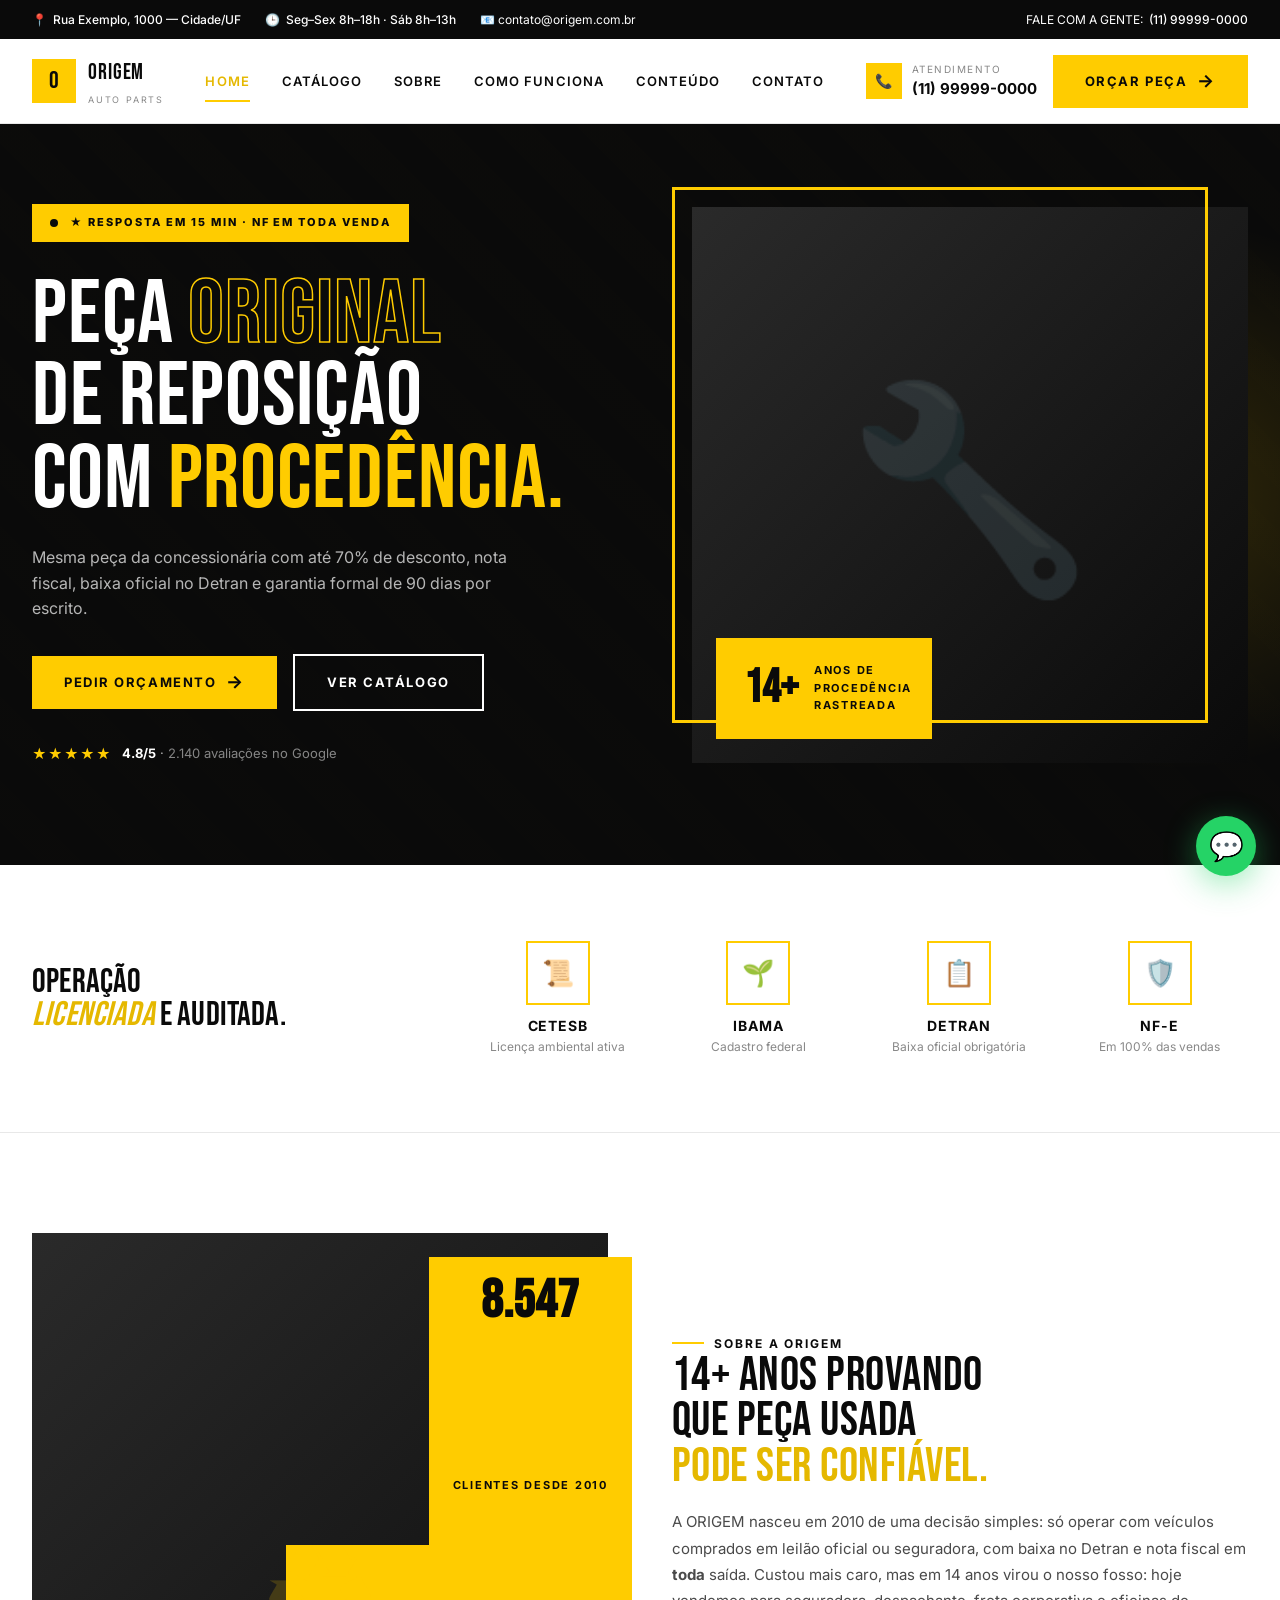
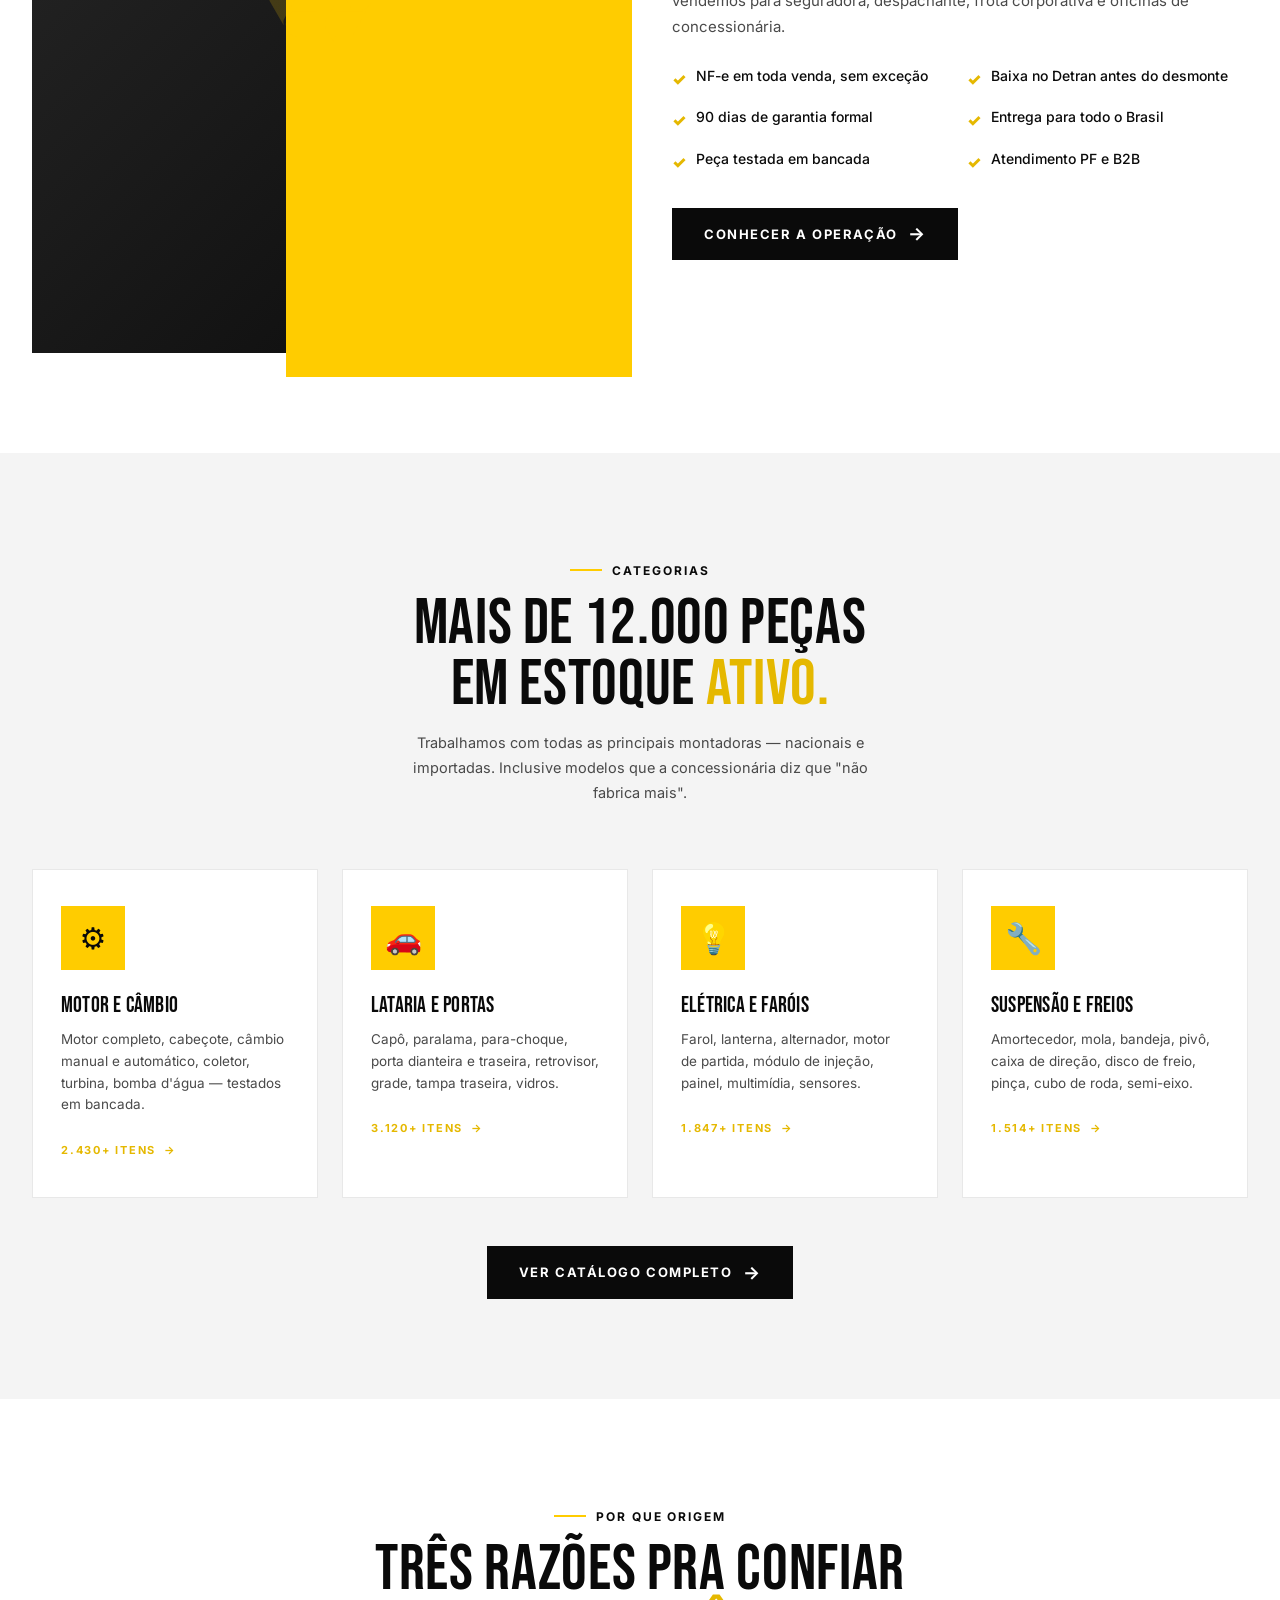
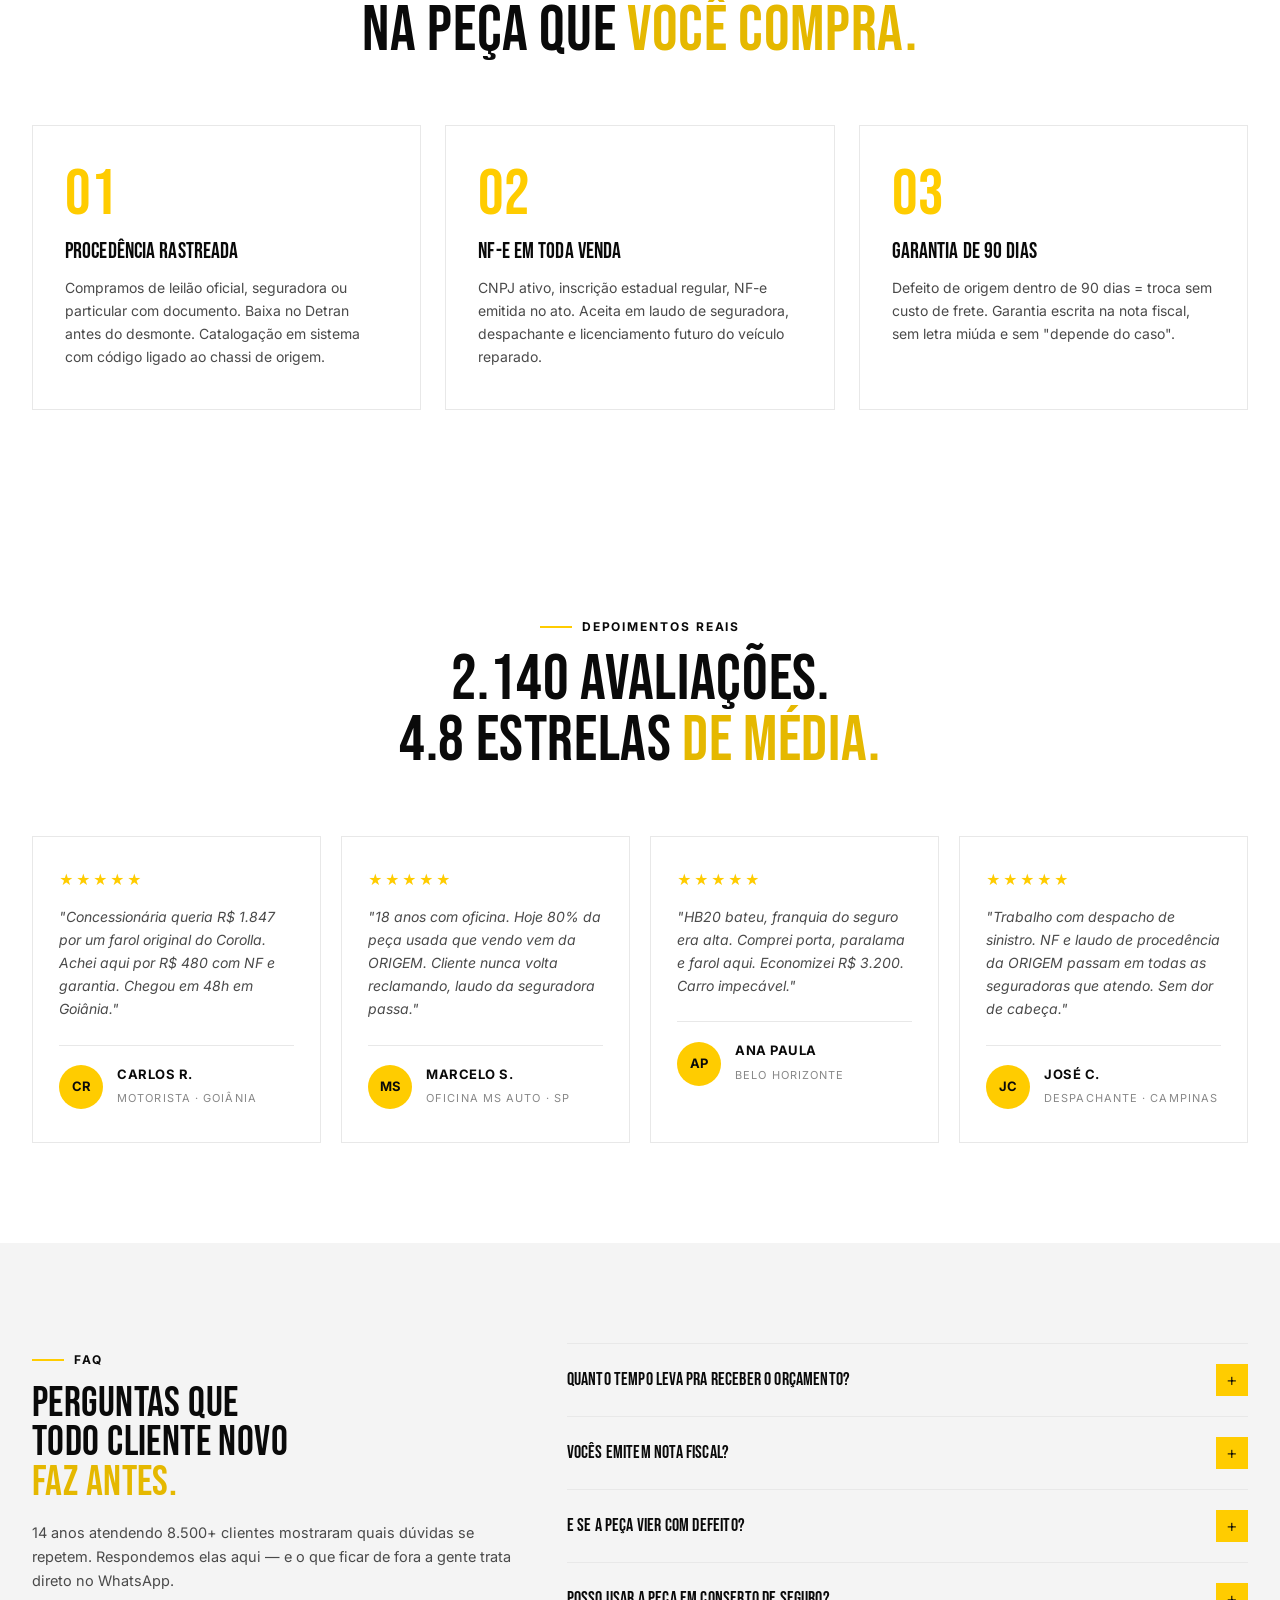
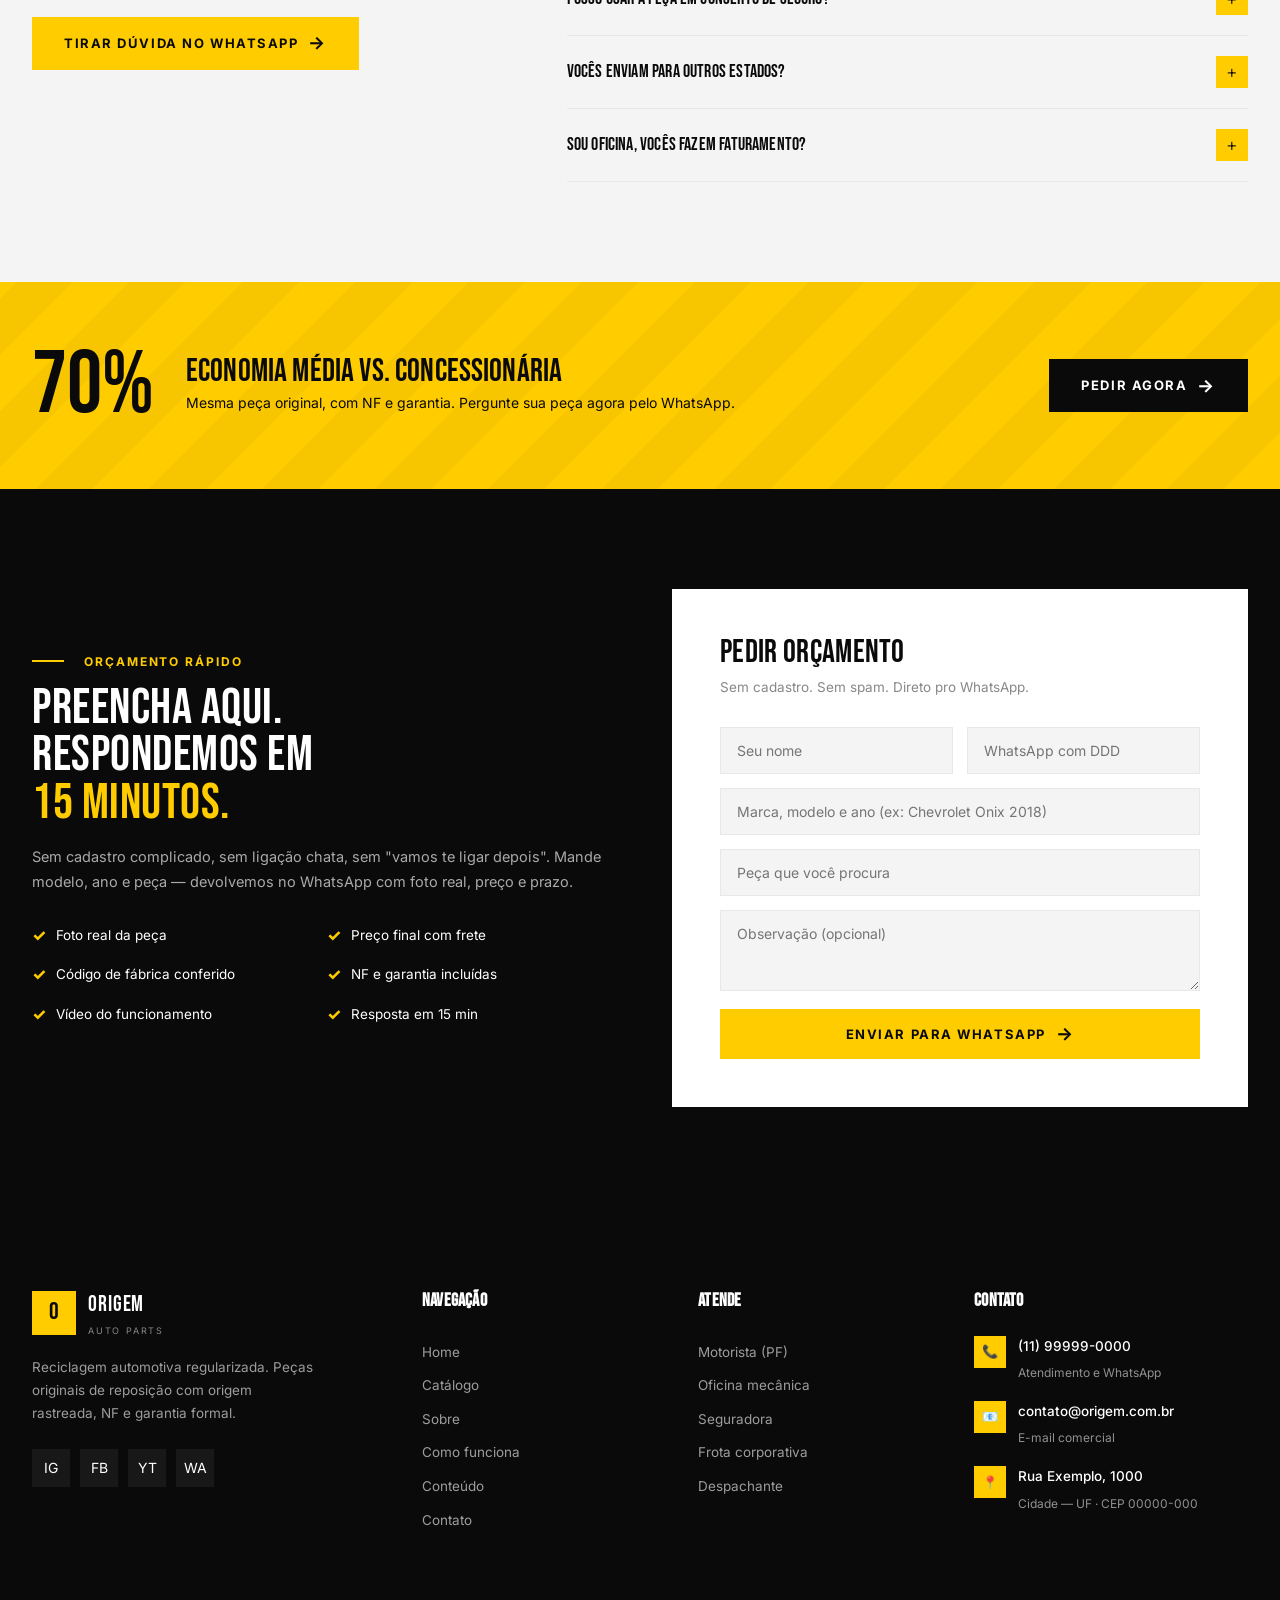
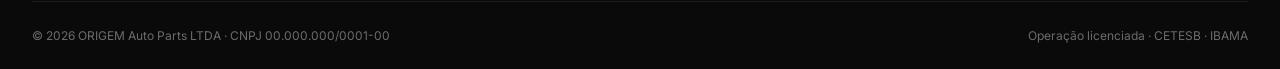
<file: index.html>
<!DOCTYPE html>
<html lang="pt-BR">
<head>
<meta charset="UTF-8">
<meta name="viewport" content="width=device-width, initial-scale=1.0">
<title>ORIGEM Auto Parts — Peças Originais de Reposição com Procedência</title>
<meta name="description" content="Peças automotivas originais com NF, baixa no Detran e garantia formal de 90 dias. Atendemos motorista, oficina e seguradora.">
<link rel="preconnect" href="https://fonts.googleapis.com">
<link rel="preconnect" href="https://fonts.gstatic.com" crossorigin>
<link href="https://fonts.googleapis.com/css2?family=Bebas+Neue&family=Inter:wght@400;500;600;700;800&display=swap" rel="stylesheet">
<link rel="stylesheet" href="assets/style.css">
</head>
<body>

<!-- TOP BAR -->
<div class="topbar">
  <div class="container topbar-inner">
    <div class="topbar-info">
      <span>📍 <strong>Rua Exemplo, 1000 — Cidade/UF</strong></span>
      <span>🕒 <strong>Seg–Sex 8h–18h · Sáb 8h–13h</strong></span>
      <span>📧 contato@origem.com.br</span>
    </div>
    <div class="topbar-info">
      <span>FALE COM A GENTE: <strong>(11) 99999-0000</strong></span>
    </div>
  </div>
</div>

<!-- HEADER -->
<header class="header">
  <div class="container nav">
    <a href="index.html" class="brand">
      <span class="brand-mark">O</span>
      <span class="brand-name">ORIGEM<small>Auto Parts</small></span>
    </a>
    <button class="nav-toggle" aria-label="Menu">☰</button>
    <nav class="nav-menu">
      <a href="index.html" data-page="index">Home</a>
      <a href="catalogo.html" data-page="catalogo">Catálogo</a>
      <a href="sobre.html" data-page="sobre">Sobre</a>
      <a href="como-funciona.html" data-page="como-funciona">Como funciona</a>
      <a href="blog.html" data-page="blog">Conteúdo</a>
      <a href="contato.html" data-page="contato">Contato</a>
    </nav>
    <div class="nav-actions">
      <div class="nav-phone">
        <div class="ic">📞</div>
        <div><small>Atendimento</small><strong>(11) 99999-0000</strong></div>
      </div>
      <a href="#orcamento" class="btn btn-yellow btn-arrow">Orçar peça</a>
    </div>
  </div>
</header>

<!-- HERO -->
<section class="hero">
  <div class="container hero-grid">
    <div class="reveal">
      <span class="hero-badge">★ RESPOSTA EM 15 MIN · NF EM TODA VENDA</span>
      <h1 class="display">
        Peça <span class="outline">original</span><br>
        de reposição<br>
        com <span class="yellow">procedência.</span>
      </h1>
      <p class="lead">Mesma peça da concessionária com até 70% de desconto, nota fiscal, baixa oficial no Detran e garantia formal de 90 dias por escrito.</p>
      <div class="hero-cta">
        <a href="#orcamento" class="btn btn-yellow btn-arrow">Pedir orçamento</a>
        <a href="catalogo.html" class="btn btn-outline">Ver catálogo</a>
      </div>
      <div class="hero-cta" style="margin-top:32px">
        <div class="review">
          <span class="stars">★★★★★</span>
          <span><strong style="color:#fff">4.8/5</strong> · <span style="color:rgba(255,255,255,.5)">2.140 avaliações no Google</span></span>
        </div>
      </div>
    </div>

    <div class="hero-img reveal">
      🔧
      <div class="hero-stat-box">
        <strong>14+</strong>
        <span>Anos de procedência rastreada</span>
      </div>
    </div>
  </div>
</section>

<!-- PROCEDÊNCIA / BARRA -->
<section class="proc-bar">
  <div class="container proc-grid reveal">
    <div class="proc-title">
      Operação<br>
      <span class="yellow">licenciada</span> e auditada.
    </div>
    <div class="proc-items">
      <div class="proc-item">
        <div class="ic">📜</div>
        <h4>CETESB</h4>
        <p>Licença ambiental ativa</p>
      </div>
      <div class="proc-item">
        <div class="ic">🌱</div>
        <h4>IBAMA</h4>
        <p>Cadastro federal</p>
      </div>
      <div class="proc-item">
        <div class="ic">📋</div>
        <h4>DETRAN</h4>
        <p>Baixa oficial obrigatória</p>
      </div>
      <div class="proc-item">
        <div class="ic">🛡️</div>
        <h4>NF-e</h4>
        <p>Em 100% das vendas</p>
      </div>
    </div>
  </div>
</section>

<!-- ABOUT -->
<section class="section">
  <div class="container about-grid">
    <div class="about-img reveal">
      ♻️
      <div class="about-counter">
        <strong>8.547</strong>
        <span>Clientes desde 2010</span>
      </div>
    </div>
    <div class="about-content reveal">
      <span class="eyebrow">Sobre a ORIGEM</span>
      <h2 class="display">14+ anos provando<br>que peça usada<br><span style="color:var(--yellow-dark)">pode ser confiável.</span></h2>
      <p class="desc">A ORIGEM nasceu em 2010 de uma decisão simples: só operar com veículos comprados em leilão oficial ou seguradora, com baixa no Detran e nota fiscal em <strong>toda</strong> saída. Custou mais caro, mas em 14 anos virou o nosso fosso: hoje vendemos para seguradora, despachante, frota corporativa e oficinas de concessionária.</p>
      <ul class="about-points">
        <li>NF-e em toda venda, sem exceção</li>
        <li>Baixa no Detran antes do desmonte</li>
        <li>90 dias de garantia formal</li>
        <li>Entrega para todo o Brasil</li>
        <li>Peça testada em bancada</li>
        <li>Atendimento PF e B2B</li>
      </ul>
      <a href="sobre.html" class="btn btn-black btn-arrow">Conhecer a operação</a>
    </div>
  </div>
</section>

<!-- CATEGORIAS -->
<section class="section section-gray">
  <div class="container">
    <div class="section-head reveal" style="text-align:center">
      <span class="eyebrow" style="justify-content:center">Categorias</span>
      <h2 class="display">Mais de 12.000 peças<br>em estoque <span class="yellow">ativo.</span></h2>
      <p class="desc" style="margin:0 auto">Trabalhamos com todas as principais montadoras — nacionais e importadas. Inclusive modelos que a concessionária diz que "não fabrica mais".</p>
    </div>

    <div class="cats-grid reveal">
      <a href="catalogo.html" class="cat-card">
        <div class="ic">⚙️</div>
        <h3>Motor e câmbio</h3>
        <p>Motor completo, cabeçote, câmbio manual e automático, coletor, turbina, bomba d'água — testados em bancada.</p>
        <span class="more">2.430+ itens</span>
      </a>
      <a href="catalogo.html" class="cat-card">
        <div class="ic">🚗</div>
        <h3>Lataria e portas</h3>
        <p>Capô, paralama, para-choque, porta dianteira e traseira, retrovisor, grade, tampa traseira, vidros.</p>
        <span class="more">3.120+ itens</span>
      </a>
      <a href="catalogo.html" class="cat-card">
        <div class="ic">💡</div>
        <h3>Elétrica e faróis</h3>
        <p>Farol, lanterna, alternador, motor de partida, módulo de injeção, painel, multimídia, sensores.</p>
        <span class="more">1.847+ itens</span>
      </a>
      <a href="catalogo.html" class="cat-card">
        <div class="ic">🔧</div>
        <h3>Suspensão e freios</h3>
        <p>Amortecedor, mola, bandeja, pivô, caixa de direção, disco de freio, pinça, cubo de roda, semi-eixo.</p>
        <span class="more">1.514+ itens</span>
      </a>
    </div>

    <div style="text-align:center;margin-top:48px">
      <a href="catalogo.html" class="btn btn-black btn-arrow">Ver catálogo completo</a>
    </div>
  </div>
</section>

<!-- WHY CHOOSE -->
<section class="section">
  <div class="container">
    <div class="section-head reveal" style="text-align:center">
      <span class="eyebrow" style="justify-content:center">Por que ORIGEM</span>
      <h2 class="display">Três razões pra confiar<br>na peça que <span class="yellow">você compra.</span></h2>
    </div>

    <div class="why-grid reveal">
      <div class="why-card">
        <div class="why-num">01</div>
        <h3>Procedência rastreada</h3>
        <p>Compramos de leilão oficial, seguradora ou particular com documento. Baixa no Detran antes do desmonte. Catalogação em sistema com código ligado ao chassi de origem.</p>
      </div>
      <div class="why-card">
        <div class="why-num">02</div>
        <h3>NF-e em toda venda</h3>
        <p>CNPJ ativo, inscrição estadual regular, NF-e emitida no ato. Aceita em laudo de seguradora, despachante e licenciamento futuro do veículo reparado.</p>
      </div>
      <div class="why-card">
        <div class="why-num">03</div>
        <h3>Garantia de 90 dias</h3>
        <p>Defeito de origem dentro de 90 dias = troca sem custo de frete. Garantia escrita na nota fiscal, sem letra miúda e sem "depende do caso".</p>
      </div>
    </div>
  </div>
</section>

<!-- TESTIMONIALS -->
<section class="section">
  <div class="container">
    <div class="section-head reveal" style="text-align:center">
      <span class="eyebrow" style="justify-content:center">Depoimentos reais</span>
      <h2 class="display">2.140 avaliações.<br>4.8 estrelas <span class="yellow">de média.</span></h2>
    </div>

    <div class="testi-grid reveal">
      <div class="testi-card">
        <div class="testi-stars">★★★★★</div>
        <p class="quote">"Concessionária queria R$ 1.847 por um farol original do Corolla. Achei aqui por R$ 480 com NF e garantia. Chegou em 48h em Goiânia."</p>
        <div class="testi-author">
          <div class="testi-avatar">CR</div>
          <div><strong>Carlos R.</strong><span>Motorista · Goiânia</span></div>
        </div>
      </div>
      <div class="testi-card">
        <div class="testi-stars">★★★★★</div>
        <p class="quote">"18 anos com oficina. Hoje 80% da peça usada que vendo vem da ORIGEM. Cliente nunca volta reclamando, laudo da seguradora passa."</p>
        <div class="testi-author">
          <div class="testi-avatar">MS</div>
          <div><strong>Marcelo S.</strong><span>Oficina MS Auto · SP</span></div>
        </div>
      </div>
      <div class="testi-card">
        <div class="testi-stars">★★★★★</div>
        <p class="quote">"HB20 bateu, franquia do seguro era alta. Comprei porta, paralama e farol aqui. Economizei R$ 3.200. Carro impecável."</p>
        <div class="testi-author">
          <div class="testi-avatar">AP</div>
          <div><strong>Ana Paula</strong><span>Belo Horizonte</span></div>
        </div>
      </div>
      <div class="testi-card">
        <div class="testi-stars">★★★★★</div>
        <p class="quote">"Trabalho com despacho de sinistro. NF e laudo de procedência da ORIGEM passam em todas as seguradoras que atendo. Sem dor de cabeça."</p>
        <div class="testi-author">
          <div class="testi-avatar">JC</div>
          <div><strong>José C.</strong><span>Despachante · Campinas</span></div>
        </div>
      </div>
    </div>
  </div>
</section>

<!-- FAQ -->
<section class="section section-gray">
  <div class="container">
    <div class="faq-wrap">
      <div class="faq-side reveal">
        <span class="eyebrow">FAQ</span>
        <h2 class="display">Perguntas que<br>todo cliente novo<br><span style="color:var(--yellow-dark)">faz antes.</span></h2>
        <p>14 anos atendendo 8.500+ clientes mostraram quais dúvidas se repetem. Respondemos elas aqui — e o que ficar de fora a gente trata direto no WhatsApp.</p>
        <a href="https://wa.me/5511999990000" target="_blank" class="btn btn-yellow btn-arrow">Tirar dúvida no WhatsApp</a>
      </div>

      <div class="faq reveal">
        <div class="faq-item">
          <div class="faq-q">Quanto tempo leva pra receber o orçamento?</div>
          <div class="faq-a">Em horário comercial, resposta em até 15 minutos. Fora desse horário, retornamos no início do próximo expediente — geralmente até as 9h.</div>
        </div>
        <div class="faq-item">
          <div class="faq-q">Vocês emitem nota fiscal?</div>
          <div class="faq-a">Sempre. NF-e emitida no momento da venda e enviada por e-mail e WhatsApp. CNPJ ativo e regular, sem exceção em nenhum valor.</div>
        </div>
        <div class="faq-item">
          <div class="faq-q">E se a peça vier com defeito?</div>
          <div class="faq-a">Você tem 90 dias de garantia contra defeito de origem. Foto/vídeo pelo WhatsApp e fazemos a troca sem custo de frete em até 5 dias úteis.</div>
        </div>
        <div class="faq-item">
          <div class="faq-q">Posso usar a peça em conserto de seguro?</div>
          <div class="faq-a">Sim. Emitimos NF com procedência rastreada e laudo de origem. Aceita por seguradoras e laudos periciais.</div>
        </div>
        <div class="faq-item">
          <div class="faq-q">Vocês enviam para outros estados?</div>
          <div class="faq-a">Sim, para todo o Brasil via transportadora rastreada ou Sedex. Tempo médio: 3 a 7 dias úteis dependendo da região.</div>
        </div>
        <div class="faq-item">
          <div class="faq-q">Sou oficina, vocês fazem faturamento?</div>
          <div class="faq-a">Sim. Após cadastro aprovado (48h), oferecemos faturamento mensal de 15 a 30 dias com desconto progressivo por volume.</div>
        </div>
      </div>
    </div>
  </div>
</section>

<!-- CTA STRIPE -->
<section class="cta-stripe">
  <div class="container cta-stripe-inner">
    <div class="big-num">70%</div>
    <div>
      <h2 class="display">Economia média vs. concessionária</h2>
      <p>Mesma peça original, com NF e garantia. Pergunte sua peça agora pelo WhatsApp.</p>
    </div>
    <a href="https://wa.me/5511999990000" target="_blank" class="btn btn-black btn-arrow">Pedir agora</a>
  </div>
</section>

<!-- BOOKING / ORÇAMENTO -->
<section class="booking" id="orcamento">
  <div class="container booking-grid">
    <div class="booking-info reveal">
      <span class="eyebrow" style="color:var(--yellow)"><span style="background:var(--yellow)"></span> Orçamento rápido</span>
      <h2 class="display" style="color:#fff;margin-top:14px">Preencha aqui.<br>Respondemos em<br><span style="color:var(--yellow)">15 minutos.</span></h2>
      <p>Sem cadastro complicado, sem ligação chata, sem "vamos te ligar depois". Mande modelo, ano e peça — devolvemos no WhatsApp com foto real, preço e prazo.</p>
      <ul class="perks">
        <li>Foto real da peça</li>
        <li>Preço final com frete</li>
        <li>Código de fábrica conferido</li>
        <li>NF e garantia incluídas</li>
        <li>Vídeo do funcionamento</li>
        <li>Resposta em 15 min</li>
      </ul>
    </div>

    <div class="booking-form reveal">
      <h3 class="display">Pedir orçamento</h3>
      <p class="desc">Sem cadastro. Sem spam. Direto pro WhatsApp.</p>
      <form onsubmit="enviarWA(event)">
        <input type="text" id="nome" placeholder="Seu nome" required>
        <input type="tel" id="tel" placeholder="WhatsApp com DDD" required>
        <input type="text" id="carro" class="full" placeholder="Marca, modelo e ano (ex: Chevrolet Onix 2018)" required>
        <input type="text" id="peca" class="full" placeholder="Peça que você procura" required>
        <textarea id="msg" class="full" placeholder="Observação (opcional)" rows="3"></textarea>
        <button type="submit" class="btn btn-yellow btn-arrow">Enviar para WhatsApp</button>
      </form>
    </div>
  </div>
</section>

<!-- FOOTER -->
<footer class="footer">
  <div class="container">
    <div class="footer-grid">
      <div class="footer-brand">
        <a href="index.html" class="brand">
          <span class="brand-mark">O</span>
          <span class="brand-name">ORIGEM<small>Auto Parts</small></span>
        </a>
        <p>Reciclagem automotiva regularizada. Peças originais de reposição com origem rastreada, NF e garantia formal.</p>
        <div class="social">
          <a href="#" aria-label="Instagram">IG</a>
          <a href="#" aria-label="Facebook">FB</a>
          <a href="#" aria-label="YouTube">YT</a>
          <a href="#" aria-label="WhatsApp">WA</a>
        </div>
      </div>
      <div class="footer-col">
        <h5>Navegação</h5>
        <a href="index.html">Home</a>
        <a href="catalogo.html">Catálogo</a>
        <a href="sobre.html">Sobre</a>
        <a href="como-funciona.html">Como funciona</a>
        <a href="blog.html">Conteúdo</a>
        <a href="contato.html">Contato</a>
      </div>
      <div class="footer-col">
        <h5>Atende</h5>
        <a>Motorista (PF)</a>
        <a>Oficina mecânica</a>
        <a>Seguradora</a>
        <a>Frota corporativa</a>
        <a>Despachante</a>
      </div>
      <div class="footer-contact">
        <h5>Contato</h5>
        <div class="info"><div class="ic">📞</div><div><strong>(11) 99999-0000</strong><span>Atendimento e WhatsApp</span></div></div>
        <div class="info"><div class="ic">📧</div><div><strong>contato@origem.com.br</strong><span>E-mail comercial</span></div></div>
        <div class="info"><div class="ic">📍</div><div><strong>Rua Exemplo, 1000</strong><span>Cidade — UF · CEP 00000-000</span></div></div>
      </div>
    </div>
    <div class="footer-bottom">
      <div>© 2026 ORIGEM Auto Parts LTDA · CNPJ 00.000.000/0001-00</div>
      <div>Operação licenciada · CETESB · IBAMA</div>
    </div>
  </div>
</footer>

<a href="https://wa.me/5511999990000?text=Olá!%20Preciso%20de%20uma%20peça" class="wa-float" target="_blank" rel="noopener" aria-label="WhatsApp">💬</a>

<script src="assets/script.js"></script>
</body>
</html>
</file>
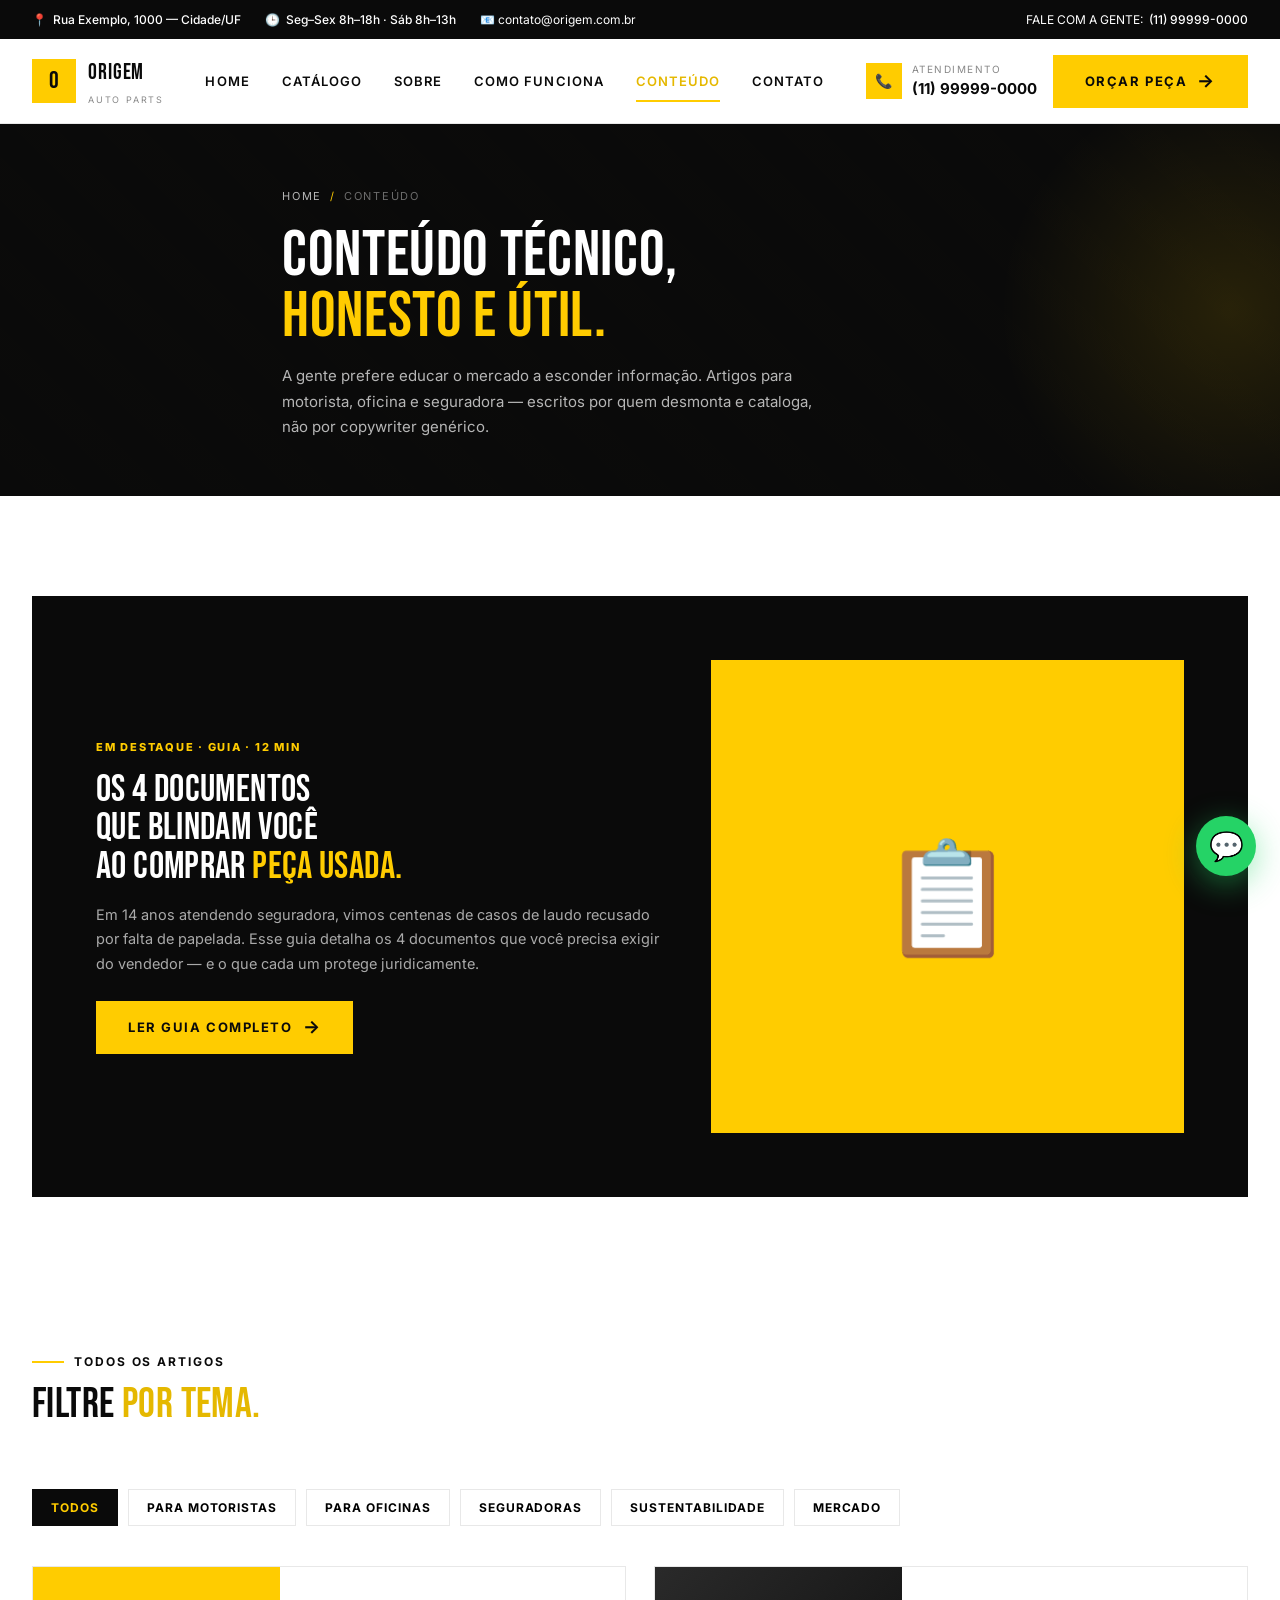
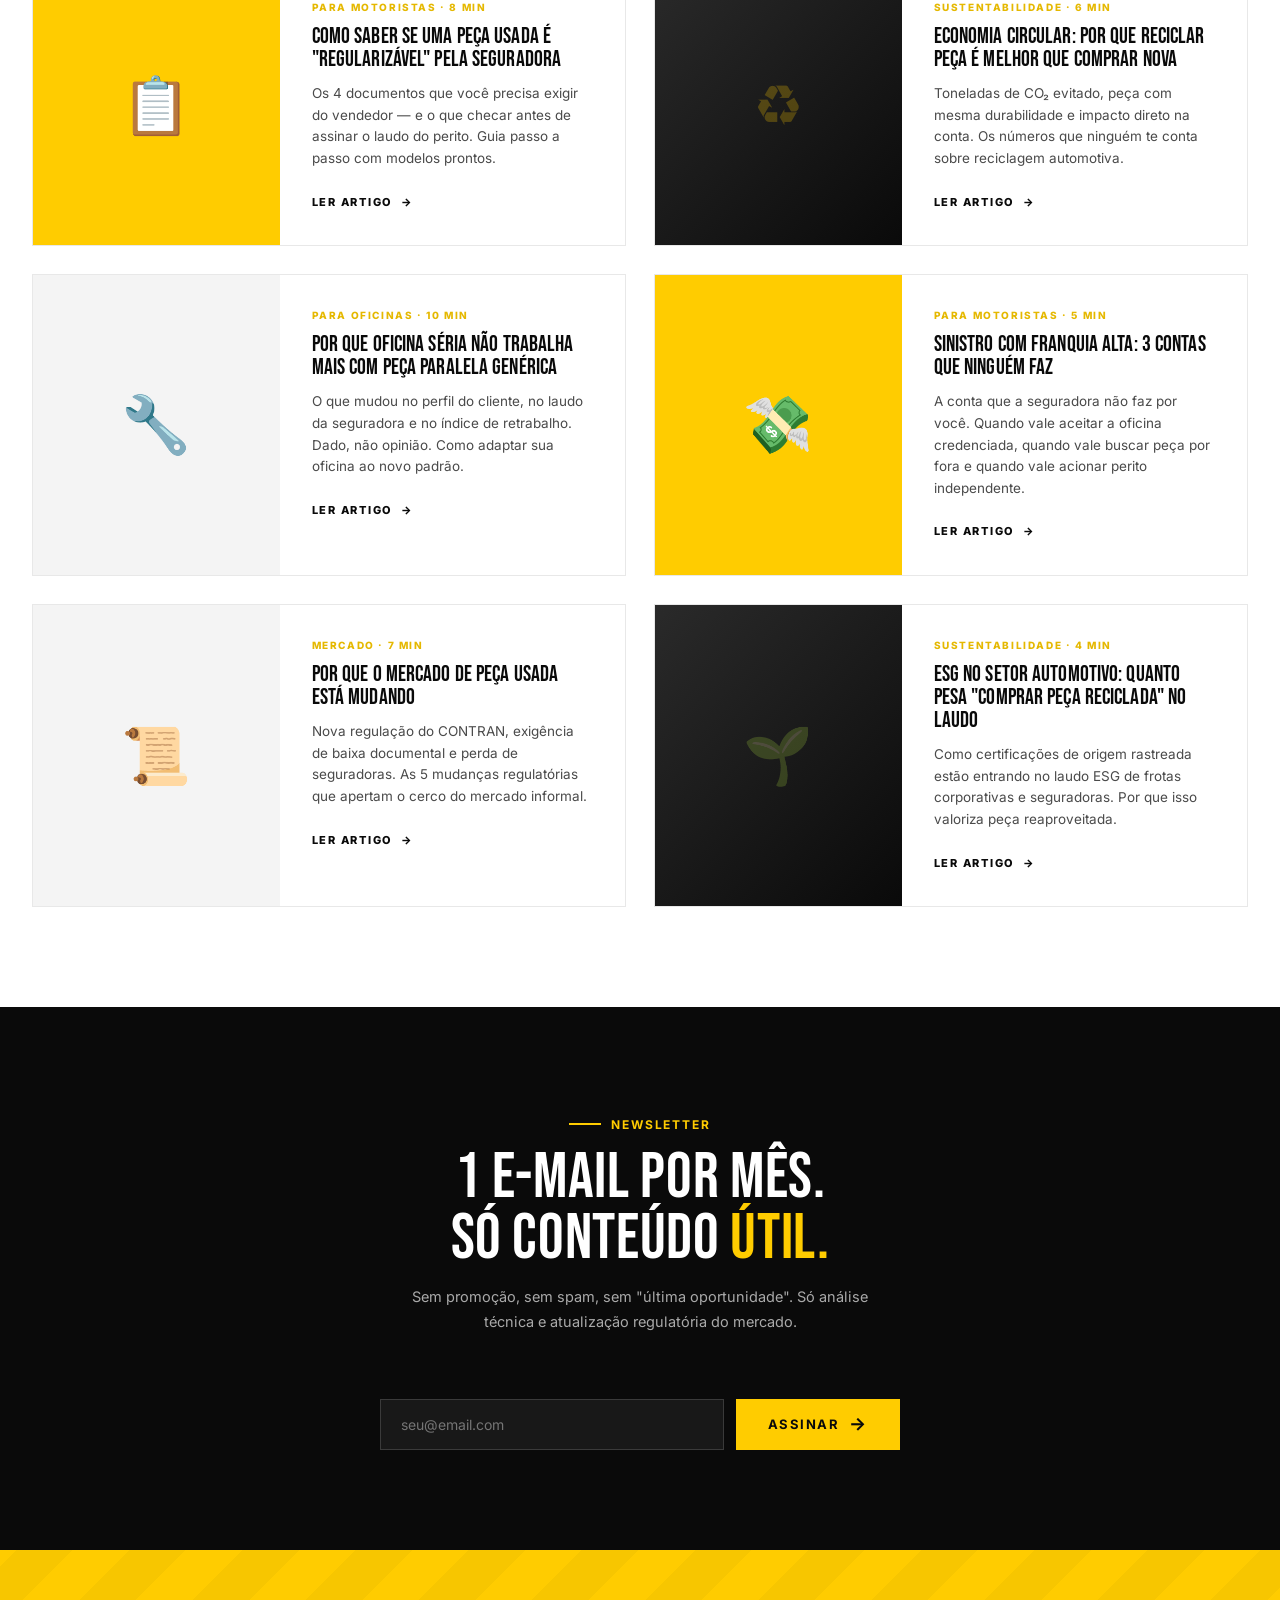
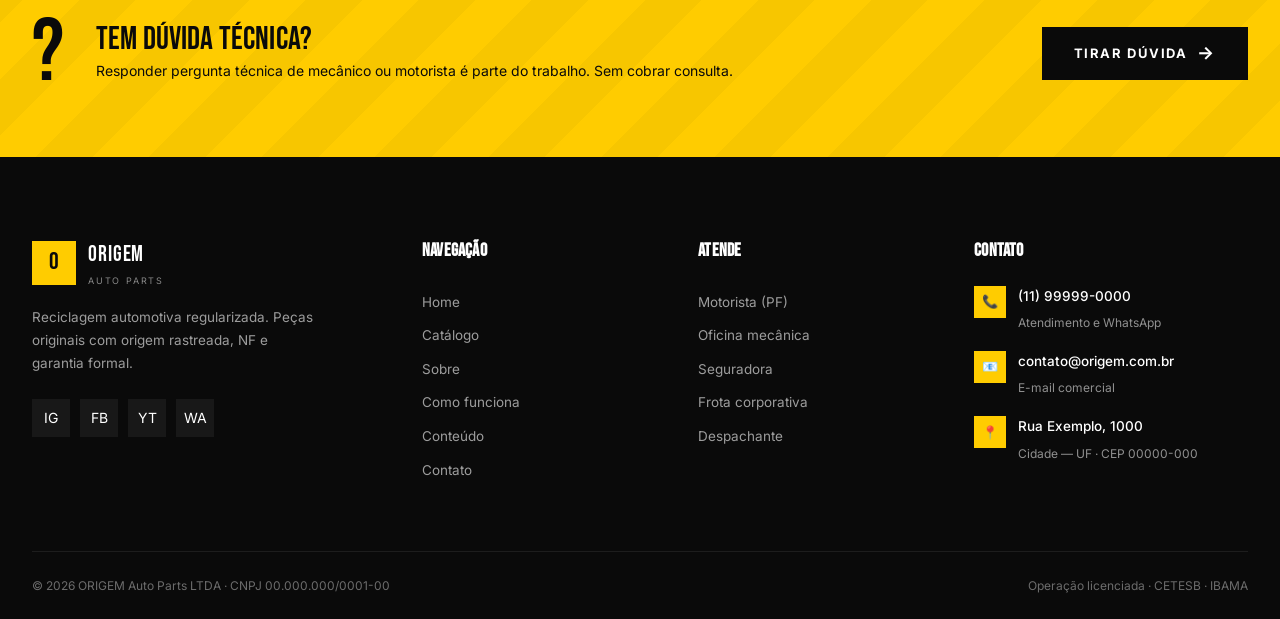
<file: blog.html>
<!DOCTYPE html>
<html lang="pt-BR">
<head>
<meta charset="UTF-8">
<meta name="viewport" content="width=device-width, initial-scale=1.0">
<title>Conteúdo · ORIGEM Auto Parts</title>
<meta name="description" content="Artigos técnicos sobre compra de peça usada, laudo de seguro, economia circular e mercado de reciclagem automotiva.">
<link rel="preconnect" href="https://fonts.googleapis.com">
<link rel="preconnect" href="https://fonts.gstatic.com" crossorigin>
<link href="https://fonts.googleapis.com/css2?family=Bebas+Neue&family=Inter:wght@400;500;600;700;800&display=swap" rel="stylesheet">
<link rel="stylesheet" href="assets/style.css">
</head>
<body>

<div class="topbar">
  <div class="container topbar-inner">
    <div class="topbar-info">
      <span>📍 <strong>Rua Exemplo, 1000 — Cidade/UF</strong></span>
      <span>🕒 <strong>Seg–Sex 8h–18h · Sáb 8h–13h</strong></span>
      <span>📧 contato@origem.com.br</span>
    </div>
    <div class="topbar-info"><span>FALE COM A GENTE: <strong>(11) 99999-0000</strong></span></div>
  </div>
</div>

<header class="header">
  <div class="container nav">
    <a href="index.html" class="brand"><span class="brand-mark">O</span><span class="brand-name">ORIGEM<small>Auto Parts</small></span></a>
    <button class="nav-toggle" aria-label="Menu">☰</button>
    <nav class="nav-menu">
      <a href="index.html" data-page="index">Home</a>
      <a href="catalogo.html" data-page="catalogo">Catálogo</a>
      <a href="sobre.html" data-page="sobre">Sobre</a>
      <a href="como-funciona.html" data-page="como-funciona">Como funciona</a>
      <a href="blog.html" data-page="blog">Conteúdo</a>
      <a href="contato.html" data-page="contato">Contato</a>
    </nav>
    <div class="nav-actions">
      <div class="nav-phone"><div class="ic">📞</div><div><small>Atendimento</small><strong>(11) 99999-0000</strong></div></div>
      <a href="contato.html" class="btn btn-yellow btn-arrow">Orçar peça</a>
    </div>
  </div>
</header>

<section class="hero-page">
  <div class="container hero-page-inner">
    <div class="breadcrumb"><a href="index.html">Home</a><span class="sep">/</span>Conteúdo</div>
    <h1 class="display">Conteúdo técnico,<br><span class="yellow">honesto e útil.</span></h1>
    <p class="lead">A gente prefere educar o mercado a esconder informação. Artigos para motorista, oficina e seguradora — escritos por quem desmonta e cataloga, não por copywriter genérico.</p>
  </div>
</section>

<!-- FEATURED POST -->
<section class="section">
  <div class="container">
    <article class="featured-post reveal">
      <div>
        <div class="post-tag">Em destaque · Guia · 12 min</div>
        <h2 class="display">Os 4 documentos<br>que blindam você<br>ao comprar <span style="color:var(--yellow)">peça usada.</span></h2>
        <p>Em 14 anos atendendo seguradora, vimos centenas de casos de laudo recusado por falta de papelada. Esse guia detalha os 4 documentos que você precisa exigir do vendedor — e o que cada um protege juridicamente.</p>
        <a href="#" class="btn btn-yellow btn-arrow">Ler guia completo</a>
      </div>
      <div class="featured-img">📋</div>
    </article>
  </div>
</section>

<!-- LISTA DE POSTS -->
<section class="section" style="padding-top:0">
  <div class="container">
    <div class="section-head reveal">
      <span class="eyebrow">Todos os artigos</span>
      <h2 class="display" style="font-size:42px;margin-top:14px">Filtre <span class="yellow">por tema.</span></h2>
    </div>

    <div class="filters reveal">
      <button class="filter-chip active">Todos</button>
      <button class="filter-chip">Para motoristas</button>
      <button class="filter-chip">Para oficinas</button>
      <button class="filter-chip">Seguradoras</button>
      <button class="filter-chip">Sustentabilidade</button>
      <button class="filter-chip">Mercado</button>
    </div>

    <div class="posts-list reveal">
      <article class="post-big">
        <div class="post-img img-1">📋</div>
        <div class="post-body">
          <div class="post-tag">Para motoristas · 8 min</div>
          <h3>Como saber se uma peça usada é "regularizável" pela seguradora</h3>
          <p>Os 4 documentos que você precisa exigir do vendedor — e o que checar antes de assinar o laudo do perito. Guia passo a passo com modelos prontos.</p>
          <a href="#" class="read">Ler artigo</a>
        </div>
      </article>

      <article class="post-big">
        <div class="post-img img-2">♻️</div>
        <div class="post-body">
          <div class="post-tag">Sustentabilidade · 6 min</div>
          <h3>Economia circular: por que reciclar peça é melhor que comprar nova</h3>
          <p>Toneladas de CO₂ evitado, peça com mesma durabilidade e impacto direto na conta. Os números que ninguém te conta sobre reciclagem automotiva.</p>
          <a href="#" class="read">Ler artigo</a>
        </div>
      </article>

      <article class="post-big">
        <div class="post-img img-3">🔧</div>
        <div class="post-body">
          <div class="post-tag">Para oficinas · 10 min</div>
          <h3>Por que oficina séria não trabalha mais com peça paralela genérica</h3>
          <p>O que mudou no perfil do cliente, no laudo da seguradora e no índice de retrabalho. Dado, não opinião. Como adaptar sua oficina ao novo padrão.</p>
          <a href="#" class="read">Ler artigo</a>
        </div>
      </article>

      <article class="post-big">
        <div class="post-img img-1">💸</div>
        <div class="post-body">
          <div class="post-tag">Para motoristas · 5 min</div>
          <h3>Sinistro com franquia alta: 3 contas que ninguém faz</h3>
          <p>A conta que a seguradora não faz por você. Quando vale aceitar a oficina credenciada, quando vale buscar peça por fora e quando vale acionar perito independente.</p>
          <a href="#" class="read">Ler artigo</a>
        </div>
      </article>

      <article class="post-big">
        <div class="post-img img-3">📜</div>
        <div class="post-body">
          <div class="post-tag">Mercado · 7 min</div>
          <h3>Por que o mercado de peça usada está mudando</h3>
          <p>Nova regulação do CONTRAN, exigência de baixa documental e perda de seguradoras. As 5 mudanças regulatórias que apertam o cerco do mercado informal.</p>
          <a href="#" class="read">Ler artigo</a>
        </div>
      </article>

      <article class="post-big">
        <div class="post-img img-2">🌱</div>
        <div class="post-body">
          <div class="post-tag">Sustentabilidade · 4 min</div>
          <h3>ESG no setor automotivo: quanto pesa "comprar peça reciclada" no laudo</h3>
          <p>Como certificações de origem rastreada estão entrando no laudo ESG de frotas corporativas e seguradoras. Por que isso valoriza peça reaproveitada.</p>
          <a href="#" class="read">Ler artigo</a>
        </div>
      </article>
    </div>
  </div>
</section>

<!-- NEWSLETTER -->
<section class="section section-black">
  <div class="container-narrow">
    <div class="section-head reveal" style="text-align:center">
      <span class="eyebrow" style="color:var(--yellow);justify-content:center">Newsletter</span>
      <h2 class="display">1 e-mail por mês.<br>Só conteúdo <span class="yellow">útil.</span></h2>
      <p class="desc" style="margin:0 auto">Sem promoção, sem spam, sem "última oportunidade". Só análise técnica e atualização regulatória do mercado.</p>
    </div>
    <form class="reveal" style="display:flex;gap:12px;max-width:520px;margin:32px auto 0;flex-wrap:wrap" onsubmit="event.preventDefault();alert('Cadastro feito — em breve você recebe a primeira edição.')">
      <input type="email" placeholder="seu@email.com" required style="flex:1;min-width:240px;padding:16px 20px;background:rgba(255,255,255,.06);border:1px solid rgba(255,255,255,.15);color:#fff;font-size:14px;font-family:inherit">
      <button type="submit" class="btn btn-yellow btn-arrow">Assinar</button>
    </form>
  </div>
</section>

<!-- CTA -->
<section class="cta-stripe">
  <div class="container cta-stripe-inner">
    <div class="big-num">?</div>
    <div>
      <h2 class="display">Tem dúvida técnica?</h2>
      <p>Responder pergunta técnica de mecânico ou motorista é parte do trabalho. Sem cobrar consulta.</p>
    </div>
    <a href="https://wa.me/5511999990000?text=Tenho%20uma%20dúvida%20técnica" target="_blank" class="btn btn-black btn-arrow">Tirar dúvida</a>
  </div>
</section>

<footer class="footer">
  <div class="container">
    <div class="footer-grid">
      <div class="footer-brand">
        <a href="index.html" class="brand"><span class="brand-mark">O</span><span class="brand-name">ORIGEM<small>Auto Parts</small></span></a>
        <p>Reciclagem automotiva regularizada. Peças originais com origem rastreada, NF e garantia formal.</p>
        <div class="social"><a href="#">IG</a><a href="#">FB</a><a href="#">YT</a><a href="#">WA</a></div>
      </div>
      <div class="footer-col"><h5>Navegação</h5>
        <a href="index.html">Home</a><a href="catalogo.html">Catálogo</a>
        <a href="sobre.html">Sobre</a><a href="como-funciona.html">Como funciona</a>
        <a href="blog.html">Conteúdo</a><a href="contato.html">Contato</a>
      </div>
      <div class="footer-col"><h5>Atende</h5>
        <a>Motorista (PF)</a><a>Oficina mecânica</a><a>Seguradora</a>
        <a>Frota corporativa</a><a>Despachante</a>
      </div>
      <div class="footer-contact"><h5>Contato</h5>
        <div class="info"><div class="ic">📞</div><div><strong>(11) 99999-0000</strong><span>Atendimento e WhatsApp</span></div></div>
        <div class="info"><div class="ic">📧</div><div><strong>contato@origem.com.br</strong><span>E-mail comercial</span></div></div>
        <div class="info"><div class="ic">📍</div><div><strong>Rua Exemplo, 1000</strong><span>Cidade — UF · CEP 00000-000</span></div></div>
      </div>
    </div>
    <div class="footer-bottom">
      <div>© 2026 ORIGEM Auto Parts LTDA · CNPJ 00.000.000/0001-00</div>
      <div>Operação licenciada · CETESB · IBAMA</div>
    </div>
  </div>
</footer>

<a href="https://wa.me/5511999990000" class="wa-float" target="_blank" rel="noopener" aria-label="WhatsApp">💬</a>
<script src="assets/script.js"></script>
</body>
</html>
</file>
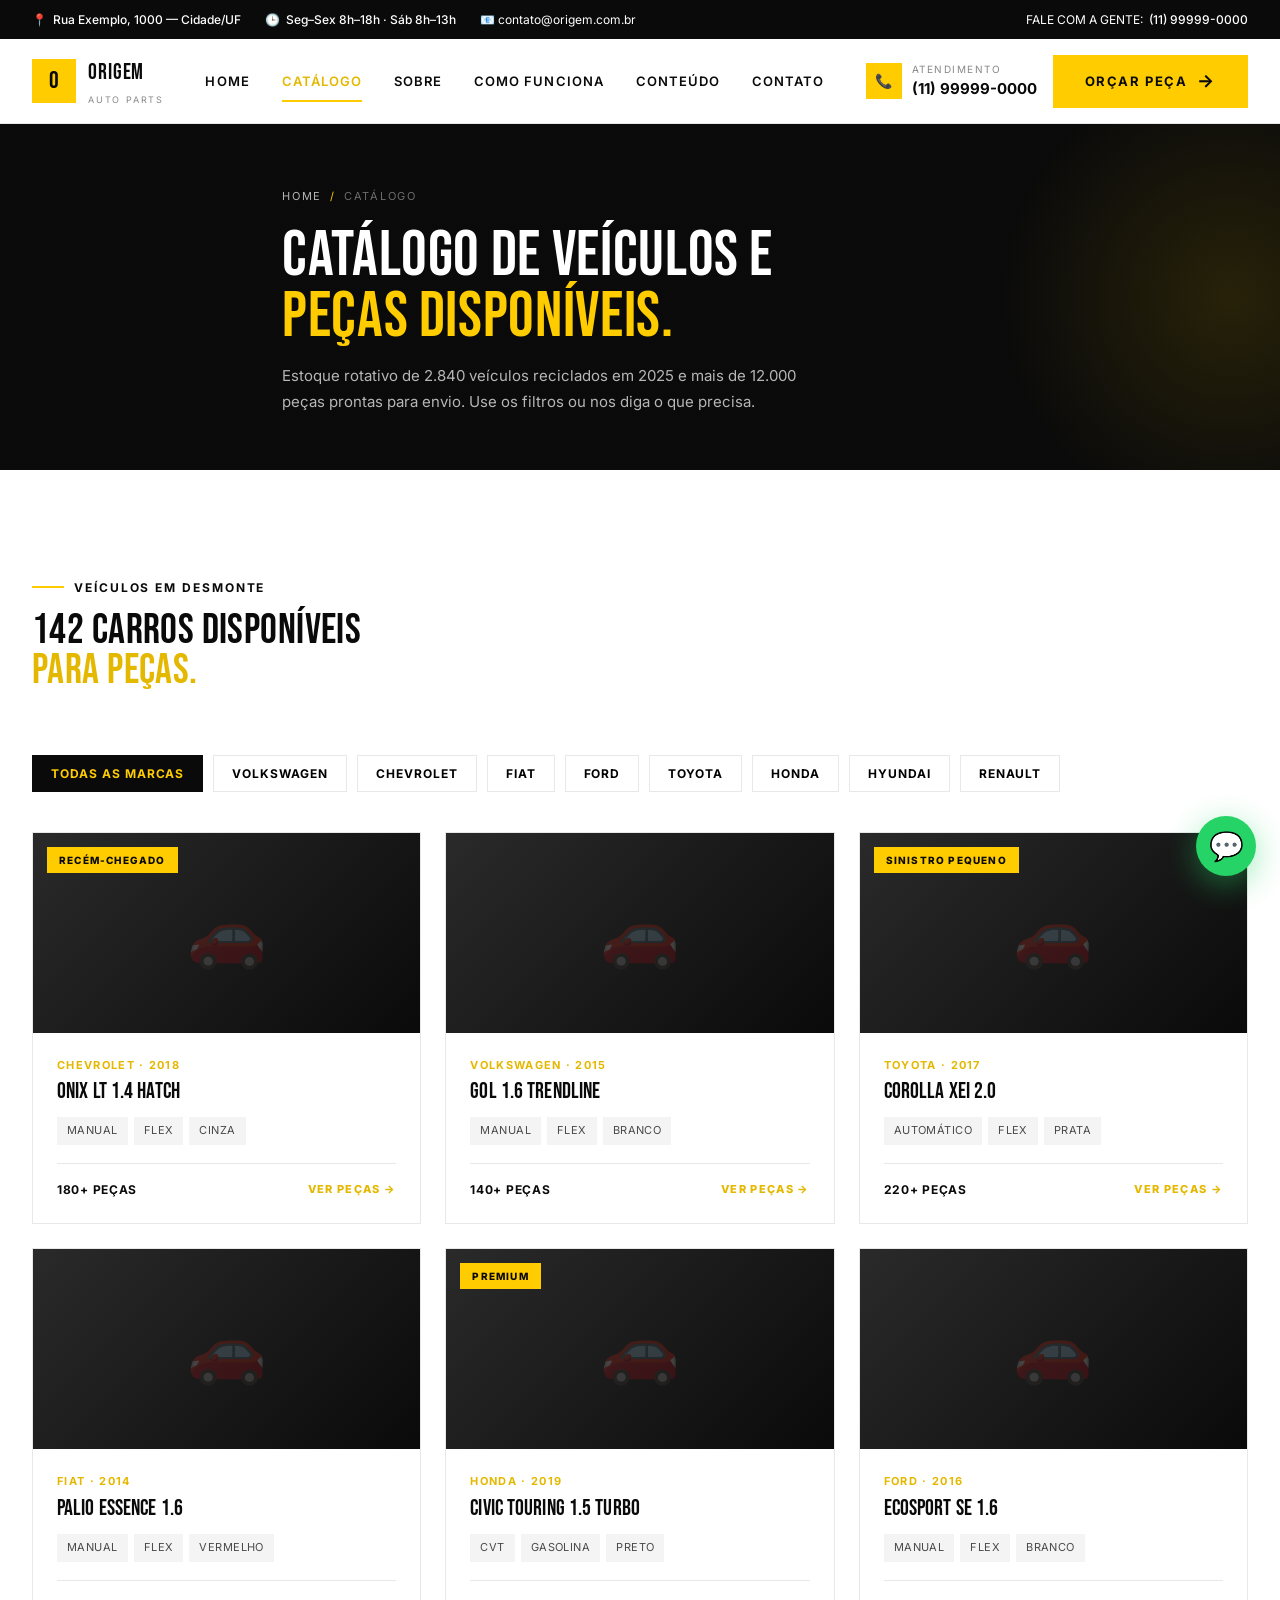
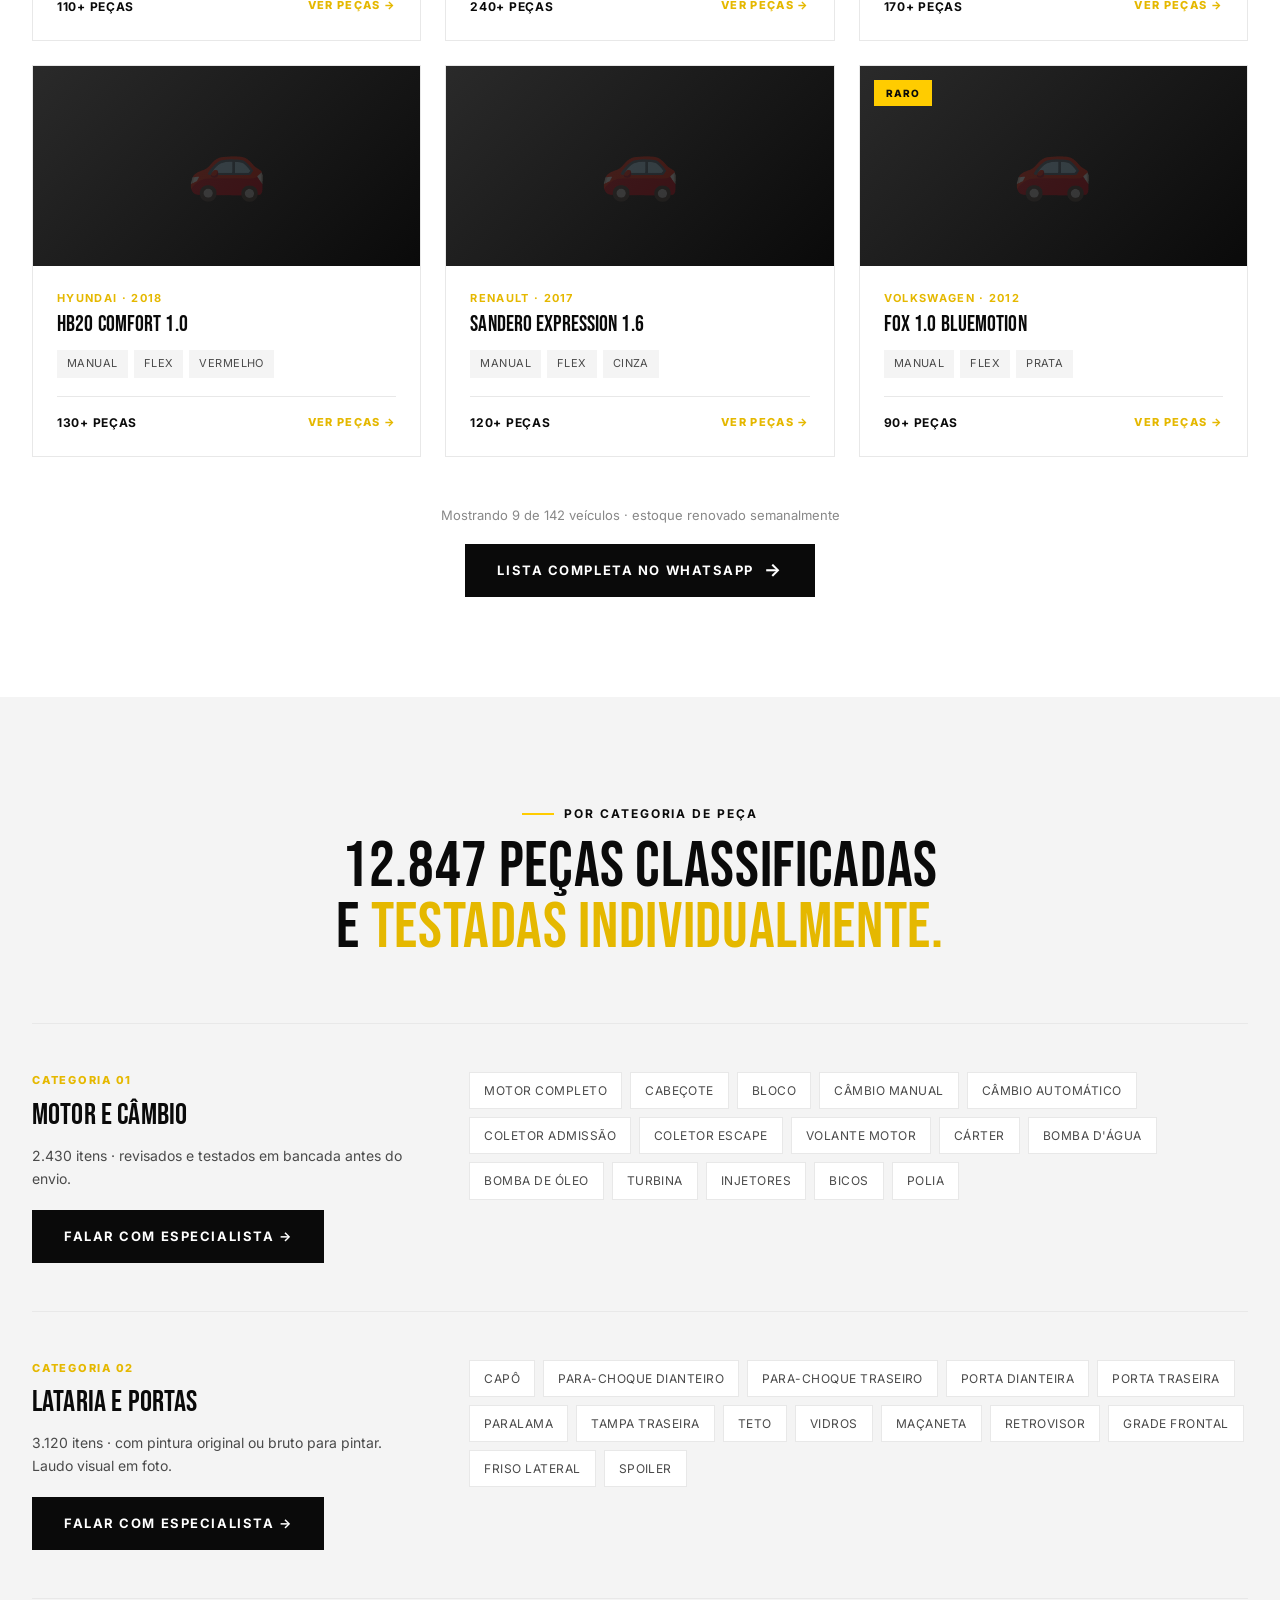
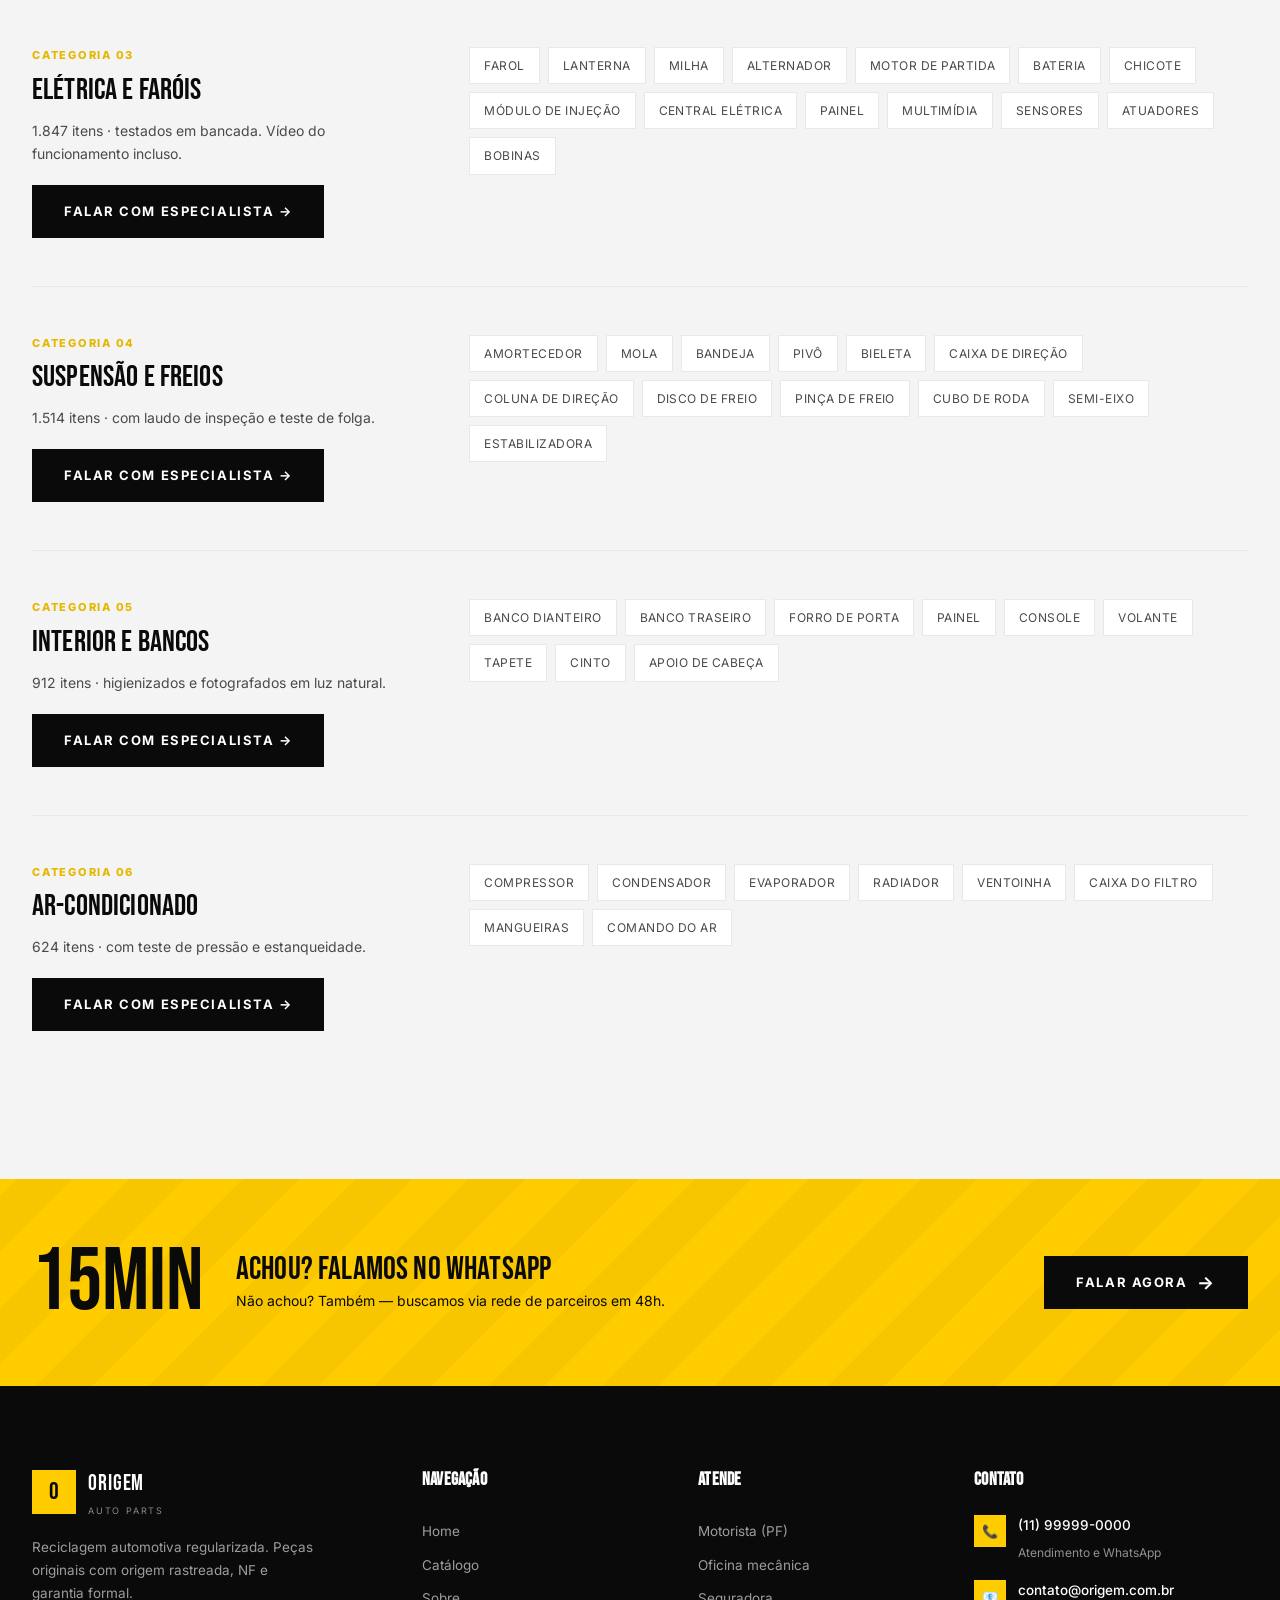
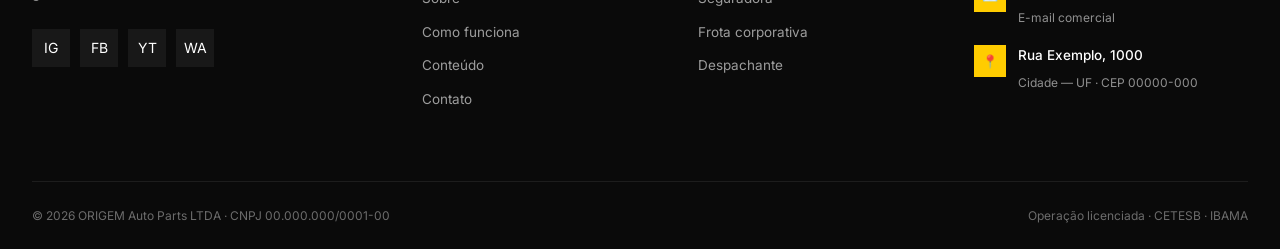
<file: catalogo.html>
<!DOCTYPE html>
<html lang="pt-BR">
<head>
<meta charset="UTF-8">
<meta name="viewport" content="width=device-width, initial-scale=1.0">
<title>Catálogo · ORIGEM Auto Parts</title>
<meta name="description" content="Mais de 12.000 peças de reposição em estoque ativo. Filtre por marca, modelo e categoria.">
<link rel="preconnect" href="https://fonts.googleapis.com">
<link rel="preconnect" href="https://fonts.gstatic.com" crossorigin>
<link href="https://fonts.googleapis.com/css2?family=Bebas+Neue&family=Inter:wght@400;500;600;700;800&display=swap" rel="stylesheet">
<link rel="stylesheet" href="assets/style.css">
</head>
<body>

<div class="topbar">
  <div class="container topbar-inner">
    <div class="topbar-info">
      <span>📍 <strong>Rua Exemplo, 1000 — Cidade/UF</strong></span>
      <span>🕒 <strong>Seg–Sex 8h–18h · Sáb 8h–13h</strong></span>
      <span>📧 contato@origem.com.br</span>
    </div>
    <div class="topbar-info"><span>FALE COM A GENTE: <strong>(11) 99999-0000</strong></span></div>
  </div>
</div>

<header class="header">
  <div class="container nav">
    <a href="index.html" class="brand"><span class="brand-mark">O</span><span class="brand-name">ORIGEM<small>Auto Parts</small></span></a>
    <button class="nav-toggle" aria-label="Menu">☰</button>
    <nav class="nav-menu">
      <a href="index.html" data-page="index">Home</a>
      <a href="catalogo.html" data-page="catalogo">Catálogo</a>
      <a href="sobre.html" data-page="sobre">Sobre</a>
      <a href="como-funciona.html" data-page="como-funciona">Como funciona</a>
      <a href="blog.html" data-page="blog">Conteúdo</a>
      <a href="contato.html" data-page="contato">Contato</a>
    </nav>
    <div class="nav-actions">
      <div class="nav-phone"><div class="ic">📞</div><div><small>Atendimento</small><strong>(11) 99999-0000</strong></div></div>
      <a href="contato.html" class="btn btn-yellow btn-arrow">Orçar peça</a>
    </div>
  </div>
</header>

<section class="hero-page">
  <div class="container hero-page-inner">
    <div class="breadcrumb"><a href="index.html">Home</a><span class="sep">/</span>Catálogo</div>
    <h1 class="display">Catálogo de veículos e<br><span class="yellow">peças disponíveis.</span></h1>
    <p class="lead">Estoque rotativo de 2.840 veículos reciclados em 2025 e mais de 12.000 peças prontas para envio. Use os filtros ou nos diga o que precisa.</p>
  </div>
</section>

<!-- VEÍCULOS EM DESMONTE -->
<section class="section">
  <div class="container">
    <div class="section-head reveal">
      <span class="eyebrow">Veículos em desmonte</span>
      <h2 class="display" style="font-size:42px;margin-top:14px">142 carros disponíveis<br><span class="yellow">para peças.</span></h2>
    </div>

    <div class="filters reveal">
      <button class="filter-chip active" data-filter="all">Todas as marcas</button>
      <button class="filter-chip" data-filter="vw">Volkswagen</button>
      <button class="filter-chip" data-filter="chevrolet">Chevrolet</button>
      <button class="filter-chip" data-filter="fiat">Fiat</button>
      <button class="filter-chip" data-filter="ford">Ford</button>
      <button class="filter-chip" data-filter="toyota">Toyota</button>
      <button class="filter-chip" data-filter="honda">Honda</button>
      <button class="filter-chip" data-filter="hyundai">Hyundai</button>
      <button class="filter-chip" data-filter="renault">Renault</button>
    </div>

    <div class="cars-grid reveal">
      <article class="car-card" data-brand="chevrolet">
        <div class="car-img">🚗<div class="car-badge">Recém-chegado</div></div>
        <div class="car-body">
          <div class="car-meta">Chevrolet · 2018</div>
          <h3>Onix LT 1.4 Hatch</h3>
          <div class="car-specs"><span>Manual</span><span>Flex</span><span>Cinza</span></div>
          <div class="car-cta"><strong>180+ peças</strong><a href="contato.html">Ver peças →</a></div>
        </div>
      </article>
      <article class="car-card" data-brand="vw">
        <div class="car-img">🚗</div>
        <div class="car-body">
          <div class="car-meta">Volkswagen · 2015</div>
          <h3>Gol 1.6 Trendline</h3>
          <div class="car-specs"><span>Manual</span><span>Flex</span><span>Branco</span></div>
          <div class="car-cta"><strong>140+ peças</strong><a href="contato.html">Ver peças →</a></div>
        </div>
      </article>
      <article class="car-card" data-brand="toyota">
        <div class="car-img">🚗<div class="car-badge">Sinistro pequeno</div></div>
        <div class="car-body">
          <div class="car-meta">Toyota · 2017</div>
          <h3>Corolla XEi 2.0</h3>
          <div class="car-specs"><span>Automático</span><span>Flex</span><span>Prata</span></div>
          <div class="car-cta"><strong>220+ peças</strong><a href="contato.html">Ver peças →</a></div>
        </div>
      </article>
      <article class="car-card" data-brand="fiat">
        <div class="car-img">🚗</div>
        <div class="car-body">
          <div class="car-meta">Fiat · 2014</div>
          <h3>Palio Essence 1.6</h3>
          <div class="car-specs"><span>Manual</span><span>Flex</span><span>Vermelho</span></div>
          <div class="car-cta"><strong>110+ peças</strong><a href="contato.html">Ver peças →</a></div>
        </div>
      </article>
      <article class="car-card" data-brand="honda">
        <div class="car-img">🚗<div class="car-badge">Premium</div></div>
        <div class="car-body">
          <div class="car-meta">Honda · 2019</div>
          <h3>Civic Touring 1.5 Turbo</h3>
          <div class="car-specs"><span>CVT</span><span>Gasolina</span><span>Preto</span></div>
          <div class="car-cta"><strong>240+ peças</strong><a href="contato.html">Ver peças →</a></div>
        </div>
      </article>
      <article class="car-card" data-brand="ford">
        <div class="car-img">🚗</div>
        <div class="car-body">
          <div class="car-meta">Ford · 2016</div>
          <h3>EcoSport SE 1.6</h3>
          <div class="car-specs"><span>Manual</span><span>Flex</span><span>Branco</span></div>
          <div class="car-cta"><strong>170+ peças</strong><a href="contato.html">Ver peças →</a></div>
        </div>
      </article>
      <article class="car-card" data-brand="hyundai">
        <div class="car-img">🚗</div>
        <div class="car-body">
          <div class="car-meta">Hyundai · 2018</div>
          <h3>HB20 Comfort 1.0</h3>
          <div class="car-specs"><span>Manual</span><span>Flex</span><span>Vermelho</span></div>
          <div class="car-cta"><strong>130+ peças</strong><a href="contato.html">Ver peças →</a></div>
        </div>
      </article>
      <article class="car-card" data-brand="renault">
        <div class="car-img">🚗</div>
        <div class="car-body">
          <div class="car-meta">Renault · 2017</div>
          <h3>Sandero Expression 1.6</h3>
          <div class="car-specs"><span>Manual</span><span>Flex</span><span>Cinza</span></div>
          <div class="car-cta"><strong>120+ peças</strong><a href="contato.html">Ver peças →</a></div>
        </div>
      </article>
      <article class="car-card" data-brand="vw">
        <div class="car-img">🚗<div class="car-badge">Raro</div></div>
        <div class="car-body">
          <div class="car-meta">Volkswagen · 2012</div>
          <h3>Fox 1.0 BlueMotion</h3>
          <div class="car-specs"><span>Manual</span><span>Flex</span><span>Prata</span></div>
          <div class="car-cta"><strong>90+ peças</strong><a href="contato.html">Ver peças →</a></div>
        </div>
      </article>
    </div>

    <div style="text-align:center;margin-top:48px">
      <p style="color:var(--gray-500);font-size:13px;margin-bottom:18px">Mostrando 9 de 142 veículos · estoque renovado semanalmente</p>
      <a href="https://wa.me/5511999990000?text=Quero%20o%20catálogo%20completo" target="_blank" class="btn btn-black btn-arrow">Lista completa no WhatsApp</a>
    </div>
  </div>
</section>

<!-- CATEGORIAS DETALHADAS -->
<section class="section section-gray">
  <div class="container">
    <div class="section-head reveal" style="text-align:center">
      <span class="eyebrow" style="justify-content:center">Por categoria de peça</span>
      <h2 class="display">12.847 peças classificadas<br>e <span class="yellow">testadas individualmente.</span></h2>
    </div>

    <div class="cat-detail reveal">
      <div class="cat-detail-info">
        <span class="num">CATEGORIA 01</span>
        <h3>Motor e câmbio</h3>
        <p>2.430 itens · revisados e testados em bancada antes do envio.</p>
        <a href="https://wa.me/5511999990000?text=Quero%20peça%20de%20motor" target="_blank" class="btn btn-black">Falar com especialista →</a>
      </div>
      <div class="cat-items">
        <span>Motor completo</span><span>Cabeçote</span><span>Bloco</span><span>Câmbio manual</span>
        <span>Câmbio automático</span><span>Coletor admissão</span><span>Coletor escape</span>
        <span>Volante motor</span><span>Cárter</span><span>Bomba d'água</span><span>Bomba de óleo</span>
        <span>Turbina</span><span>Injetores</span><span>Bicos</span><span>Polia</span>
      </div>
    </div>

    <div class="cat-detail reveal">
      <div class="cat-detail-info">
        <span class="num">CATEGORIA 02</span>
        <h3>Lataria e portas</h3>
        <p>3.120 itens · com pintura original ou bruto para pintar. Laudo visual em foto.</p>
        <a href="https://wa.me/5511999990000?text=Quero%20peça%20de%20lataria" target="_blank" class="btn btn-black">Falar com especialista →</a>
      </div>
      <div class="cat-items">
        <span>Capô</span><span>Para-choque dianteiro</span><span>Para-choque traseiro</span>
        <span>Porta dianteira</span><span>Porta traseira</span><span>Paralama</span><span>Tampa traseira</span>
        <span>Teto</span><span>Vidros</span><span>Maçaneta</span><span>Retrovisor</span>
        <span>Grade frontal</span><span>Friso lateral</span><span>Spoiler</span>
      </div>
    </div>

    <div class="cat-detail reveal">
      <div class="cat-detail-info">
        <span class="num">CATEGORIA 03</span>
        <h3>Elétrica e faróis</h3>
        <p>1.847 itens · testados em bancada. Vídeo do funcionamento incluso.</p>
        <a href="https://wa.me/5511999990000?text=Quero%20peça%20de%20elétrica" target="_blank" class="btn btn-black">Falar com especialista →</a>
      </div>
      <div class="cat-items">
        <span>Farol</span><span>Lanterna</span><span>Milha</span><span>Alternador</span>
        <span>Motor de partida</span><span>Bateria</span><span>Chicote</span><span>Módulo de injeção</span>
        <span>Central elétrica</span><span>Painel</span><span>Multimídia</span><span>Sensores</span>
        <span>Atuadores</span><span>Bobinas</span>
      </div>
    </div>

    <div class="cat-detail reveal">
      <div class="cat-detail-info">
        <span class="num">CATEGORIA 04</span>
        <h3>Suspensão e freios</h3>
        <p>1.514 itens · com laudo de inspeção e teste de folga.</p>
        <a href="https://wa.me/5511999990000?text=Quero%20peça%20de%20suspensão" target="_blank" class="btn btn-black">Falar com especialista →</a>
      </div>
      <div class="cat-items">
        <span>Amortecedor</span><span>Mola</span><span>Bandeja</span><span>Pivô</span><span>Bieleta</span>
        <span>Caixa de direção</span><span>Coluna de direção</span><span>Disco de freio</span>
        <span>Pinça de freio</span><span>Cubo de roda</span><span>Semi-eixo</span><span>Estabilizadora</span>
      </div>
    </div>

    <div class="cat-detail reveal">
      <div class="cat-detail-info">
        <span class="num">CATEGORIA 05</span>
        <h3>Interior e bancos</h3>
        <p>912 itens · higienizados e fotografados em luz natural.</p>
        <a href="https://wa.me/5511999990000?text=Quero%20peça%20de%20interior" target="_blank" class="btn btn-black">Falar com especialista →</a>
      </div>
      <div class="cat-items">
        <span>Banco dianteiro</span><span>Banco traseiro</span><span>Forro de porta</span>
        <span>Painel</span><span>Console</span><span>Volante</span>
        <span>Tapete</span><span>Cinto</span><span>Apoio de cabeça</span>
      </div>
    </div>

    <div class="cat-detail reveal">
      <div class="cat-detail-info">
        <span class="num">CATEGORIA 06</span>
        <h3>Ar-condicionado</h3>
        <p>624 itens · com teste de pressão e estanqueidade.</p>
        <a href="https://wa.me/5511999990000?text=Quero%20peça%20de%20ar%20condicionado" target="_blank" class="btn btn-black">Falar com especialista →</a>
      </div>
      <div class="cat-items">
        <span>Compressor</span><span>Condensador</span><span>Evaporador</span>
        <span>Radiador</span><span>Ventoinha</span><span>Caixa do filtro</span>
        <span>Mangueiras</span><span>Comando do ar</span>
      </div>
    </div>
  </div>
</section>

<!-- CTA -->
<section class="cta-stripe">
  <div class="container cta-stripe-inner">
    <div class="big-num">15min</div>
    <div>
      <h2 class="display">Achou? Falamos no WhatsApp</h2>
      <p>Não achou? Também — buscamos via rede de parceiros em 48h.</p>
    </div>
    <a href="https://wa.me/5511999990000" target="_blank" class="btn btn-black btn-arrow">Falar agora</a>
  </div>
</section>

<footer class="footer">
  <div class="container">
    <div class="footer-grid">
      <div class="footer-brand">
        <a href="index.html" class="brand"><span class="brand-mark">O</span><span class="brand-name">ORIGEM<small>Auto Parts</small></span></a>
        <p>Reciclagem automotiva regularizada. Peças originais com origem rastreada, NF e garantia formal.</p>
        <div class="social"><a href="#">IG</a><a href="#">FB</a><a href="#">YT</a><a href="#">WA</a></div>
      </div>
      <div class="footer-col"><h5>Navegação</h5>
        <a href="index.html">Home</a><a href="catalogo.html">Catálogo</a>
        <a href="sobre.html">Sobre</a><a href="como-funciona.html">Como funciona</a>
        <a href="blog.html">Conteúdo</a><a href="contato.html">Contato</a>
      </div>
      <div class="footer-col"><h5>Atende</h5>
        <a>Motorista (PF)</a><a>Oficina mecânica</a>
        <a>Seguradora</a><a>Frota corporativa</a><a>Despachante</a>
      </div>
      <div class="footer-contact"><h5>Contato</h5>
        <div class="info"><div class="ic">📞</div><div><strong>(11) 99999-0000</strong><span>Atendimento e WhatsApp</span></div></div>
        <div class="info"><div class="ic">📧</div><div><strong>contato@origem.com.br</strong><span>E-mail comercial</span></div></div>
        <div class="info"><div class="ic">📍</div><div><strong>Rua Exemplo, 1000</strong><span>Cidade — UF · CEP 00000-000</span></div></div>
      </div>
    </div>
    <div class="footer-bottom">
      <div>© 2026 ORIGEM Auto Parts LTDA · CNPJ 00.000.000/0001-00</div>
      <div>Operação licenciada · CETESB · IBAMA</div>
    </div>
  </div>
</footer>

<a href="https://wa.me/5511999990000" class="wa-float" target="_blank" rel="noopener" aria-label="WhatsApp">💬</a>
<script src="assets/script.js"></script>
<script>
document.querySelectorAll('.filter-chip').forEach(chip => {
  chip.addEventListener('click', () => {
    document.querySelectorAll('.filter-chip').forEach(c => c.classList.remove('active'));
    chip.classList.add('active');
    const filter = chip.dataset.filter;
    document.querySelectorAll('.car-card').forEach(card => {
      card.style.display = (!filter || filter==='all' || card.dataset.brand===filter) ? '' : 'none';
    });
  });
});
</script>
</body>
</html>
</file>
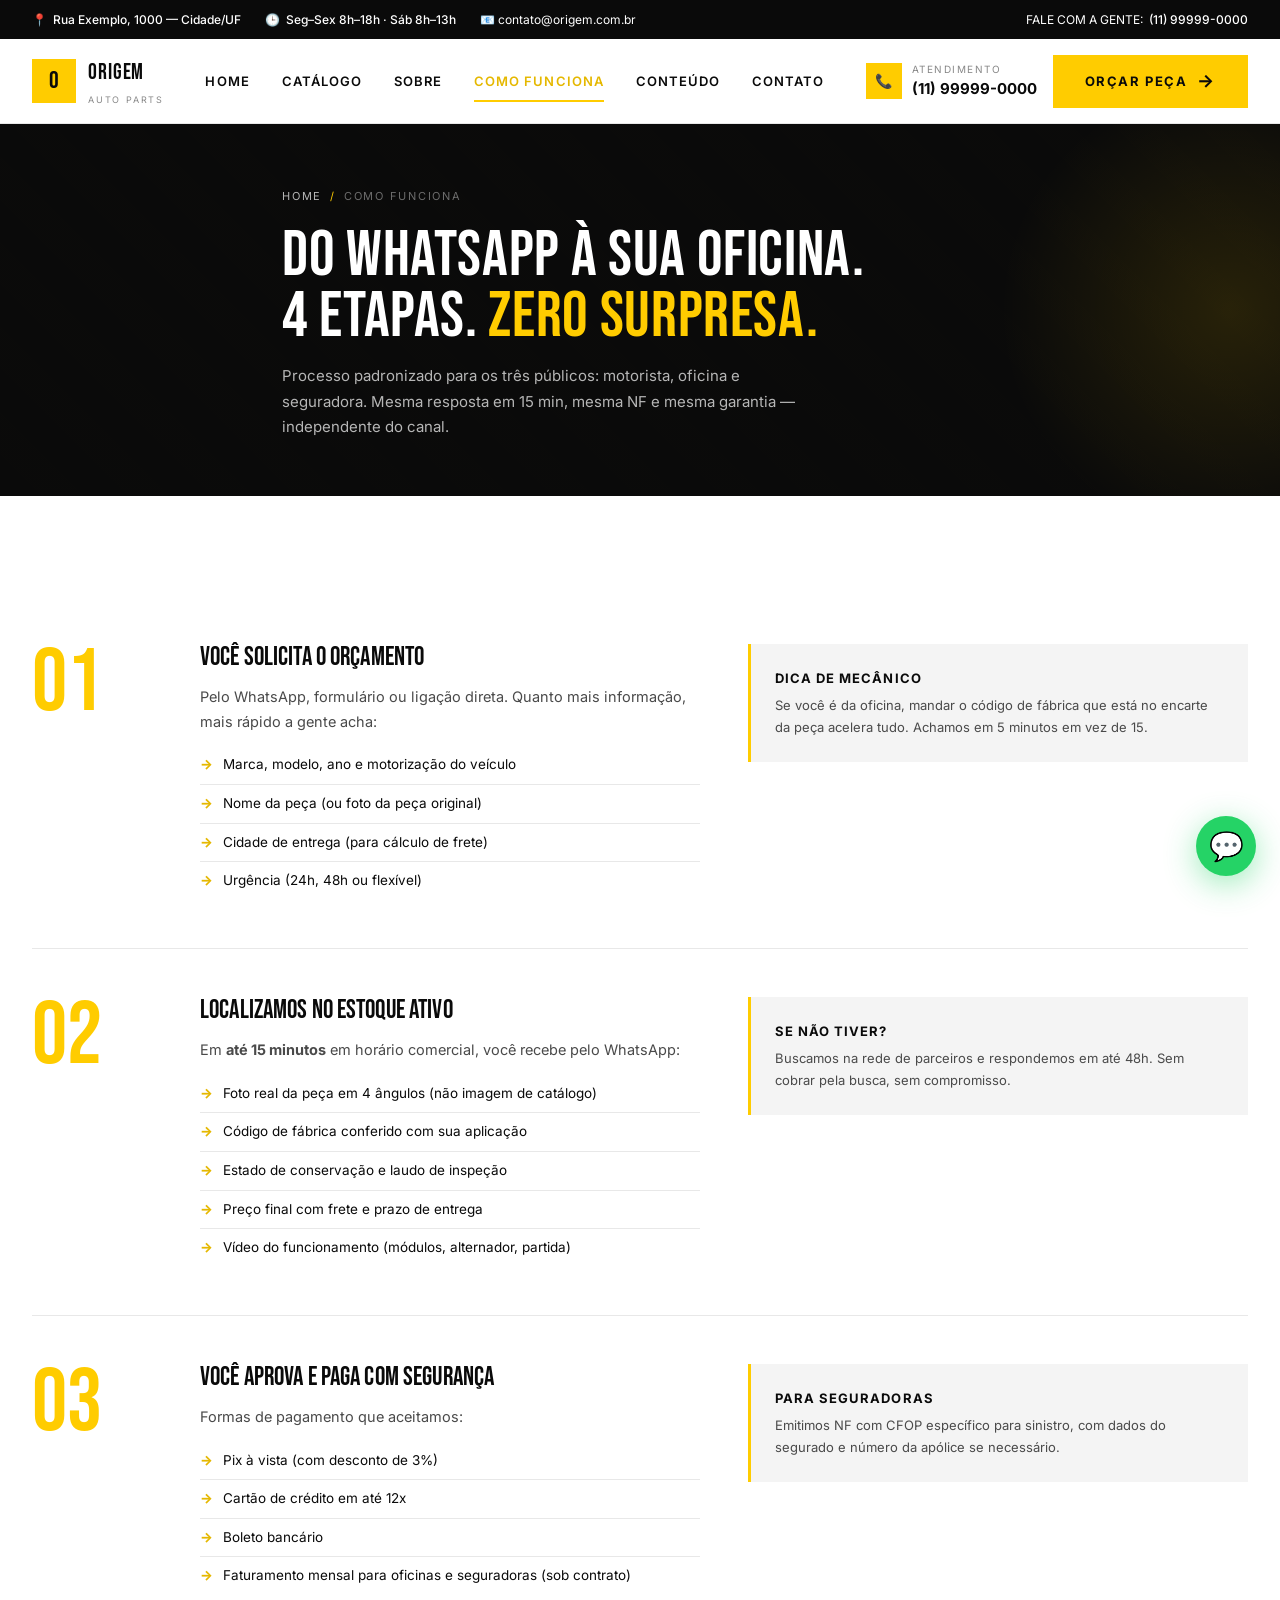
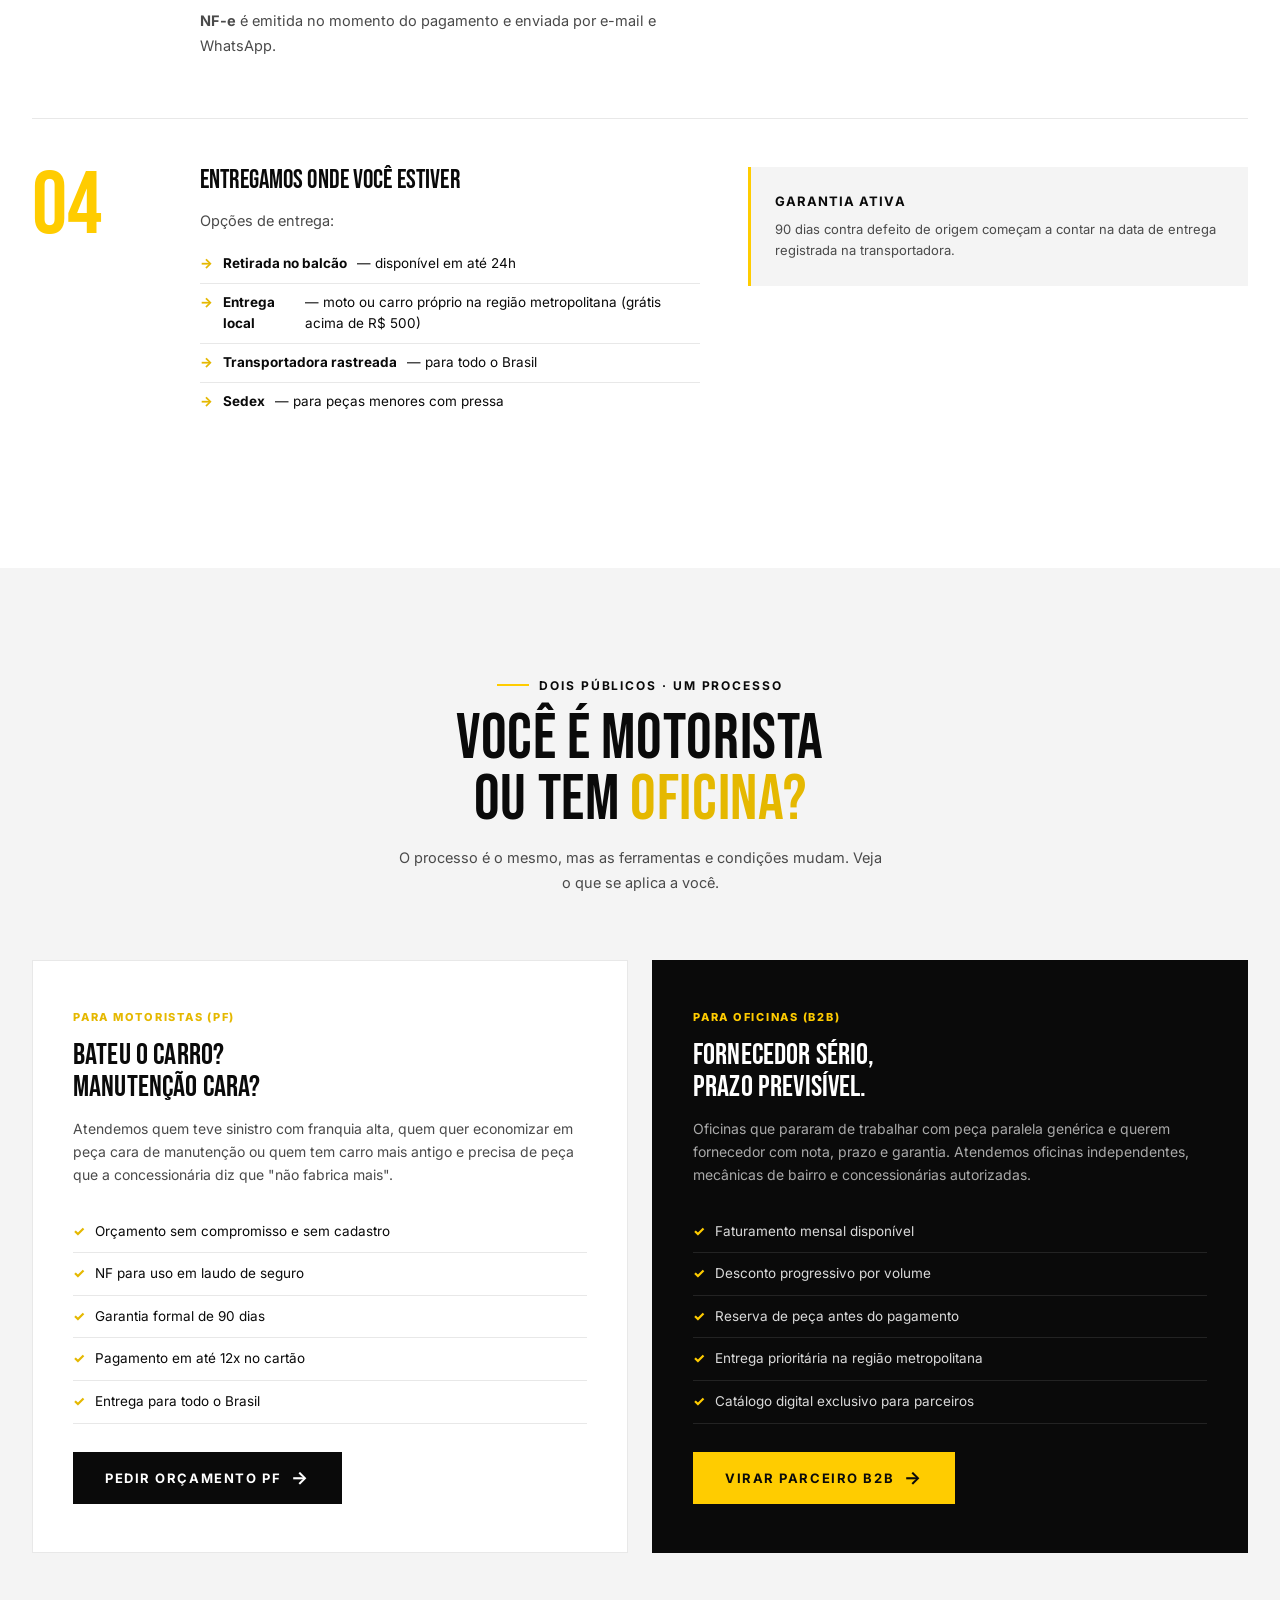
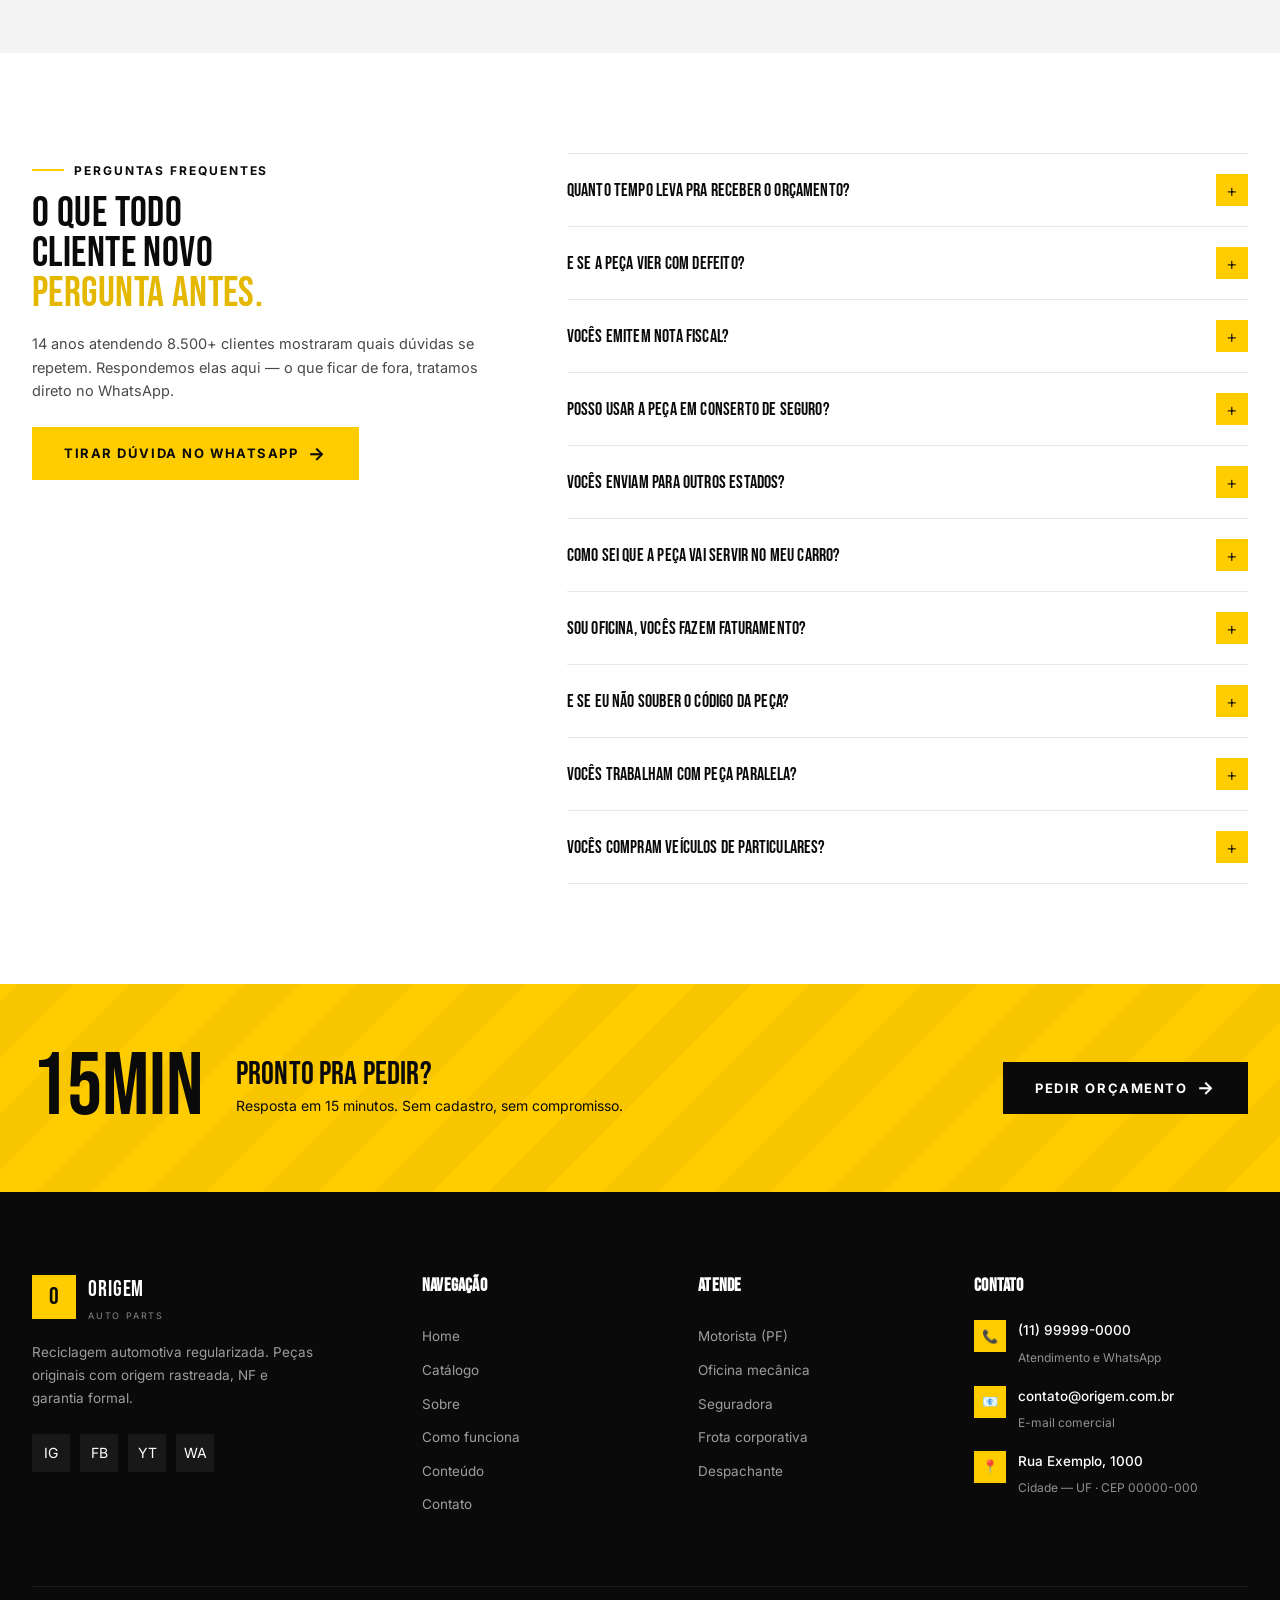
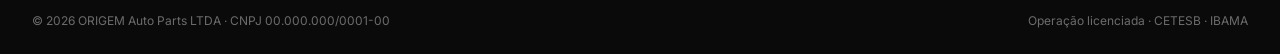
<file: como-funciona.html>
<!DOCTYPE html>
<html lang="pt-BR">
<head>
<meta charset="UTF-8">
<meta name="viewport" content="width=device-width, initial-scale=1.0">
<title>Como funciona · ORIGEM Auto Parts</title>
<meta name="description" content="Do WhatsApp à sua oficina em 4 etapas previsíveis. Mesmo processo para motorista, oficina e seguradora.">
<link rel="preconnect" href="https://fonts.googleapis.com">
<link rel="preconnect" href="https://fonts.gstatic.com" crossorigin>
<link href="https://fonts.googleapis.com/css2?family=Bebas+Neue&family=Inter:wght@400;500;600;700;800&display=swap" rel="stylesheet">
<link rel="stylesheet" href="assets/style.css">
</head>
<body>

<div class="topbar">
  <div class="container topbar-inner">
    <div class="topbar-info">
      <span>📍 <strong>Rua Exemplo, 1000 — Cidade/UF</strong></span>
      <span>🕒 <strong>Seg–Sex 8h–18h · Sáb 8h–13h</strong></span>
      <span>📧 contato@origem.com.br</span>
    </div>
    <div class="topbar-info"><span>FALE COM A GENTE: <strong>(11) 99999-0000</strong></span></div>
  </div>
</div>

<header class="header">
  <div class="container nav">
    <a href="index.html" class="brand"><span class="brand-mark">O</span><span class="brand-name">ORIGEM<small>Auto Parts</small></span></a>
    <button class="nav-toggle" aria-label="Menu">☰</button>
    <nav class="nav-menu">
      <a href="index.html" data-page="index">Home</a>
      <a href="catalogo.html" data-page="catalogo">Catálogo</a>
      <a href="sobre.html" data-page="sobre">Sobre</a>
      <a href="como-funciona.html" data-page="como-funciona">Como funciona</a>
      <a href="blog.html" data-page="blog">Conteúdo</a>
      <a href="contato.html" data-page="contato">Contato</a>
    </nav>
    <div class="nav-actions">
      <div class="nav-phone"><div class="ic">📞</div><div><small>Atendimento</small><strong>(11) 99999-0000</strong></div></div>
      <a href="contato.html" class="btn btn-yellow btn-arrow">Orçar peça</a>
    </div>
  </div>
</header>

<section class="hero-page">
  <div class="container hero-page-inner">
    <div class="breadcrumb"><a href="index.html">Home</a><span class="sep">/</span>Como funciona</div>
    <h1 class="display">Do WhatsApp à sua oficina.<br>4 etapas. <span class="yellow">Zero surpresa.</span></h1>
    <p class="lead">Processo padronizado para os três públicos: motorista, oficina e seguradora. Mesma resposta em 15 min, mesma NF e mesma garantia — independente do canal.</p>
  </div>
</section>

<!-- 4 PASSOS GRANDES -->
<section class="section">
  <div class="container">
    <div class="bigsteps reveal" style="margin-top:0">
      <div class="bigstep">
        <div class="bigstep-num">01</div>
        <div>
          <h3>Você solicita o orçamento</h3>
          <p>Pelo WhatsApp, formulário ou ligação direta. Quanto mais informação, mais rápido a gente acha:</p>
          <ul>
            <li>Marca, modelo, ano e motorização do veículo</li>
            <li>Nome da peça (ou foto da peça original)</li>
            <li>Cidade de entrega (para cálculo de frete)</li>
            <li>Urgência (24h, 48h ou flexível)</li>
          </ul>
        </div>
        <div class="side">
          <strong>Dica de mecânico</strong>
          Se você é da oficina, mandar o código de fábrica que está no encarte da peça acelera tudo. Achamos em 5 minutos em vez de 15.
        </div>
      </div>

      <div class="bigstep">
        <div class="bigstep-num">02</div>
        <div>
          <h3>Localizamos no estoque ativo</h3>
          <p>Em <strong>até 15 minutos</strong> em horário comercial, você recebe pelo WhatsApp:</p>
          <ul>
            <li>Foto real da peça em 4 ângulos (não imagem de catálogo)</li>
            <li>Código de fábrica conferido com sua aplicação</li>
            <li>Estado de conservação e laudo de inspeção</li>
            <li>Preço final com frete e prazo de entrega</li>
            <li>Vídeo do funcionamento (módulos, alternador, partida)</li>
          </ul>
        </div>
        <div class="side">
          <strong>Se não tiver?</strong>
          Buscamos na rede de parceiros e respondemos em até 48h. Sem cobrar pela busca, sem compromisso.
        </div>
      </div>

      <div class="bigstep">
        <div class="bigstep-num">03</div>
        <div>
          <h3>Você aprova e paga com segurança</h3>
          <p>Formas de pagamento que aceitamos:</p>
          <ul>
            <li>Pix à vista (com desconto de 3%)</li>
            <li>Cartão de crédito em até 12x</li>
            <li>Boleto bancário</li>
            <li>Faturamento mensal para oficinas e seguradoras (sob contrato)</li>
          </ul>
          <p style="margin-top:14px"><strong>NF-e</strong> é emitida no momento do pagamento e enviada por e-mail e WhatsApp.</p>
        </div>
        <div class="side">
          <strong>Para seguradoras</strong>
          Emitimos NF com CFOP específico para sinistro, com dados do segurado e número da apólice se necessário.
        </div>
      </div>

      <div class="bigstep">
        <div class="bigstep-num">04</div>
        <div>
          <h3>Entregamos onde você estiver</h3>
          <p>Opções de entrega:</p>
          <ul>
            <li><strong>Retirada no balcão</strong> — disponível em até 24h</li>
            <li><strong>Entrega local</strong> — moto ou carro próprio na região metropolitana (grátis acima de R$ 500)</li>
            <li><strong>Transportadora rastreada</strong> — para todo o Brasil</li>
            <li><strong>Sedex</strong> — para peças menores com pressa</li>
          </ul>
        </div>
        <div class="side">
          <strong>Garantia ativa</strong>
          90 dias contra defeito de origem começam a contar na data de entrega registrada na transportadora.
        </div>
      </div>
    </div>
  </div>
</section>

<!-- PF vs OFICINA -->
<section class="section section-gray">
  <div class="container">
    <div class="section-head reveal" style="text-align:center">
      <span class="eyebrow" style="justify-content:center">Dois públicos · um processo</span>
      <h2 class="display">Você é motorista<br>ou tem <span class="yellow">oficina?</span></h2>
      <p class="desc" style="margin:0 auto">O processo é o mesmo, mas as ferramentas e condições mudam. Veja o que se aplica a você.</p>
    </div>

    <div class="duo reveal">
      <div class="duo-card">
        <div class="duo-tag">Para motoristas (PF)</div>
        <h3>Bateu o carro?<br>Manutenção cara?</h3>
        <p>Atendemos quem teve sinistro com franquia alta, quem quer economizar em peça cara de manutenção ou quem tem carro mais antigo e precisa de peça que a concessionária diz que "não fabrica mais".</p>
        <ul>
          <li>Orçamento sem compromisso e sem cadastro</li>
          <li>NF para uso em laudo de seguro</li>
          <li>Garantia formal de 90 dias</li>
          <li>Pagamento em até 12x no cartão</li>
          <li>Entrega para todo o Brasil</li>
        </ul>
        <a href="https://wa.me/5511999990000?text=Sou%20PF,%20quero%20orçamento" target="_blank" class="btn btn-black btn-arrow">Pedir orçamento PF</a>
      </div>

      <div class="duo-card dark">
        <div class="duo-tag">Para oficinas (B2B)</div>
        <h3>Fornecedor sério,<br>prazo previsível.</h3>
        <p>Oficinas que pararam de trabalhar com peça paralela genérica e querem fornecedor com nota, prazo e garantia. Atendemos oficinas independentes, mecânicas de bairro e concessionárias autorizadas.</p>
        <ul>
          <li>Faturamento mensal disponível</li>
          <li>Desconto progressivo por volume</li>
          <li>Reserva de peça antes do pagamento</li>
          <li>Entrega prioritária na região metropolitana</li>
          <li>Catálogo digital exclusivo para parceiros</li>
        </ul>
        <a href="https://wa.me/5511999990000?text=Tenho%20oficina,%20quero%20virar%20parceiro" target="_blank" class="btn btn-yellow btn-arrow">Virar parceiro B2B</a>
      </div>
    </div>
  </div>
</section>

<!-- FAQ -->
<section class="section">
  <div class="container">
    <div class="faq-wrap">
      <div class="faq-side reveal">
        <span class="eyebrow">Perguntas frequentes</span>
        <h2 class="display">O que todo<br>cliente novo<br><span style="color:var(--yellow-dark)">pergunta antes.</span></h2>
        <p>14 anos atendendo 8.500+ clientes mostraram quais dúvidas se repetem. Respondemos elas aqui — o que ficar de fora, tratamos direto no WhatsApp.</p>
        <a href="https://wa.me/5511999990000" target="_blank" class="btn btn-yellow btn-arrow">Tirar dúvida no WhatsApp</a>
      </div>

      <div class="faq reveal">
        <div class="faq-item"><div class="faq-q">Quanto tempo leva pra receber o orçamento?</div><div class="faq-a">Em horário comercial (seg–sex 8h–18h, sáb 8h–13h) a resposta sai em até 15 minutos. Fora desse horário, retornamos no início do próximo expediente.</div></div>
        <div class="faq-item"><div class="faq-q">E se a peça vier com defeito?</div><div class="faq-a">Você tem 90 dias de garantia contra defeito de origem. Foto/vídeo do problema pelo WhatsApp e fazemos a troca sem custo de frete em até 5 dias úteis.</div></div>
        <div class="faq-item"><div class="faq-q">Vocês emitem nota fiscal?</div><div class="faq-a">Sempre. NF-e emitida no momento da venda. CNPJ ativo, inscrição estadual regular, sem exceção em nenhum valor.</div></div>
        <div class="faq-item"><div class="faq-q">Posso usar a peça em conserto de seguro?</div><div class="faq-a">Sim. Como emitimos NF com procedência rastreada e laudo de origem, a peça é aceita por seguradoras e laudos periciais.</div></div>
        <div class="faq-item"><div class="faq-q">Vocês enviam para outros estados?</div><div class="faq-a">Sim. Para todo o Brasil via transportadora rastreada ou Sedex. Frete calculado no orçamento. Tempo médio 3 a 7 dias úteis.</div></div>
        <div class="faq-item"><div class="faq-q">Como sei que a peça vai servir no meu carro?</div><div class="faq-a">Trabalhamos com código de fábrica. Você passa marca, modelo, ano e motorização — conferimos compatibilidade e mandamos foto para aprovar.</div></div>
        <div class="faq-item"><div class="faq-q">Sou oficina, vocês fazem faturamento?</div><div class="faq-a">Sim. Após cadastro aprovado (48h), faturamento mensal com prazo de 15 a 30 dias e desconto progressivo por volume.</div></div>
        <div class="faq-item"><div class="faq-q">E se eu não souber o código da peça?</div><div class="faq-a">Sem problema. Manda foto da peça antiga (mesmo quebrada) ou descreve o problema do carro — a gente identifica.</div></div>
        <div class="faq-item"><div class="faq-q">Vocês trabalham com peça paralela?</div><div class="faq-a">Não. Apenas peça original de reposição (OEM) reaproveitada de veículos baixados oficialmente.</div></div>
        <div class="faq-item"><div class="faq-q">Vocês compram veículos de particulares?</div><div class="faq-a">Sim, mas só com documento em mãos (CRLV, IPVA quitado, sem restrição). Pagamento via Pix no ato.</div></div>
      </div>
    </div>
  </div>
</section>

<!-- CTA -->
<section class="cta-stripe">
  <div class="container cta-stripe-inner">
    <div class="big-num">15min</div>
    <div>
      <h2 class="display">Pronto pra pedir?</h2>
      <p>Resposta em 15 minutos. Sem cadastro, sem compromisso.</p>
    </div>
    <a href="contato.html" class="btn btn-black btn-arrow">Pedir orçamento</a>
  </div>
</section>

<footer class="footer">
  <div class="container">
    <div class="footer-grid">
      <div class="footer-brand">
        <a href="index.html" class="brand"><span class="brand-mark">O</span><span class="brand-name">ORIGEM<small>Auto Parts</small></span></a>
        <p>Reciclagem automotiva regularizada. Peças originais com origem rastreada, NF e garantia formal.</p>
        <div class="social"><a href="#">IG</a><a href="#">FB</a><a href="#">YT</a><a href="#">WA</a></div>
      </div>
      <div class="footer-col"><h5>Navegação</h5>
        <a href="index.html">Home</a><a href="catalogo.html">Catálogo</a>
        <a href="sobre.html">Sobre</a><a href="como-funciona.html">Como funciona</a>
        <a href="blog.html">Conteúdo</a><a href="contato.html">Contato</a>
      </div>
      <div class="footer-col"><h5>Atende</h5>
        <a>Motorista (PF)</a><a>Oficina mecânica</a><a>Seguradora</a>
        <a>Frota corporativa</a><a>Despachante</a>
      </div>
      <div class="footer-contact"><h5>Contato</h5>
        <div class="info"><div class="ic">📞</div><div><strong>(11) 99999-0000</strong><span>Atendimento e WhatsApp</span></div></div>
        <div class="info"><div class="ic">📧</div><div><strong>contato@origem.com.br</strong><span>E-mail comercial</span></div></div>
        <div class="info"><div class="ic">📍</div><div><strong>Rua Exemplo, 1000</strong><span>Cidade — UF · CEP 00000-000</span></div></div>
      </div>
    </div>
    <div class="footer-bottom">
      <div>© 2026 ORIGEM Auto Parts LTDA · CNPJ 00.000.000/0001-00</div>
      <div>Operação licenciada · CETESB · IBAMA</div>
    </div>
  </div>
</footer>

<a href="https://wa.me/5511999990000" class="wa-float" target="_blank" rel="noopener" aria-label="WhatsApp">💬</a>
<script src="assets/script.js"></script>
</body>
</html>
</file>
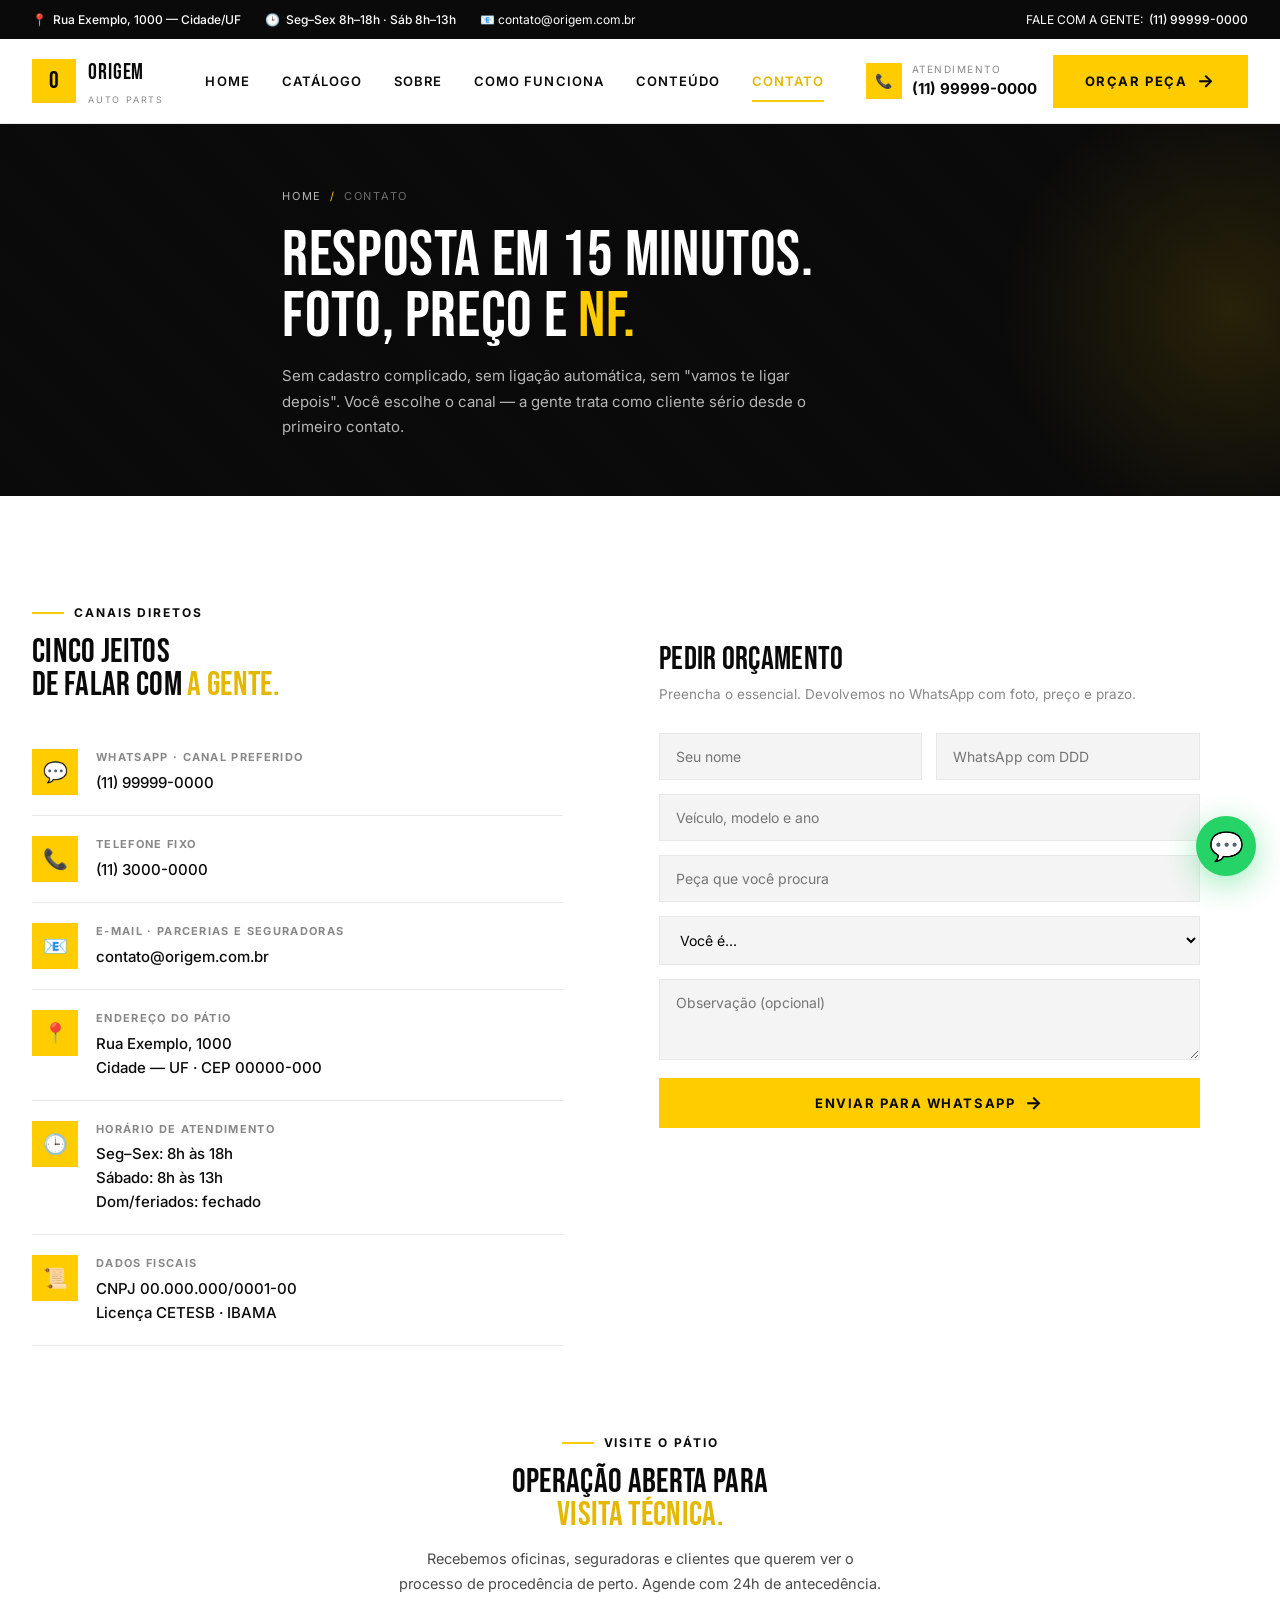
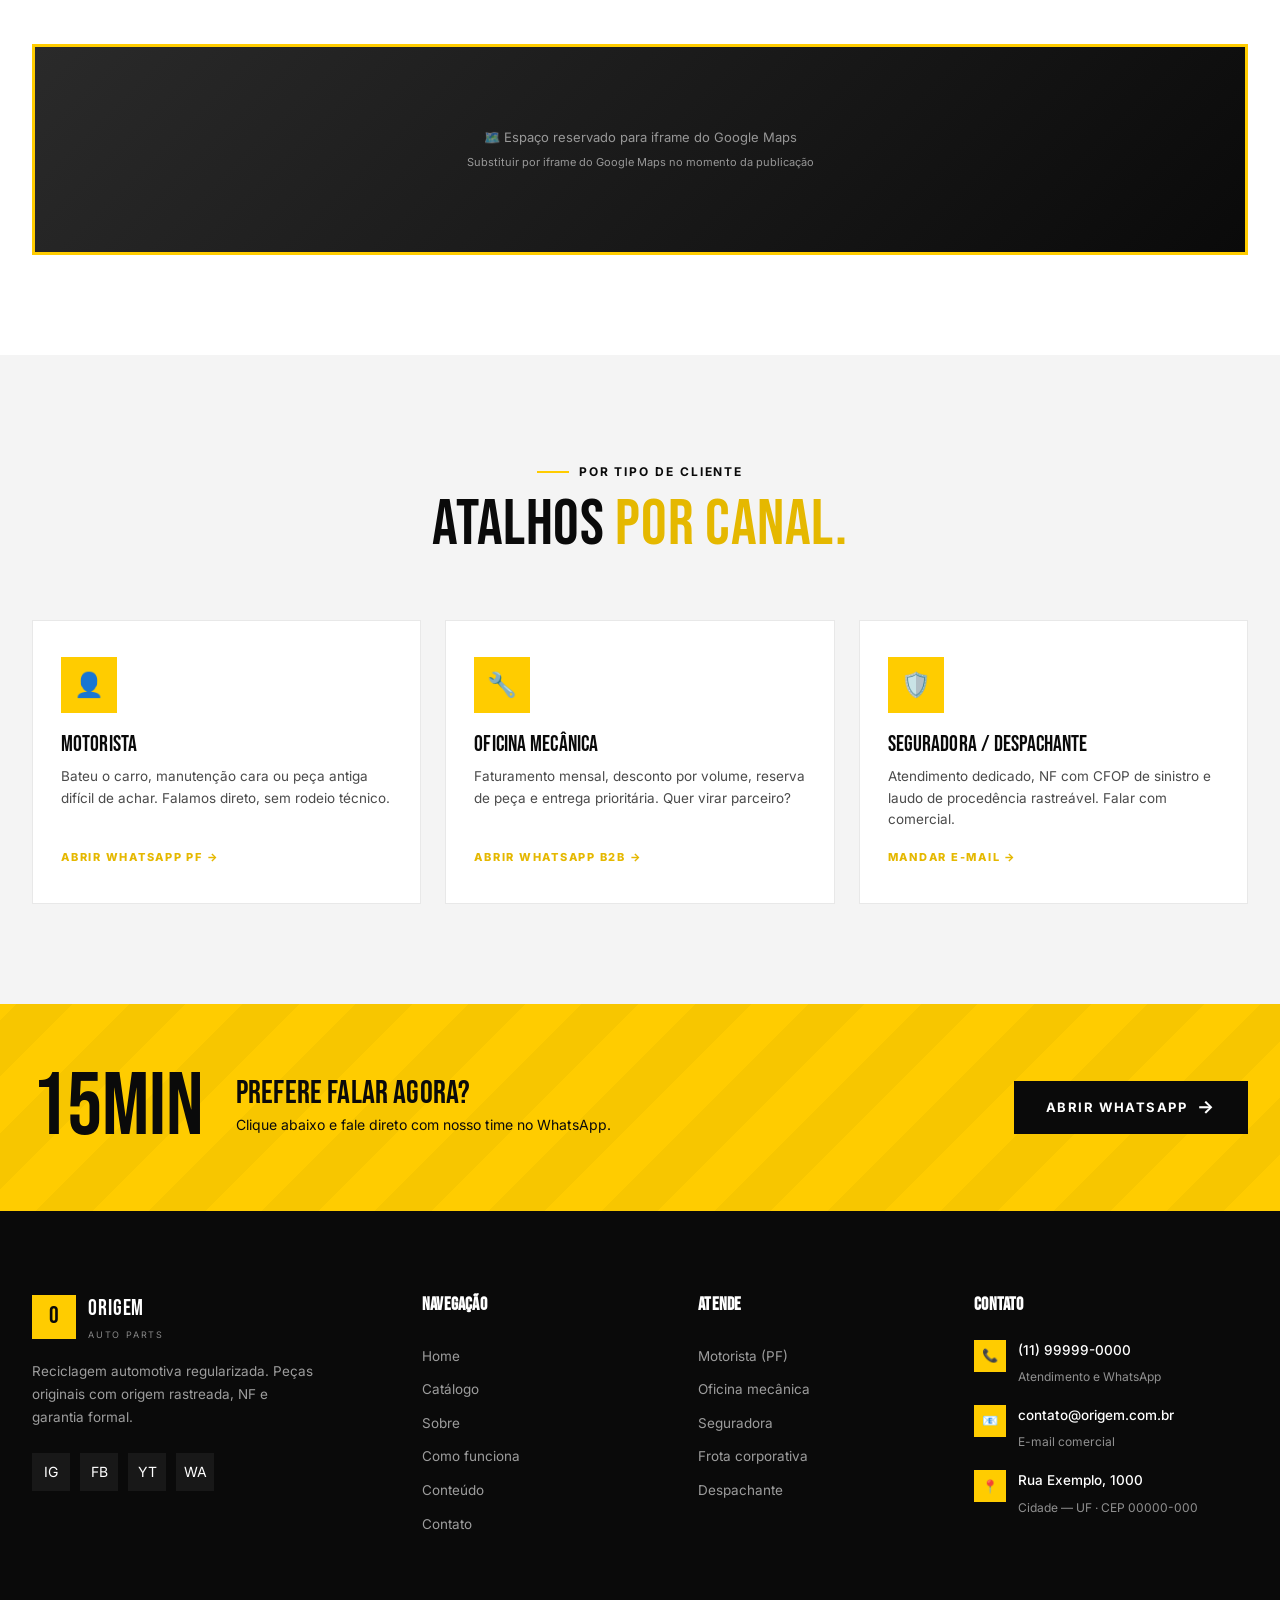
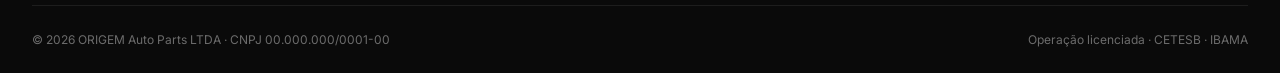
<file: contato.html>
<!DOCTYPE html>
<html lang="pt-BR">
<head>
<meta charset="UTF-8">
<meta name="viewport" content="width=device-width, initial-scale=1.0">
<title>Contato · ORIGEM Auto Parts</title>
<meta name="description" content="WhatsApp, telefone, e-mail e visita ao pátio. Resposta em até 15 minutos em horário comercial.">
<link rel="preconnect" href="https://fonts.googleapis.com">
<link rel="preconnect" href="https://fonts.gstatic.com" crossorigin>
<link href="https://fonts.googleapis.com/css2?family=Bebas+Neue&family=Inter:wght@400;500;600;700;800&display=swap" rel="stylesheet">
<link rel="stylesheet" href="assets/style.css">
</head>
<body>

<div class="topbar">
  <div class="container topbar-inner">
    <div class="topbar-info">
      <span>📍 <strong>Rua Exemplo, 1000 — Cidade/UF</strong></span>
      <span>🕒 <strong>Seg–Sex 8h–18h · Sáb 8h–13h</strong></span>
      <span>📧 contato@origem.com.br</span>
    </div>
    <div class="topbar-info"><span>FALE COM A GENTE: <strong>(11) 99999-0000</strong></span></div>
  </div>
</div>

<header class="header">
  <div class="container nav">
    <a href="index.html" class="brand"><span class="brand-mark">O</span><span class="brand-name">ORIGEM<small>Auto Parts</small></span></a>
    <button class="nav-toggle" aria-label="Menu">☰</button>
    <nav class="nav-menu">
      <a href="index.html" data-page="index">Home</a>
      <a href="catalogo.html" data-page="catalogo">Catálogo</a>
      <a href="sobre.html" data-page="sobre">Sobre</a>
      <a href="como-funciona.html" data-page="como-funciona">Como funciona</a>
      <a href="blog.html" data-page="blog">Conteúdo</a>
      <a href="contato.html" data-page="contato">Contato</a>
    </nav>
    <div class="nav-actions">
      <div class="nav-phone"><div class="ic">📞</div><div><small>Atendimento</small><strong>(11) 99999-0000</strong></div></div>
      <a href="#orcamento" class="btn btn-yellow btn-arrow">Orçar peça</a>
    </div>
  </div>
</header>

<section class="hero-page">
  <div class="container hero-page-inner">
    <div class="breadcrumb"><a href="index.html">Home</a><span class="sep">/</span>Contato</div>
    <h1 class="display">Resposta em 15 minutos.<br>Foto, preço e <span class="yellow">NF.</span></h1>
    <p class="lead">Sem cadastro complicado, sem ligação automática, sem "vamos te ligar depois". Você escolhe o canal — a gente trata como cliente sério desde o primeiro contato.</p>
  </div>
</section>

<!-- CONTATO + FORM -->
<section class="section">
  <div class="container">
    <div class="contact-grid reveal">

      <div>
        <span class="eyebrow">Canais diretos</span>
        <h2 class="display" style="font-size:34px;margin:14px 0 28px">Cinco jeitos<br>de falar com <span style="color:var(--yellow-dark)">a gente.</span></h2>

        <div class="contact-info-block">
          <div class="ic">💬</div>
          <div><strong>WhatsApp · canal preferido</strong><a href="https://wa.me/5511999990000" target="_blank">(11) 99999-0000</a></div>
        </div>
        <div class="contact-info-block">
          <div class="ic">📞</div>
          <div><strong>Telefone fixo</strong><a href="tel:+551130000000">(11) 3000-0000</a></div>
        </div>
        <div class="contact-info-block">
          <div class="ic">📧</div>
          <div><strong>E-mail · parcerias e seguradoras</strong><a href="mailto:contato@origem.com.br">contato@origem.com.br</a></div>
        </div>
        <div class="contact-info-block">
          <div class="ic">📍</div>
          <div><strong>Endereço do pátio</strong><span>Rua Exemplo, 1000<br>Cidade — UF · CEP 00000-000</span></div>
        </div>
        <div class="contact-info-block">
          <div class="ic">🕒</div>
          <div><strong>Horário de atendimento</strong><span>Seg–Sex: 8h às 18h<br>Sábado: 8h às 13h<br>Dom/feriados: fechado</span></div>
        </div>
        <div class="contact-info-block">
          <div class="ic">📜</div>
          <div><strong>Dados fiscais</strong><span>CNPJ 00.000.000/0001-00<br>Licença CETESB · IBAMA</span></div>
        </div>
      </div>

      <div class="booking-form" id="orcamento" style="background:var(--white)">
        <h3 class="display">Pedir orçamento</h3>
        <p class="desc">Preencha o essencial. Devolvemos no WhatsApp com foto, preço e prazo.</p>
        <form onsubmit="enviarWA(event)">
          <input type="text" id="nome" placeholder="Seu nome" required>
          <input type="tel" id="tel" placeholder="WhatsApp com DDD" required>
          <input type="text" id="carro" class="full" placeholder="Veículo, modelo e ano" required>
          <input type="text" id="peca" class="full" placeholder="Peça que você procura" required>
          <select id="quem" class="full" required>
            <option value="">Você é...</option>
            <option>Motorista (pessoa física)</option>
            <option>Mecânico / Oficina</option>
            <option>Seguradora / Despachante</option>
            <option>Outro</option>
          </select>
          <textarea id="msg" class="full" placeholder="Observação (opcional)" rows="3"></textarea>
          <button type="submit" class="btn btn-yellow btn-arrow">Enviar para WhatsApp</button>
        </form>
      </div>
    </div>

    <div class="reveal">
      <div class="section-head" style="text-align:center;margin-top:80px;margin-bottom:24px">
        <span class="eyebrow" style="justify-content:center">Visite o pátio</span>
        <h2 class="display" style="font-size:34px">Operação aberta para<br><span class="yellow">visita técnica.</span></h2>
        <p class="desc" style="margin:0 auto">Recebemos oficinas, seguradoras e clientes que querem ver o processo de procedência de perto. Agende com 24h de antecedência.</p>
      </div>
      <div class="map-block">🗺️ Espaço reservado para iframe do Google Maps<br><small style="font-size:11px;margin-top:6px;display:block">Substituir por iframe do Google Maps no momento da publicação</small></div>
    </div>
  </div>
</section>

<!-- ATALHOS POR PERFIL -->
<section class="section section-gray">
  <div class="container">
    <div class="section-head reveal" style="text-align:center">
      <span class="eyebrow" style="justify-content:center">Por tipo de cliente</span>
      <h2 class="display">Atalhos <span class="yellow">por canal.</span></h2>
    </div>

    <div class="shortcut-grid reveal">
      <a href="https://wa.me/5511999990000?text=Sou%20motorista" target="_blank" class="shortcut">
        <div class="ic">👤</div>
        <h3>Motorista</h3>
        <p>Bateu o carro, manutenção cara ou peça antiga difícil de achar. Falamos direto, sem rodeio técnico.</p>
        <span class="more">Abrir WhatsApp PF →</span>
      </a>
      <a href="https://wa.me/5511999990000?text=Tenho%20oficina" target="_blank" class="shortcut">
        <div class="ic">🔧</div>
        <h3>Oficina mecânica</h3>
        <p>Faturamento mensal, desconto por volume, reserva de peça e entrega prioritária. Quer virar parceiro?</p>
        <span class="more">Abrir WhatsApp B2B →</span>
      </a>
      <a href="mailto:contato@origem.com.br?subject=Parceria%20seguradora" class="shortcut">
        <div class="ic">🛡️</div>
        <h3>Seguradora / Despachante</h3>
        <p>Atendimento dedicado, NF com CFOP de sinistro e laudo de procedência rastreável. Falar com comercial.</p>
        <span class="more">Mandar e-mail →</span>
      </a>
    </div>
  </div>
</section>

<!-- CTA -->
<section class="cta-stripe">
  <div class="container cta-stripe-inner">
    <div class="big-num">15min</div>
    <div>
      <h2 class="display">Prefere falar agora?</h2>
      <p>Clique abaixo e fale direto com nosso time no WhatsApp.</p>
    </div>
    <a href="https://wa.me/5511999990000" target="_blank" class="btn btn-black btn-arrow">Abrir WhatsApp</a>
  </div>
</section>

<footer class="footer">
  <div class="container">
    <div class="footer-grid">
      <div class="footer-brand">
        <a href="index.html" class="brand"><span class="brand-mark">O</span><span class="brand-name">ORIGEM<small>Auto Parts</small></span></a>
        <p>Reciclagem automotiva regularizada. Peças originais com origem rastreada, NF e garantia formal.</p>
        <div class="social"><a href="#">IG</a><a href="#">FB</a><a href="#">YT</a><a href="#">WA</a></div>
      </div>
      <div class="footer-col"><h5>Navegação</h5>
        <a href="index.html">Home</a><a href="catalogo.html">Catálogo</a>
        <a href="sobre.html">Sobre</a><a href="como-funciona.html">Como funciona</a>
        <a href="blog.html">Conteúdo</a><a href="contato.html">Contato</a>
      </div>
      <div class="footer-col"><h5>Atende</h5>
        <a>Motorista (PF)</a><a>Oficina mecânica</a><a>Seguradora</a>
        <a>Frota corporativa</a><a>Despachante</a>
      </div>
      <div class="footer-contact"><h5>Contato</h5>
        <div class="info"><div class="ic">📞</div><div><strong>(11) 99999-0000</strong><span>Atendimento e WhatsApp</span></div></div>
        <div class="info"><div class="ic">📧</div><div><strong>contato@origem.com.br</strong><span>E-mail comercial</span></div></div>
        <div class="info"><div class="ic">📍</div><div><strong>Rua Exemplo, 1000</strong><span>Cidade — UF · CEP 00000-000</span></div></div>
      </div>
    </div>
    <div class="footer-bottom">
      <div>© 2026 ORIGEM Auto Parts LTDA · CNPJ 00.000.000/0001-00</div>
      <div>Operação licenciada · CETESB · IBAMA</div>
    </div>
  </div>
</footer>

<a href="https://wa.me/5511999990000" class="wa-float" target="_blank" rel="noopener" aria-label="WhatsApp">💬</a>
<script src="assets/script.js"></script>
</body>
</html>
</file>
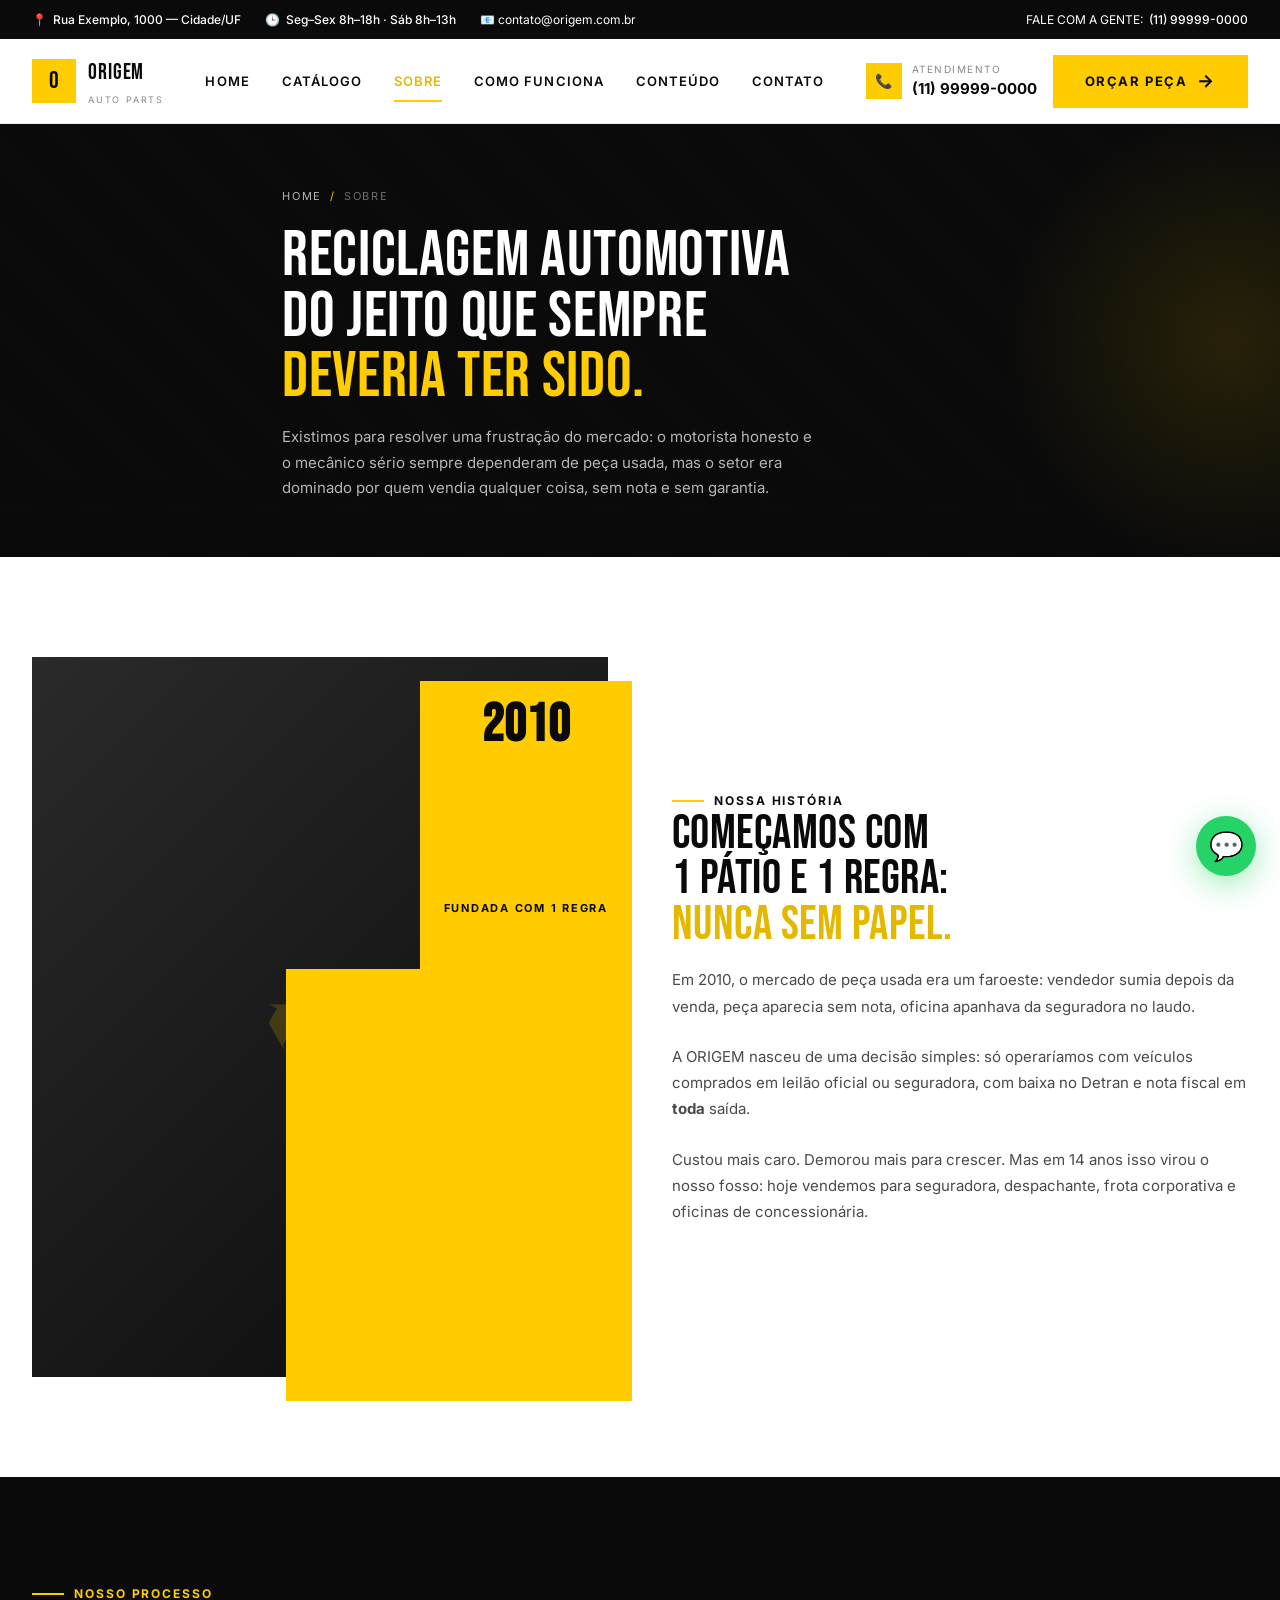
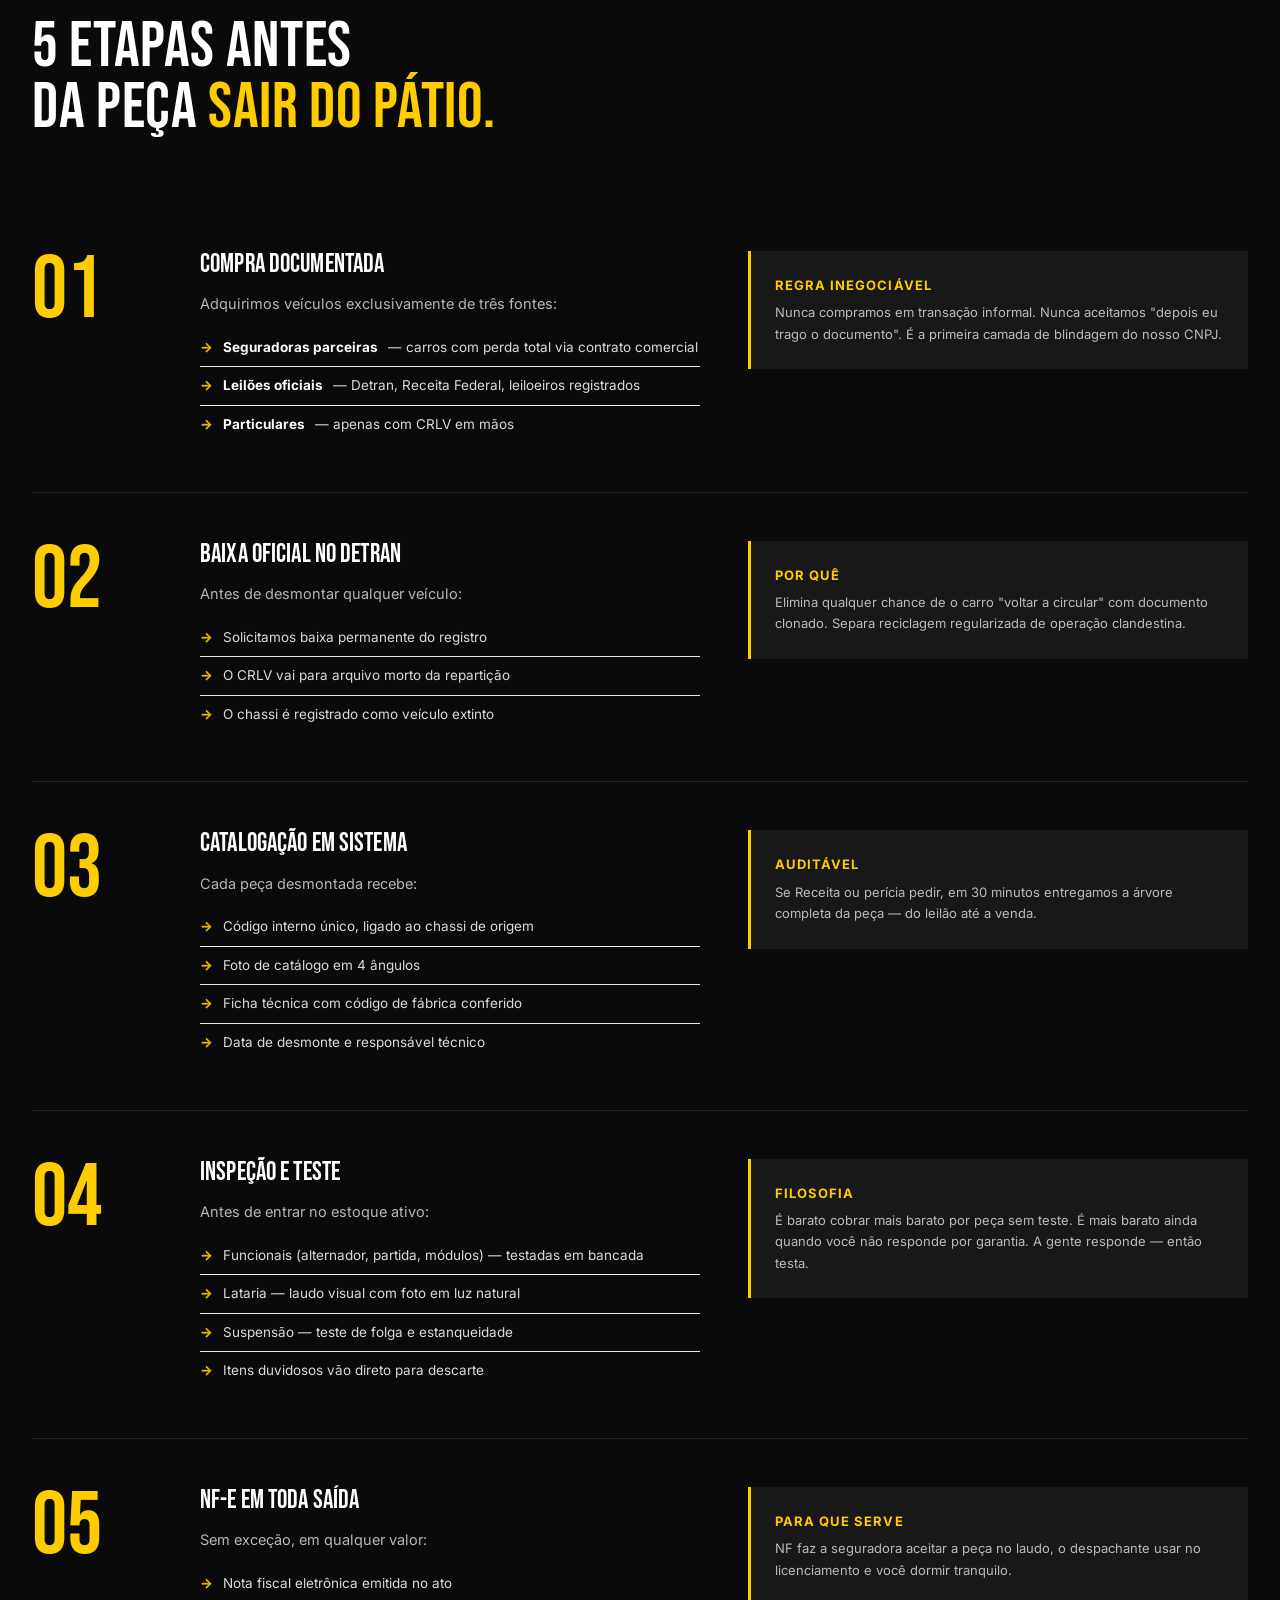
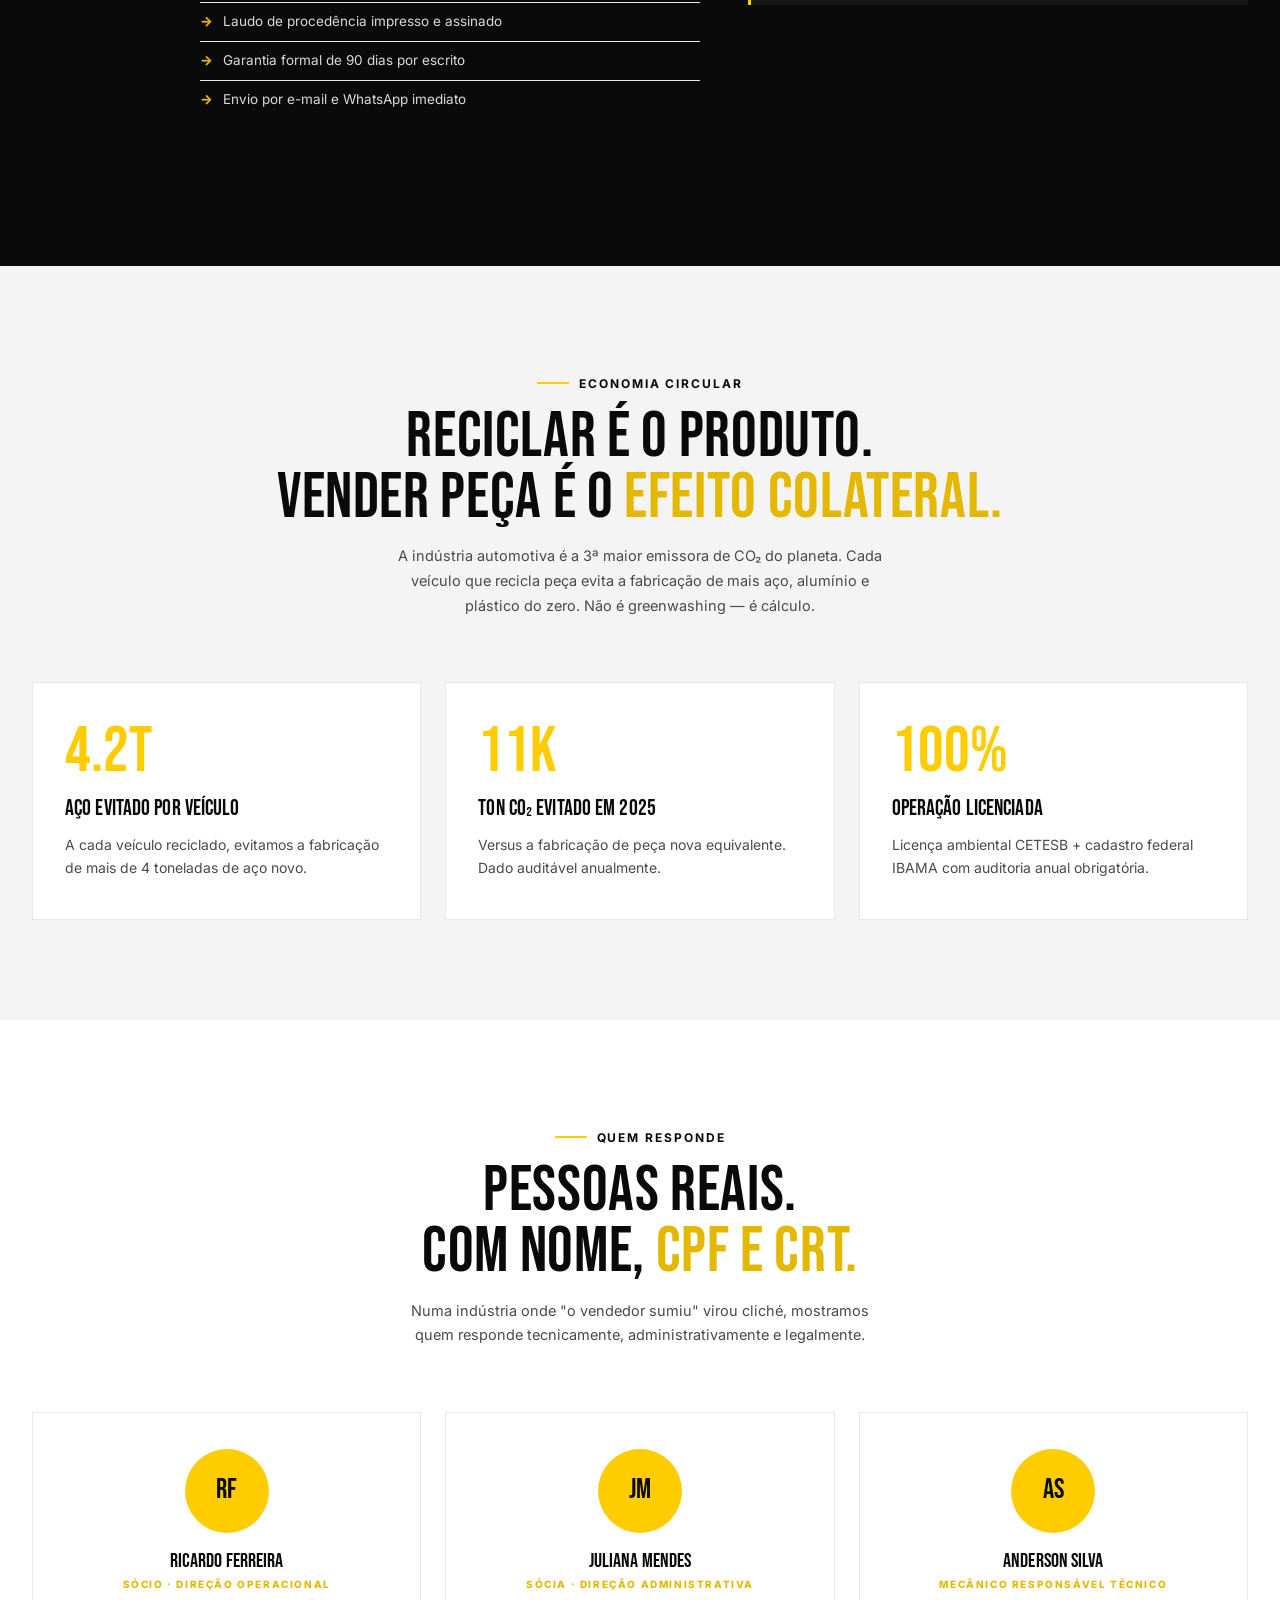
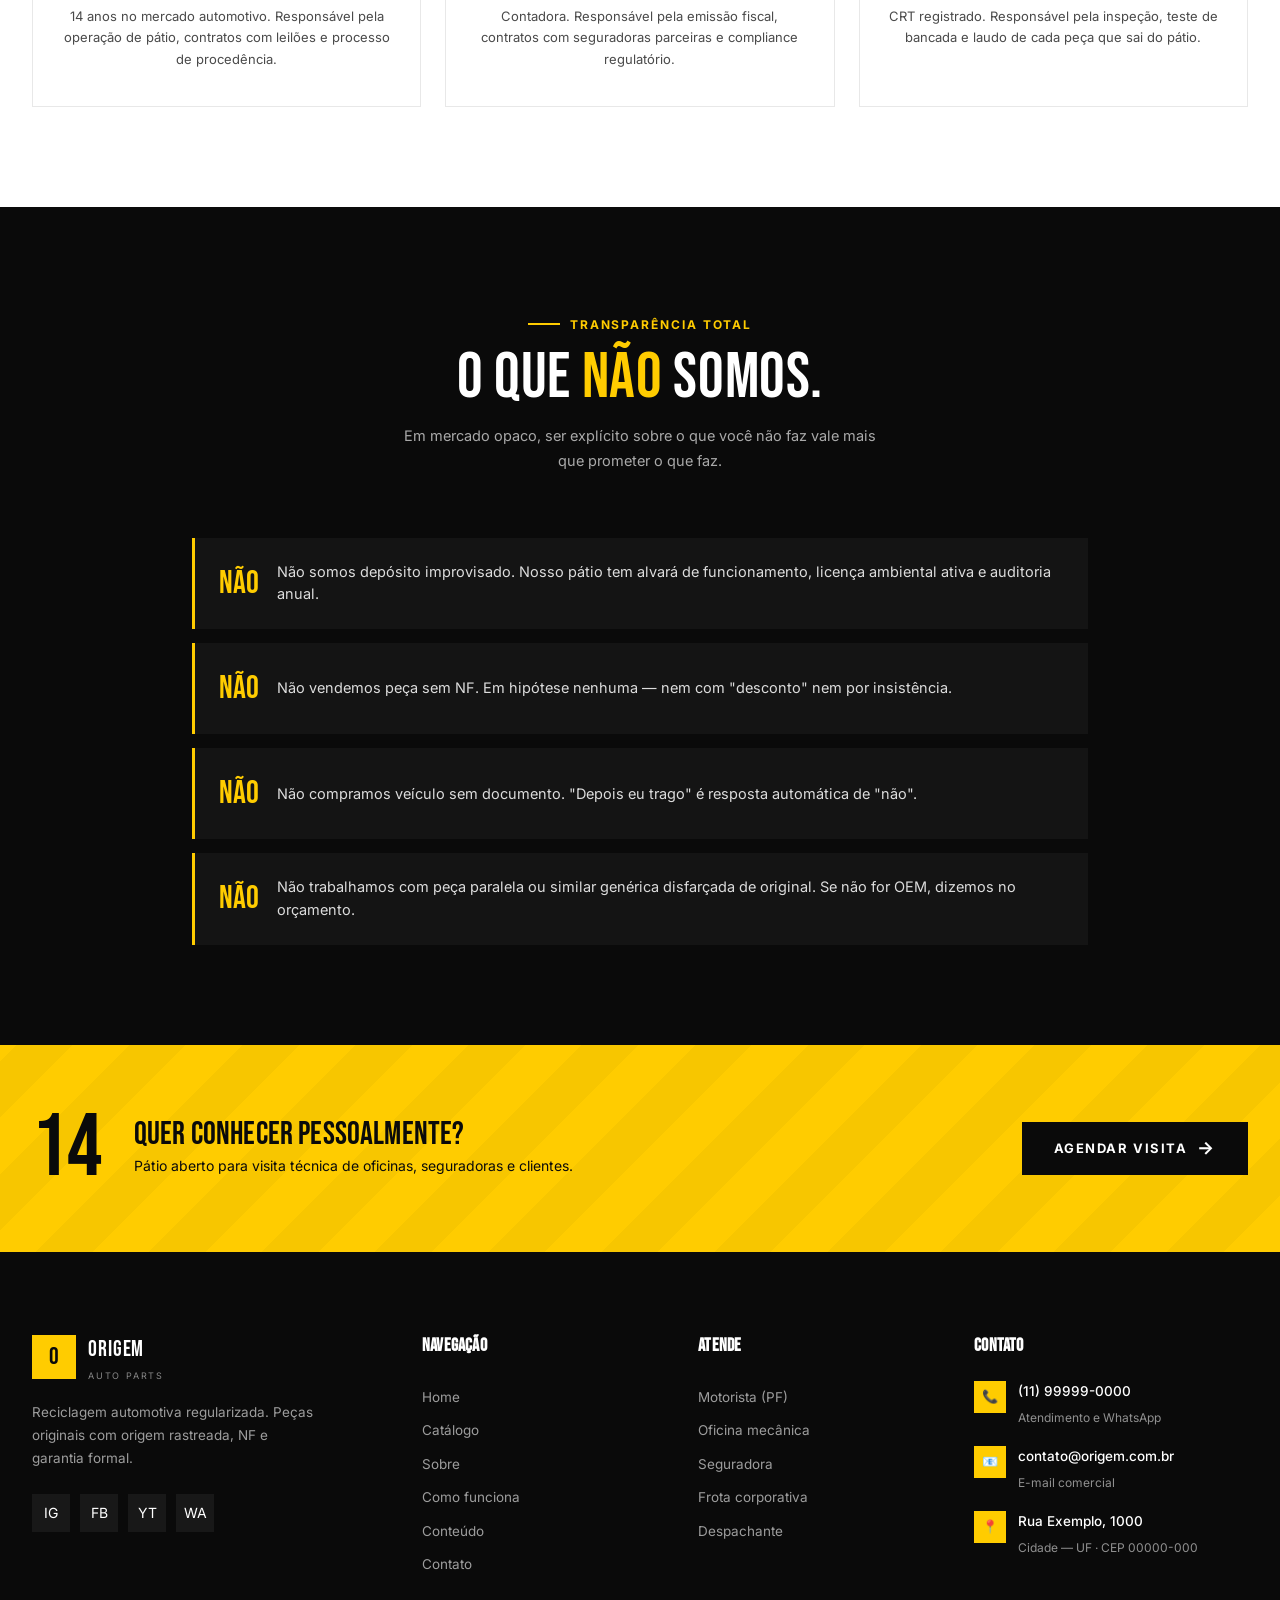
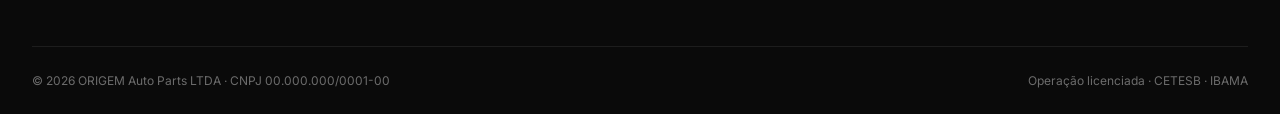
<file: sobre.html>
<!DOCTYPE html>
<html lang="pt-BR">
<head>
<meta charset="UTF-8">
<meta name="viewport" content="width=device-width, initial-scale=1.0">
<title>Sobre · ORIGEM Auto Parts</title>
<meta name="description" content="14 anos de operação licenciada. Conheça processo de procedência, equipe técnica e responsabilidade ambiental da ORIGEM.">
<link rel="preconnect" href="https://fonts.googleapis.com">
<link rel="preconnect" href="https://fonts.gstatic.com" crossorigin>
<link href="https://fonts.googleapis.com/css2?family=Bebas+Neue&family=Inter:wght@400;500;600;700;800&display=swap" rel="stylesheet">
<link rel="stylesheet" href="assets/style.css">
</head>
<body>

<div class="topbar">
  <div class="container topbar-inner">
    <div class="topbar-info">
      <span>📍 <strong>Rua Exemplo, 1000 — Cidade/UF</strong></span>
      <span>🕒 <strong>Seg–Sex 8h–18h · Sáb 8h–13h</strong></span>
      <span>📧 contato@origem.com.br</span>
    </div>
    <div class="topbar-info"><span>FALE COM A GENTE: <strong>(11) 99999-0000</strong></span></div>
  </div>
</div>

<header class="header">
  <div class="container nav">
    <a href="index.html" class="brand"><span class="brand-mark">O</span><span class="brand-name">ORIGEM<small>Auto Parts</small></span></a>
    <button class="nav-toggle" aria-label="Menu">☰</button>
    <nav class="nav-menu">
      <a href="index.html" data-page="index">Home</a>
      <a href="catalogo.html" data-page="catalogo">Catálogo</a>
      <a href="sobre.html" data-page="sobre">Sobre</a>
      <a href="como-funciona.html" data-page="como-funciona">Como funciona</a>
      <a href="blog.html" data-page="blog">Conteúdo</a>
      <a href="contato.html" data-page="contato">Contato</a>
    </nav>
    <div class="nav-actions">
      <div class="nav-phone"><div class="ic">📞</div><div><small>Atendimento</small><strong>(11) 99999-0000</strong></div></div>
      <a href="contato.html" class="btn btn-yellow btn-arrow">Orçar peça</a>
    </div>
  </div>
</header>

<section class="hero-page">
  <div class="container hero-page-inner">
    <div class="breadcrumb"><a href="index.html">Home</a><span class="sep">/</span>Sobre</div>
    <h1 class="display">Reciclagem automotiva<br>do jeito que sempre<br><span class="yellow">deveria ter sido.</span></h1>
    <p class="lead">Existimos para resolver uma frustração do mercado: o motorista honesto e o mecânico sério sempre dependeram de peça usada, mas o setor era dominado por quem vendia qualquer coisa, sem nota e sem garantia.</p>
  </div>
</section>

<!-- HISTÓRIA -->
<section class="section">
  <div class="container about-grid">
    <div class="about-img reveal">
      ♻️
      <div class="about-counter">
        <strong>2010</strong>
        <span>Fundada com 1 regra</span>
      </div>
    </div>
    <div class="about-content reveal">
      <span class="eyebrow">Nossa história</span>
      <h2 class="display">Começamos com<br>1 pátio e 1 regra:<br><span style="color:var(--yellow-dark)">nunca sem papel.</span></h2>
      <p class="desc">Em 2010, o mercado de peça usada era um faroeste: vendedor sumia depois da venda, peça aparecia sem nota, oficina apanhava da seguradora no laudo.</p>
      <p class="desc">A ORIGEM nasceu de uma decisão simples: só operaríamos com veículos comprados em leilão oficial ou seguradora, com baixa no Detran e nota fiscal em <strong>toda</strong> saída.</p>
      <p class="desc">Custou mais caro. Demorou mais para crescer. Mas em 14 anos isso virou o nosso fosso: hoje vendemos para seguradora, despachante, frota corporativa e oficinas de concessionária.</p>
    </div>
  </div>
</section>

<!-- PROCESSO 5 ETAPAS -->
<section class="section section-black">
  <div class="container">
    <div class="section-head reveal">
      <span class="eyebrow" style="color:var(--yellow)">Nosso processo</span>
      <h2 class="display">5 etapas antes<br>da peça <span class="yellow">sair do pátio.</span></h2>
    </div>

    <div class="bigsteps reveal" style="margin-top:0">
      <div class="bigstep" style="border-color:rgba(255,255,255,.1)">
        <div class="bigstep-num">01</div>
        <div>
          <h3 style="color:#fff">Compra documentada</h3>
          <p style="color:rgba(255,255,255,.7)">Adquirimos veículos exclusivamente de três fontes:</p>
          <ul>
            <li style="color:rgba(255,255,255,.85)"><strong style="color:#fff">Seguradoras parceiras</strong> — carros com perda total via contrato comercial</li>
            <li style="color:rgba(255,255,255,.85)"><strong style="color:#fff">Leilões oficiais</strong> — Detran, Receita Federal, leiloeiros registrados</li>
            <li style="color:rgba(255,255,255,.85)"><strong style="color:#fff">Particulares</strong> — apenas com CRLV em mãos</li>
          </ul>
        </div>
        <div class="side" style="background:rgba(255,255,255,.06);color:rgba(255,255,255,.7);border-color:var(--yellow)">
          <strong style="color:var(--yellow)">Regra inegociável</strong>
          Nunca compramos em transação informal. Nunca aceitamos "depois eu trago o documento". É a primeira camada de blindagem do nosso CNPJ.
        </div>
      </div>

      <div class="bigstep" style="border-color:rgba(255,255,255,.1)">
        <div class="bigstep-num">02</div>
        <div>
          <h3 style="color:#fff">Baixa oficial no Detran</h3>
          <p style="color:rgba(255,255,255,.7)">Antes de desmontar qualquer veículo:</p>
          <ul>
            <li style="color:rgba(255,255,255,.85)">Solicitamos baixa permanente do registro</li>
            <li style="color:rgba(255,255,255,.85)">O CRLV vai para arquivo morto da repartição</li>
            <li style="color:rgba(255,255,255,.85)">O chassi é registrado como veículo extinto</li>
          </ul>
        </div>
        <div class="side" style="background:rgba(255,255,255,.06);color:rgba(255,255,255,.7);border-color:var(--yellow)">
          <strong style="color:var(--yellow)">Por quê</strong>
          Elimina qualquer chance de o carro "voltar a circular" com documento clonado. Separa reciclagem regularizada de operação clandestina.
        </div>
      </div>

      <div class="bigstep" style="border-color:rgba(255,255,255,.1)">
        <div class="bigstep-num">03</div>
        <div>
          <h3 style="color:#fff">Catalogação em sistema</h3>
          <p style="color:rgba(255,255,255,.7)">Cada peça desmontada recebe:</p>
          <ul>
            <li style="color:rgba(255,255,255,.85)">Código interno único, ligado ao chassi de origem</li>
            <li style="color:rgba(255,255,255,.85)">Foto de catálogo em 4 ângulos</li>
            <li style="color:rgba(255,255,255,.85)">Ficha técnica com código de fábrica conferido</li>
            <li style="color:rgba(255,255,255,.85)">Data de desmonte e responsável técnico</li>
          </ul>
        </div>
        <div class="side" style="background:rgba(255,255,255,.06);color:rgba(255,255,255,.7);border-color:var(--yellow)">
          <strong style="color:var(--yellow)">Auditável</strong>
          Se Receita ou perícia pedir, em 30 minutos entregamos a árvore completa da peça — do leilão até a venda.
        </div>
      </div>

      <div class="bigstep" style="border-color:rgba(255,255,255,.1)">
        <div class="bigstep-num">04</div>
        <div>
          <h3 style="color:#fff">Inspeção e teste</h3>
          <p style="color:rgba(255,255,255,.7)">Antes de entrar no estoque ativo:</p>
          <ul>
            <li style="color:rgba(255,255,255,.85)">Funcionais (alternador, partida, módulos) — testadas em bancada</li>
            <li style="color:rgba(255,255,255,.85)">Lataria — laudo visual com foto em luz natural</li>
            <li style="color:rgba(255,255,255,.85)">Suspensão — teste de folga e estanqueidade</li>
            <li style="color:rgba(255,255,255,.85)">Itens duvidosos vão direto para descarte</li>
          </ul>
        </div>
        <div class="side" style="background:rgba(255,255,255,.06);color:rgba(255,255,255,.7);border-color:var(--yellow)">
          <strong style="color:var(--yellow)">Filosofia</strong>
          É barato cobrar mais barato por peça sem teste. É mais barato ainda quando você não responde por garantia. A gente responde — então testa.
        </div>
      </div>

      <div class="bigstep" style="border-color:rgba(255,255,255,.1)">
        <div class="bigstep-num">05</div>
        <div>
          <h3 style="color:#fff">NF-e em toda saída</h3>
          <p style="color:rgba(255,255,255,.7)">Sem exceção, em qualquer valor:</p>
          <ul>
            <li style="color:rgba(255,255,255,.85)">Nota fiscal eletrônica emitida no ato</li>
            <li style="color:rgba(255,255,255,.85)">Laudo de procedência impresso e assinado</li>
            <li style="color:rgba(255,255,255,.85)">Garantia formal de 90 dias por escrito</li>
            <li style="color:rgba(255,255,255,.85)">Envio por e-mail e WhatsApp imediato</li>
          </ul>
        </div>
        <div class="side" style="background:rgba(255,255,255,.06);color:rgba(255,255,255,.7);border-color:var(--yellow)">
          <strong style="color:var(--yellow)">Para que serve</strong>
          NF faz a seguradora aceitar a peça no laudo, o despachante usar no licenciamento e você dormir tranquilo.
        </div>
      </div>
    </div>
  </div>
</section>

<!-- ESG -->
<section class="section section-gray">
  <div class="container">
    <div class="section-head reveal" style="text-align:center">
      <span class="eyebrow" style="justify-content:center">Economia circular</span>
      <h2 class="display">Reciclar é o produto.<br>Vender peça é o <span class="yellow">efeito colateral.</span></h2>
      <p class="desc" style="margin:0 auto">A indústria automotiva é a 3ª maior emissora de CO₂ do planeta. Cada veículo que recicla peça evita a fabricação de mais aço, alumínio e plástico do zero. Não é greenwashing — é cálculo.</p>
    </div>

    <div class="why-grid reveal">
      <div class="why-card">
        <div class="why-num">4.2t</div>
        <h3>Aço evitado por veículo</h3>
        <p>A cada veículo reciclado, evitamos a fabricação de mais de 4 toneladas de aço novo.</p>
      </div>
      <div class="why-card">
        <div class="why-num">11k</div>
        <h3>Ton CO₂ evitado em 2025</h3>
        <p>Versus a fabricação de peça nova equivalente. Dado auditável anualmente.</p>
      </div>
      <div class="why-card">
        <div class="why-num">100%</div>
        <h3>Operação licenciada</h3>
        <p>Licença ambiental CETESB + cadastro federal IBAMA com auditoria anual obrigatória.</p>
      </div>
    </div>
  </div>
</section>

<!-- EQUIPE -->
<section class="section">
  <div class="container">
    <div class="section-head reveal" style="text-align:center">
      <span class="eyebrow" style="justify-content:center">Quem responde</span>
      <h2 class="display">Pessoas reais.<br>Com nome, <span class="yellow">CPF e CRT.</span></h2>
      <p class="desc" style="margin:0 auto">Numa indústria onde "o vendedor sumiu" virou cliché, mostramos quem responde tecnicamente, administrativamente e legalmente.</p>
    </div>

    <div class="team-grid reveal">
      <div class="team-card">
        <div class="team-avatar">RF</div>
        <h4>Ricardo Ferreira</h4>
        <div class="team-role">Sócio · Direção operacional</div>
        <p>14 anos no mercado automotivo. Responsável pela operação de pátio, contratos com leilões e processo de procedência.</p>
      </div>
      <div class="team-card">
        <div class="team-avatar">JM</div>
        <h4>Juliana Mendes</h4>
        <div class="team-role">Sócia · Direção administrativa</div>
        <p>Contadora. Responsável pela emissão fiscal, contratos com seguradoras parceiras e compliance regulatório.</p>
      </div>
      <div class="team-card">
        <div class="team-avatar">AS</div>
        <h4>Anderson Silva</h4>
        <div class="team-role">Mecânico responsável técnico</div>
        <p>CRT registrado. Responsável pela inspeção, teste de bancada e laudo de cada peça que sai do pátio.</p>
      </div>
    </div>
  </div>
</section>

<!-- O QUE NÃO SOMOS -->
<section class="section section-black">
  <div class="container-narrow">
    <div class="section-head reveal" style="text-align:center">
      <span class="eyebrow" style="color:var(--yellow);justify-content:center">Transparência total</span>
      <h2 class="display">O que <span class="yellow">NÃO</span> somos.</h2>
      <p class="desc" style="margin:0 auto">Em mercado opaco, ser explícito sobre o que você não faz vale mais que prometer o que faz.</p>
    </div>

    <div class="nots reveal">
      <div class="not-row">
        <div class="not-tag">NÃO</div>
        <p>Não somos depósito improvisado. Nosso pátio tem alvará de funcionamento, licença ambiental ativa e auditoria anual.</p>
      </div>
      <div class="not-row">
        <div class="not-tag">NÃO</div>
        <p>Não vendemos peça sem NF. Em hipótese nenhuma — nem com "desconto" nem por insistência.</p>
      </div>
      <div class="not-row">
        <div class="not-tag">NÃO</div>
        <p>Não compramos veículo sem documento. "Depois eu trago" é resposta automática de "não".</p>
      </div>
      <div class="not-row">
        <div class="not-tag">NÃO</div>
        <p>Não trabalhamos com peça paralela ou similar genérica disfarçada de original. Se não for OEM, dizemos no orçamento.</p>
      </div>
    </div>
  </div>
</section>

<!-- CTA -->
<section class="cta-stripe">
  <div class="container cta-stripe-inner">
    <div class="big-num">14</div>
    <div>
      <h2 class="display">Quer conhecer pessoalmente?</h2>
      <p>Pátio aberto para visita técnica de oficinas, seguradoras e clientes.</p>
    </div>
    <a href="contato.html" class="btn btn-black btn-arrow">Agendar visita</a>
  </div>
</section>

<footer class="footer">
  <div class="container">
    <div class="footer-grid">
      <div class="footer-brand">
        <a href="index.html" class="brand"><span class="brand-mark">O</span><span class="brand-name">ORIGEM<small>Auto Parts</small></span></a>
        <p>Reciclagem automotiva regularizada. Peças originais com origem rastreada, NF e garantia formal.</p>
        <div class="social"><a href="#">IG</a><a href="#">FB</a><a href="#">YT</a><a href="#">WA</a></div>
      </div>
      <div class="footer-col"><h5>Navegação</h5>
        <a href="index.html">Home</a><a href="catalogo.html">Catálogo</a>
        <a href="sobre.html">Sobre</a><a href="como-funciona.html">Como funciona</a>
        <a href="blog.html">Conteúdo</a><a href="contato.html">Contato</a>
      </div>
      <div class="footer-col"><h5>Atende</h5>
        <a>Motorista (PF)</a><a>Oficina mecânica</a><a>Seguradora</a>
        <a>Frota corporativa</a><a>Despachante</a>
      </div>
      <div class="footer-contact"><h5>Contato</h5>
        <div class="info"><div class="ic">📞</div><div><strong>(11) 99999-0000</strong><span>Atendimento e WhatsApp</span></div></div>
        <div class="info"><div class="ic">📧</div><div><strong>contato@origem.com.br</strong><span>E-mail comercial</span></div></div>
        <div class="info"><div class="ic">📍</div><div><strong>Rua Exemplo, 1000</strong><span>Cidade — UF · CEP 00000-000</span></div></div>
      </div>
    </div>
    <div class="footer-bottom">
      <div>© 2026 ORIGEM Auto Parts LTDA · CNPJ 00.000.000/0001-00</div>
      <div>Operação licenciada · CETESB · IBAMA</div>
    </div>
  </div>
</footer>

<a href="https://wa.me/5511999990000" class="wa-float" target="_blank" rel="noopener" aria-label="WhatsApp">💬</a>
<script src="assets/script.js"></script>
</body>
</html>
</file>
<file: assets/style.css>
/* ========================================================
   ORIGEM AUTO PARTS — estilo Waru adaptado para venda de peças
   Paleta: Amarelo #FFCC00 + Preto #0A0A0A + Branco
======================================================== */

:root{
  --yellow: #FFCC00;
  --yellow-dark: #E5B800;
  --black: #0A0A0A;
  --gray-900: #1A1A1A;
  --gray-700: #4A4A4A;
  --gray-500: #888;
  --gray-200: #E8E8E8;
  --gray-100: #F4F4F4;
  --white: #fff;

  --f-display: 'Bebas Neue', 'Anton', sans-serif;
  --f-text: 'Inter', system-ui, sans-serif;
}

*{margin:0;padding:0;box-sizing:border-box}
html{scroll-behavior:smooth}
body{font-family:var(--f-text);color:var(--black);background:var(--white);line-height:1.6;-webkit-font-smoothing:antialiased}
img{max-width:100%;display:block}
a{color:inherit;text-decoration:none}
button{font-family:inherit;cursor:pointer;border:none;background:none}

.container{max-width:1280px;margin:0 auto;padding:0 32px}
.container-narrow{max-width:960px;margin:0 auto;padding:0 32px}

/* ========== TIPOGRAFIA ========== */
.display{font-family:var(--f-display);font-weight:400;letter-spacing:.01em;line-height:.95;text-transform:uppercase}
.eyebrow{
  display:inline-flex;align-items:center;gap:10px;
  font-size:12px;font-weight:700;letter-spacing:.16em;text-transform:uppercase;color:var(--black);
}
.eyebrow::before{content:"";width:32px;height:2px;background:var(--yellow)}

h1,h2,h3,h4{font-family:var(--f-display);font-weight:400;letter-spacing:.005em;line-height:1;text-transform:uppercase}

/* ========== BUTTONS ========== */
.btn{
  display:inline-flex;align-items:center;justify-content:center;gap:10px;
  padding:16px 32px;font-weight:700;font-size:13px;letter-spacing:.12em;text-transform:uppercase;
  transition:all .25s ease;border-radius:0;
}
.btn-yellow{background:var(--yellow);color:var(--black)}
.btn-yellow:hover{background:var(--black);color:var(--yellow)}
.btn-black{background:var(--black);color:var(--white)}
.btn-black:hover{background:var(--yellow);color:var(--black)}
.btn-outline{background:transparent;color:var(--white);border:2px solid var(--white)}
.btn-outline:hover{background:var(--white);color:var(--black)}
.btn-arrow::after{content:"→";font-size:18px;line-height:1}

/* ========== TOP BAR ========== */
.topbar{background:var(--black);color:var(--white);padding:10px 0;font-size:12px}
.topbar-inner{display:flex;justify-content:space-between;align-items:center;gap:24px;flex-wrap:wrap}
.topbar a{color:rgba(255,255,255,.7)}
.topbar a:hover{color:var(--yellow)}
.topbar-info{display:flex;gap:24px;align-items:center;flex-wrap:wrap}
.topbar-info span{display:flex;align-items:center;gap:6px}
.topbar-info strong{color:var(--white);font-weight:500}

/* ========== HEADER ========== */
.header{background:var(--white);border-bottom:1px solid var(--gray-200);position:sticky;top:0;z-index:50}
.nav{display:flex;justify-content:space-between;align-items:center;height:84px;gap:32px}
.brand{display:flex;align-items:center;gap:12px}
.brand-mark{width:44px;height:44px;background:var(--yellow);color:var(--black);display:grid;place-items:center;font-family:var(--f-display);font-size:24px;font-weight:400}
.brand-name{font-family:var(--f-display);font-size:22px;letter-spacing:.04em}
.brand-name small{display:block;font-family:var(--f-text);font-size:9px;letter-spacing:.2em;color:var(--gray-500);margin-top:2px;text-transform:uppercase}

.nav-menu{display:flex;gap:32px;align-items:center}
.nav-menu a{font-size:13px;font-weight:600;color:var(--black);letter-spacing:.08em;text-transform:uppercase;transition:color .2s;padding:6px 0;position:relative}
.nav-menu a:hover,.nav-menu a.active{color:var(--yellow-dark)}
.nav-menu a.active::after{content:"";position:absolute;bottom:-4px;left:0;right:0;height:2px;background:var(--yellow)}
.nav-actions{display:flex;align-items:center;gap:16px}
.nav-phone{display:flex;align-items:center;gap:10px;font-size:13px}
.nav-phone .ic{width:36px;height:36px;background:var(--yellow);display:grid;place-items:center;color:var(--black);font-size:14px}
.nav-phone strong{display:block;font-size:15px;font-weight:700;color:var(--black)}
.nav-phone small{display:block;font-size:10px;letter-spacing:.15em;color:var(--gray-500);text-transform:uppercase}
.nav-toggle{display:none;font-size:24px}

/* ========== HERO ========== */
.hero{
  background:var(--black);color:var(--white);
  padding:80px 0 100px;position:relative;overflow:hidden;
  background-image:
    linear-gradient(rgba(10,10,10,.85),rgba(10,10,10,.92)),
    repeating-linear-gradient(45deg,transparent,transparent 30px,rgba(255,204,0,.03) 30px,rgba(255,204,0,.03) 60px);
}
.hero::before{
  content:"";position:absolute;top:50%;right:-200px;width:600px;height:600px;
  background:radial-gradient(circle,rgba(255,204,0,.15),transparent 65%);
  transform:translateY(-50%);pointer-events:none;
}
.hero-grid{display:grid;grid-template-columns:1.1fr 1fr;gap:48px;align-items:center;position:relative}
.hero-badge{
  display:inline-flex;align-items:center;gap:12px;background:var(--yellow);color:var(--black);
  padding:10px 18px;font-size:11px;font-weight:800;letter-spacing:.18em;text-transform:uppercase;margin-bottom:32px;
}
.hero-badge::before{content:"";width:8px;height:8px;background:var(--black);border-radius:50%;animation:pulse 1.6s infinite}
@keyframes pulse{0%,100%{opacity:1}50%{opacity:.3}}

.hero h1{
  font-size:clamp(48px,7vw,110px);
  line-height:.92;
  margin-bottom:24px;
}
.hero h1 .yellow{color:var(--yellow)}
.hero h1 .outline{
  -webkit-text-stroke:1.5px var(--yellow);
  color:transparent;
}
.hero p.lead{font-size:16px;color:rgba(255,255,255,.7);margin-bottom:32px;max-width:48ch;line-height:1.6}
.hero-cta{display:flex;gap:16px;flex-wrap:wrap;align-items:center}
.hero-cta .review{display:flex;align-items:center;gap:10px;color:rgba(255,255,255,.7);font-size:13px}
.hero-cta .stars{color:var(--yellow);letter-spacing:1px;font-size:14px}

/* HERO IMAGE BOX */
.hero-img{
  position:relative;aspect-ratio:1;background:#222;
  background-image:linear-gradient(135deg,#2a2a2a,#0a0a0a);
  display:grid;place-items:center;font-size:200px;color:rgba(255,204,0,.15);
}
.hero-img::before{
  content:"";position:absolute;top:-20px;left:-20px;right:40px;bottom:40px;
  border:3px solid var(--yellow);z-index:-1;
}
.hero-stat-box{
  position:absolute;bottom:24px;left:24px;background:var(--yellow);color:var(--black);
  padding:24px 28px;display:flex;align-items:center;gap:16px;
}
.hero-stat-box strong{font-family:var(--f-display);font-size:46px;line-height:.9;display:block}
.hero-stat-box span{font-size:11px;letter-spacing:.16em;text-transform:uppercase;font-weight:700;max-width:90px}

/* ========== EQUIPE / PROCEDÊNCIA BAR ========== */
.proc-bar{background:var(--white);padding:60px 0;border-bottom:1px solid var(--gray-200)}
.proc-grid{display:grid;grid-template-columns:1fr 2fr;gap:48px;align-items:center}
.proc-title{font-family:var(--f-display);font-size:34px;line-height:.95;letter-spacing:.005em}
.proc-title .yellow{color:var(--yellow-dark);font-style:italic}
.proc-items{display:grid;grid-template-columns:repeat(4,1fr);gap:24px;align-items:center}
.proc-item{text-align:center;padding:16px}
.proc-item .ic{width:64px;height:64px;border:2px solid var(--yellow);display:grid;place-items:center;margin:0 auto 14px;font-size:26px;color:var(--yellow-dark);transition:all .25s}
.proc-item:hover .ic{background:var(--yellow);color:var(--black)}
.proc-item h4{font-family:var(--f-text);font-size:14px;font-weight:700;text-transform:uppercase;letter-spacing:.06em;margin-bottom:4px}
.proc-item p{font-size:12px;color:var(--gray-500)}

/* ========== SECTION HEAD ========== */
.section{padding:100px 0}
.section-gray{background:var(--gray-100)}
.section-black{background:var(--black);color:var(--white)}
.section-head{margin-bottom:64px}
.section-head h2{font-size:clamp(40px,5vw,64px);line-height:.95;margin:14px 0 16px}
.section-head h2 .yellow{color:var(--yellow-dark)}
.section-black .section-head h2 .yellow{color:var(--yellow)}
.section-head .desc{max-width:54ch;font-size:14.5px;color:var(--gray-700);line-height:1.7}
.section-black .section-head .desc{color:rgba(255,255,255,.65)}
.section-head-flex{display:grid;grid-template-columns:1fr 1fr;gap:48px;align-items:end}
.section-head-flex .lhs{display:flex;flex-direction:column}

/* ========== ABOUT ========== */
.about-grid{display:grid;grid-template-columns:1fr 1fr;gap:64px;align-items:center}
.about-img{position:relative;aspect-ratio:4/5;background:linear-gradient(135deg,#2a2a2a,#0a0a0a);display:grid;place-items:center;font-size:140px;color:rgba(255,204,0,.18)}
.about-img::after{content:"";position:absolute;bottom:-24px;right:-24px;width:60%;height:60%;background:var(--yellow);z-index:-1}
.about-counter{position:absolute;top:24px;right:-24px;background:var(--yellow);color:var(--black);padding:20px 24px;text-align:center}
.about-counter strong{font-family:var(--f-display);font-size:54px;line-height:.9;display:block}
.about-counter span{font-size:11px;letter-spacing:.16em;text-transform:uppercase;font-weight:700}

.about-content h2{font-size:48px;line-height:.95;margin-bottom:20px}
.about-content .desc{color:var(--gray-700);font-size:15px;line-height:1.75;margin-bottom:24px}
.about-points{list-style:none;padding:0;margin:0 0 32px;display:grid;grid-template-columns:1fr 1fr;gap:14px}
.about-points li{display:flex;align-items:flex-start;gap:10px;font-size:14px;color:var(--black);font-weight:500}
.about-points li::before{content:"✓";color:var(--yellow-dark);font-weight:900;font-size:16px;margin-top:2px}

/* ========== CATEGORIAS DE PEÇAS (cards) ========== */
.cats-grid{display:grid;grid-template-columns:repeat(4,1fr);gap:24px}
.cat-card{
  background:var(--white);padding:36px 28px;border:1px solid var(--gray-200);
  transition:all .3s ease;position:relative;cursor:pointer;
}
.cat-card:hover{background:var(--black);color:var(--white);border-color:var(--black);transform:translateY(-4px)}
.cat-card .ic{width:64px;height:64px;background:var(--yellow);display:grid;place-items:center;color:var(--black);font-size:30px;margin-bottom:24px}
.cat-card h3{font-family:var(--f-display);font-size:22px;letter-spacing:.01em;margin-bottom:12px;line-height:1.05}
.cat-card p{font-size:13.5px;color:var(--gray-700);line-height:1.6;margin-bottom:20px;transition:color .3s}
.cat-card:hover p{color:rgba(255,255,255,.65)}
.cat-card .more{font-size:11px;font-weight:700;letter-spacing:.16em;text-transform:uppercase;color:var(--yellow-dark);display:inline-flex;align-items:center;gap:8px}
.cat-card:hover .more{color:var(--yellow)}
.cat-card .more::after{content:"→"}

/* ========== WHY CHOOSE ========== */
.why-grid{display:grid;grid-template-columns:repeat(3,1fr);gap:24px}
.why-card{background:var(--white);padding:40px 32px;border:1px solid var(--gray-200);transition:all .3s ease;position:relative}
.why-card:hover{border-color:var(--yellow);transform:translateY(-4px);box-shadow:0 16px 40px rgba(0,0,0,.08)}
.why-num{font-family:var(--f-display);font-size:64px;color:var(--yellow);line-height:.9;margin-bottom:16px}
.why-card h3{font-family:var(--f-display);font-size:22px;line-height:1.1;margin-bottom:12px}
.why-card p{font-size:14px;color:var(--gray-700);line-height:1.65}

/* ========== PRICING / PLANOS ========== */
.pricing-grid{display:grid;grid-template-columns:repeat(3,1fr);gap:24px;margin-top:48px}
.price-card{background:var(--white);padding:48px 36px;border:1px solid var(--gray-200);transition:all .3s ease;position:relative}
.price-card.featured{background:var(--black);color:var(--white);border-color:var(--black);transform:scale(1.02);z-index:1}
.price-card.featured::before{content:"MAIS PROCURADO";position:absolute;top:-12px;left:36px;background:var(--yellow);color:var(--black);padding:5px 14px;font-size:10px;font-weight:800;letter-spacing:.16em}
.price-tag{font-size:11px;font-weight:700;letter-spacing:.16em;text-transform:uppercase;color:var(--yellow-dark);margin-bottom:10px}
.price-card.featured .price-tag{color:var(--yellow)}
.price-card h3{font-family:var(--f-display);font-size:26px;line-height:1;margin-bottom:14px}
.price-card .price{font-family:var(--f-display);font-size:48px;line-height:1;margin-bottom:24px}
.price-card .price small{font-family:var(--f-text);font-size:13px;font-weight:500;text-transform:none;letter-spacing:0;color:var(--gray-500);display:block;margin-top:6px}
.price-card.featured .price small{color:rgba(255,255,255,.65)}
.price-card ul{list-style:none;padding:0;margin:0 0 32px}
.price-card ul li{display:flex;gap:10px;align-items:flex-start;padding:10px 0;border-bottom:1px solid var(--gray-200);font-size:13.5px}
.price-card.featured ul li{border-color:rgba(255,255,255,.1)}
.price-card ul li::before{content:"✓";color:var(--yellow-dark);font-weight:800;font-size:14px;flex-shrink:0}
.price-card.featured ul li::before{color:var(--yellow)}
.price-card .btn{width:100%}

/* ========== TESTIMONIALS ========== */
.testi-grid{display:grid;grid-template-columns:repeat(4,1fr);gap:20px;margin-top:48px}
.testi-card{background:var(--white);padding:32px 26px;border:1px solid var(--gray-200);transition:all .3s ease}
.testi-card:hover{border-color:var(--yellow);transform:translateY(-4px)}
.testi-stars{color:var(--yellow);font-size:14px;letter-spacing:2px;margin-bottom:14px}
.testi-card .quote{font-size:14px;color:var(--gray-700);line-height:1.65;margin-bottom:24px;font-style:italic}
.testi-author{display:flex;align-items:center;gap:14px;padding-top:18px;border-top:1px solid var(--gray-200)}
.testi-avatar{width:44px;height:44px;border-radius:50%;background:var(--yellow);color:var(--black);display:grid;place-items:center;font-weight:700;font-size:13px}
.testi-author strong{display:block;font-size:13px;font-weight:700;color:var(--black);text-transform:uppercase;letter-spacing:.04em}
.testi-author span{font-size:11px;color:var(--gray-500);text-transform:uppercase;letter-spacing:.1em}

/* ========== FAQ ========== */
.faq-wrap{display:grid;grid-template-columns:1fr 1.4fr;gap:48px;align-items:start}
.faq-side h2{font-size:42px;line-height:.95;margin:14px 0 18px}
.faq-side p{color:var(--gray-700);font-size:14.5px;margin-bottom:24px;line-height:1.65}
.faq{display:flex;flex-direction:column;gap:0}
.faq-item{border-bottom:1px solid var(--gray-200);padding:20px 0}
.faq-item:first-child{border-top:1px solid var(--gray-200)}
.faq-q{
  display:flex;justify-content:space-between;align-items:center;gap:24px;cursor:pointer;
  font-family:var(--f-display);font-size:18px;letter-spacing:.01em;line-height:1.2;text-transform:uppercase;user-select:none;
}
.faq-q::after{
  content:"+";width:32px;height:32px;background:var(--yellow);color:var(--black);
  display:grid;place-items:center;font-size:18px;font-weight:300;font-family:var(--f-text);transition:transform .2s;flex-shrink:0;
}
.faq-item.open .faq-q::after{content:"−";background:var(--black);color:var(--yellow)}
.faq-a{max-height:0;overflow:hidden;transition:max-height .35s ease,padding .35s ease;font-size:14px;color:var(--gray-700);line-height:1.7}
.faq-item.open .faq-a{max-height:400px;padding-top:14px}

/* ========== CTA STRIPE (30% OFF style) ========== */
.cta-stripe{
  background:var(--yellow);color:var(--black);padding:64px 0;position:relative;overflow:hidden;
}
.cta-stripe::before{
  content:"";position:absolute;inset:0;
  background:repeating-linear-gradient(-45deg,transparent,transparent 40px,rgba(0,0,0,.03) 40px,rgba(0,0,0,.03) 80px);
}
.cta-stripe-inner{display:grid;grid-template-columns:auto 1fr auto;gap:32px;align-items:center;position:relative}
.cta-stripe .big-num{font-family:var(--f-display);font-size:88px;line-height:.9}
.cta-stripe h2{font-family:var(--f-display);font-size:32px;line-height:1;letter-spacing:.005em;margin-bottom:4px}
.cta-stripe p{font-size:14px}

/* ========== ORÇAMENTO FORM ========== */
.booking{background:var(--black);color:var(--white);padding:100px 0;position:relative;overflow:hidden}
.booking-grid{display:grid;grid-template-columns:1fr 1fr;gap:64px;align-items:center}
.booking-form{background:var(--white);color:var(--black);padding:48px}
.booking-form h3{font-family:var(--f-display);font-size:32px;line-height:1;margin-bottom:8px}
.booking-form .desc{font-size:13.5px;color:var(--gray-500);margin-bottom:28px}
.booking-form form{display:grid;grid-template-columns:1fr 1fr;gap:14px}
.booking-form .full{grid-column:span 2}
.booking-form input,.booking-form select,.booking-form textarea{
  padding:14px 16px;border:1px solid var(--gray-200);border-radius:0;font-size:14px;font-family:inherit;width:100%;background:var(--gray-100);
}
.booking-form input:focus,.booking-form select:focus,.booking-form textarea:focus{outline:none;border-color:var(--yellow);background:var(--white)}
.booking-form .btn{grid-column:span 2;width:100%;margin-top:4px}
.booking-info h2{font-size:50px;line-height:.95;margin-bottom:18px}
.booking-info p{color:rgba(255,255,255,.65);font-size:14.5px;line-height:1.7;margin-bottom:28px}
.booking-info .perks{display:grid;grid-template-columns:1fr 1fr;gap:14px;margin-bottom:24px}
.booking-info .perks li{list-style:none;display:flex;align-items:center;gap:10px;font-size:13.5px}
.booking-info .perks li::before{content:"✓";color:var(--yellow);font-weight:800;font-size:16px}

/* ========== FOOTER ========== */
.footer{background:var(--black);color:rgba(255,255,255,.6);padding:80px 0 0}
.footer-grid{display:grid;grid-template-columns:1.5fr 1fr 1fr 1.2fr;gap:48px;margin-bottom:64px}
.footer-brand .brand-name{color:var(--white)}
.footer-brand p{font-size:13.5px;line-height:1.7;margin-top:18px;max-width:32ch}
.footer-brand .social{display:flex;gap:10px;margin-top:24px}
.footer-brand .social a{width:38px;height:38px;background:rgba(255,255,255,.06);display:grid;place-items:center;color:var(--white);transition:all .25s;font-size:14px}
.footer-brand .social a:hover{background:var(--yellow);color:var(--black)}
.footer h5{color:var(--white);font-family:var(--f-display);font-size:18px;margin-bottom:20px;letter-spacing:.01em}
.footer-col a{display:block;padding:6px 0;font-size:13.5px;color:rgba(255,255,255,.6);transition:color .2s}
.footer-col a:hover{color:var(--yellow)}
.footer-contact .info{display:flex;gap:12px;margin-bottom:16px}
.footer-contact .info .ic{width:32px;height:32px;background:var(--yellow);color:var(--black);display:grid;place-items:center;font-size:13px;flex-shrink:0}
.footer-contact .info strong{display:block;color:var(--white);font-size:13.5px;margin-bottom:2px;font-weight:500}
.footer-contact .info span{font-size:12px;color:rgba(255,255,255,.55)}
.footer-bottom{border-top:1px solid rgba(255,255,255,.08);padding:24px 0;display:flex;justify-content:space-between;flex-wrap:wrap;gap:14px;font-size:12px;color:rgba(255,255,255,.4)}

/* ========== HERO PAGE (interna) ========== */
.hero-page{
  background:var(--black);color:var(--white);padding:64px 0 56px;position:relative;overflow:hidden;
  background-image:
    linear-gradient(rgba(10,10,10,.92),rgba(10,10,10,.95)),
    repeating-linear-gradient(45deg,transparent,transparent 30px,rgba(255,204,0,.03) 30px,rgba(255,204,0,.03) 60px);
}
.hero-page::before{
  content:"";position:absolute;top:50%;right:-200px;width:500px;height:500px;
  background:radial-gradient(circle,rgba(255,204,0,.12),transparent 65%);
  transform:translateY(-50%);pointer-events:none;
}
.hero-page-inner{position:relative;max-width:780px}
.breadcrumb{font-size:11px;letter-spacing:.16em;text-transform:uppercase;color:rgba(255,255,255,.4);margin-bottom:20px}
.breadcrumb a{color:rgba(255,255,255,.7)}
.breadcrumb a:hover{color:var(--yellow)}
.breadcrumb .sep{margin:0 8px;color:var(--yellow)}
.hero-page h1{font-size:clamp(36px,5vw,68px);line-height:.95;margin-bottom:16px}
.hero-page h1 .yellow{color:var(--yellow)}
.hero-page .lead{font-size:15px;color:rgba(255,255,255,.7);max-width:60ch;line-height:1.7}

/* ========== CATÁLOGO (filtros + cars) ========== */
.filters{display:flex;gap:10px;flex-wrap:wrap;margin-bottom:40px}
.filter-chip{
  padding:10px 18px;background:var(--white);border:1px solid var(--gray-200);
  font-size:12px;font-weight:700;letter-spacing:.08em;text-transform:uppercase;transition:all .2s;
}
.filter-chip:hover{background:var(--gray-100)}
.filter-chip.active{background:var(--black);color:var(--yellow);border-color:var(--black)}

.cars-grid{display:grid;grid-template-columns:repeat(3,1fr);gap:24px}
.car-card{background:var(--white);border:1px solid var(--gray-200);transition:all .3s ease;overflow:hidden}
.car-card:hover{border-color:var(--yellow);transform:translateY(-4px);box-shadow:0 16px 40px rgba(0,0,0,.08)}
.car-img{height:200px;background:linear-gradient(135deg,#2a2a2a,#0a0a0a);position:relative;display:grid;place-items:center;font-size:64px;color:rgba(255,204,0,.18)}
.car-badge{position:absolute;top:14px;left:14px;background:var(--yellow);color:var(--black);padding:5px 12px;font-size:10px;font-weight:800;letter-spacing:.12em;text-transform:uppercase}
.car-body{padding:24px}
.car-meta{font-size:11px;font-weight:700;letter-spacing:.12em;text-transform:uppercase;color:var(--yellow-dark);margin-bottom:6px}
.car-body h3{font-family:var(--f-display);font-size:22px;line-height:1.05;margin-bottom:14px}
.car-specs{display:flex;flex-wrap:wrap;gap:6px;margin-bottom:18px}
.car-specs span{background:var(--gray-100);padding:5px 10px;font-size:11px;color:var(--gray-700);text-transform:uppercase;letter-spacing:.04em}
.car-cta{display:flex;justify-content:space-between;align-items:center;padding-top:16px;border-top:1px solid var(--gray-200)}
.car-cta strong{font-size:12px;color:var(--black);font-weight:700;text-transform:uppercase;letter-spacing:.06em}
.car-cta a{font-size:11px;font-weight:800;color:var(--yellow-dark);letter-spacing:.12em;text-transform:uppercase}
.car-cta a:hover{color:var(--black)}

/* Categoria detalhada */
.cat-detail{display:grid;grid-template-columns:1fr 2fr;gap:48px;padding:48px 0;border-top:1px solid var(--gray-200);align-items:start}
.cat-detail:first-of-type{border-top:none;padding-top:0}
.cat-detail-info h3{font-family:var(--f-display);font-size:30px;line-height:1;margin-bottom:14px}
.cat-detail-info .num{font-size:11px;color:var(--yellow-dark);font-weight:800;letter-spacing:.16em;margin-bottom:10px;display:block}
.cat-detail-info p{font-size:14px;color:var(--gray-700);line-height:1.65;margin-bottom:20px}
.cat-items{display:flex;flex-wrap:wrap;gap:8px}
.cat-items span{background:var(--white);border:1px solid var(--gray-200);padding:8px 14px;font-size:12px;color:var(--gray-700);text-transform:uppercase;letter-spacing:.04em;transition:all .2s}
.cat-items span:hover{background:var(--black);color:var(--yellow);border-color:var(--black)}

/* ========== SOBRE — equipe ========== */
.team-grid{display:grid;grid-template-columns:repeat(3,1fr);gap:24px}
.team-card{background:var(--white);border:1px solid var(--gray-200);padding:36px 28px;text-align:center;transition:all .3s ease}
.team-card:hover{border-color:var(--yellow);transform:translateY(-4px)}
.team-avatar{width:84px;height:84px;background:var(--yellow);color:var(--black);display:grid;place-items:center;font-family:var(--f-display);font-size:28px;margin:0 auto 18px;border-radius:50%}
.team-card h4{font-family:var(--f-display);font-size:20px;line-height:1.05;margin-bottom:4px}
.team-role{font-size:10px;font-weight:800;letter-spacing:.16em;text-transform:uppercase;color:var(--yellow-dark);margin-bottom:14px}
.team-card p{font-size:13px;color:var(--gray-700);line-height:1.65}

/* Lista negativa "o que NÃO somos" */
.nots{display:grid;gap:14px;margin-top:32px}
.not-row{display:grid;grid-template-columns:auto 1fr;gap:18px;align-items:center;padding:20px 24px;background:rgba(255,255,255,.04);border-left:3px solid var(--yellow)}
.not-tag{font-family:var(--f-display);font-size:32px;color:var(--yellow)}
.not-row p{font-size:14.5px;color:rgba(255,255,255,.85);line-height:1.55}

/* ========== COMO FUNCIONA (passos grandes) ========== */
.bigsteps{display:flex;flex-direction:column;gap:0;margin-top:48px}
.bigstep{
  display:grid;grid-template-columns:120px 1fr 1fr;gap:48px;align-items:start;
  padding:48px 0;border-top:1px solid var(--gray-200);
}
.bigstep:first-child{border-top:none}
.bigstep-num{font-family:var(--f-display);font-size:88px;color:var(--yellow);line-height:.9}
.bigstep h3{font-family:var(--f-display);font-size:26px;line-height:1.05;margin-bottom:14px}
.bigstep p{font-size:14.5px;color:var(--gray-700);line-height:1.7;margin-bottom:12px}
.bigstep ul{list-style:none;padding:0;margin:0}
.bigstep ul li{padding:8px 0;border-bottom:1px solid var(--gray-200);font-size:13.5px;color:var(--black);display:flex;gap:10px;align-items:flex-start}
.bigstep ul li:last-child{border-bottom:none}
.bigstep ul li::before{content:"→";color:var(--yellow-dark);font-weight:800;flex-shrink:0}
.bigstep .side{background:var(--gray-100);padding:24px;border-left:3px solid var(--yellow);font-size:13px;color:var(--gray-700);line-height:1.65}
.bigstep .side strong{display:block;color:var(--black);font-size:13px;font-weight:700;text-transform:uppercase;letter-spacing:.08em;margin-bottom:6px}

/* Duo PF vs Oficina */
.duo{display:grid;grid-template-columns:1fr 1fr;gap:24px;margin-top:48px}
.duo-card{padding:48px 40px;border:1px solid var(--gray-200);background:var(--white);position:relative}
.duo-card.dark{background:var(--black);color:var(--white);border-color:var(--black)}
.duo-card .duo-tag{font-size:11px;font-weight:800;letter-spacing:.16em;text-transform:uppercase;color:var(--yellow-dark);margin-bottom:14px}
.duo-card.dark .duo-tag{color:var(--yellow)}
.duo-card h3{font-family:var(--f-display);font-size:30px;line-height:1.05;margin-bottom:14px}
.duo-card p{font-size:14px;color:var(--gray-700);margin-bottom:24px;line-height:1.65}
.duo-card.dark p{color:rgba(255,255,255,.65)}
.duo-card ul{list-style:none;padding:0;margin:0 0 28px}
.duo-card ul li{padding:10px 0;font-size:13.5px;display:flex;gap:10px;border-bottom:1px solid var(--gray-200)}
.duo-card.dark ul li{border-color:rgba(255,255,255,.1);color:rgba(255,255,255,.85)}
.duo-card ul li::before{content:"✓";color:var(--yellow-dark);font-weight:800;flex-shrink:0}
.duo-card.dark ul li::before{color:var(--yellow)}

/* ========== BLOG ========== */
.featured-post{
  background:var(--black);color:var(--white);padding:64px;display:grid;grid-template-columns:1.2fr 1fr;gap:48px;align-items:center;
  margin-bottom:48px;
}
.featured-post .post-tag{font-size:11px;font-weight:800;letter-spacing:.16em;text-transform:uppercase;color:var(--yellow);margin-bottom:14px}
.featured-post h2{font-family:var(--f-display);font-size:38px;line-height:1.02;margin-bottom:16px}
.featured-post p{color:rgba(255,255,255,.65);font-size:14.5px;line-height:1.7;margin-bottom:24px}
.featured-img{background:var(--yellow);aspect-ratio:1;display:grid;place-items:center;font-size:110px;color:var(--black)}

.posts-list{display:grid;grid-template-columns:repeat(2,1fr);gap:28px}
.post-big{background:var(--white);border:1px solid var(--gray-200);overflow:hidden;display:grid;grid-template-columns:1fr 1.4fr;transition:all .3s ease}
.post-big:hover{border-color:var(--yellow);transform:translateY(-4px)}
.post-big .post-img{min-height:240px;display:grid;place-items:center;font-size:56px}
.post-big .post-img.img-1{background:var(--yellow);color:var(--black)}
.post-big .post-img.img-2{background:linear-gradient(135deg,#2a2a2a,#0a0a0a);color:rgba(255,204,0,.25)}
.post-big .post-img.img-3{background:var(--gray-100);color:var(--yellow-dark)}
.post-big .post-body{padding:32px}
.post-big .post-tag{font-size:10px;font-weight:800;letter-spacing:.16em;text-transform:uppercase;color:var(--yellow-dark);margin-bottom:10px}
.post-big h3{font-family:var(--f-display);font-size:22px;line-height:1.05;margin-bottom:12px}
.post-big p{font-size:13.5px;color:var(--gray-700);line-height:1.6;margin-bottom:18px}
.post-big .read{font-size:11px;font-weight:800;letter-spacing:.16em;text-transform:uppercase;color:var(--black);display:inline-flex;align-items:center;gap:8px}
.post-big .read::after{content:"→"}

/* ========== CONTATO ========== */
.contact-grid{display:grid;grid-template-columns:1fr 1.2fr;gap:48px;align-items:start}
.contact-info-block{display:flex;gap:18px;align-items:flex-start;padding:20px 0;border-bottom:1px solid var(--gray-200)}
.contact-info-block:first-child{border-top:1px solid var(--gray-200)}
.contact-info-block .ic{width:46px;height:46px;background:var(--yellow);color:var(--black);display:grid;place-items:center;font-size:20px;flex-shrink:0}
.contact-info-block strong{display:block;font-size:11px;color:var(--gray-500);font-weight:700;letter-spacing:.12em;text-transform:uppercase;margin-bottom:4px}
.contact-info-block span,.contact-info-block a{font-size:15px;color:var(--black);font-weight:500;display:block}
.contact-info-block a:hover{color:var(--yellow-dark)}

.map-block{background:linear-gradient(135deg,#2a2a2a,#0a0a0a);color:rgba(255,255,255,.55);padding:80px 24px;text-align:center;font-size:13px;margin-top:48px;border:3px solid var(--yellow)}

/* Shortcut cards */
.shortcut-grid{display:grid;grid-template-columns:repeat(3,1fr);gap:24px}
.shortcut{background:var(--white);border:1px solid var(--gray-200);padding:36px 28px;transition:all .3s ease;display:flex;flex-direction:column;text-align:left}
.shortcut:hover{background:var(--black);color:#fff;border-color:var(--black);transform:translateY(-4px)}
.shortcut .ic{width:56px;height:56px;background:var(--yellow);color:var(--black);display:grid;place-items:center;font-size:24px;margin-bottom:20px}
.shortcut h3{font-family:var(--f-display);font-size:22px;line-height:1.05;margin-bottom:10px}
.shortcut p{font-size:13.5px;color:var(--gray-700);line-height:1.6;flex:1;margin-bottom:18px;transition:color .3s}
.shortcut:hover p{color:rgba(255,255,255,.65)}
.shortcut .more{font-size:11px;font-weight:800;letter-spacing:.16em;text-transform:uppercase;color:var(--yellow-dark)}
.shortcut:hover .more{color:var(--yellow)}

/* ========== WHATSAPP ========== */
.wa-float{position:fixed;bottom:24px;right:24px;background:#25D366;color:#fff;width:60px;height:60px;border-radius:50%;display:grid;place-items:center;font-size:28px;box-shadow:0 8px 32px rgba(37,211,102,.45);transition:transform .2s;z-index:100}
.wa-float:hover{transform:scale(1.08)}

/* ========== SCROLL REVEAL ========== */
.reveal{opacity:0;transform:translateY(24px);transition:opacity .8s ease,transform .8s ease}
.reveal.is-visible{opacity:1;transform:translateY(0)}

/* ========== MOBILE ========== */
@media (max-width:980px){
  .container,.container-narrow{padding:0 20px}
  .topbar-info span:nth-child(n+3){display:none}
  .nav-menu{display:none;position:absolute;top:84px;left:0;right:0;background:var(--white);flex-direction:column;align-items:stretch;padding:20px;gap:4px;border-bottom:1px solid var(--gray-200);box-shadow:0 16px 40px rgba(0,0,0,.08)}
  .nav-menu.open{display:flex}
  .nav-menu a{padding:14px 0}
  .nav-toggle{display:block}
  .nav-phone{display:none}

  .section{padding:64px 0}
  .hero{padding:48px 0 64px}
  .hero-grid{grid-template-columns:1fr;gap:40px}
  .hero h1{font-size:clamp(36px,9vw,56px)}

  .proc-grid{grid-template-columns:1fr;gap:32px}
  .proc-items{grid-template-columns:repeat(2,1fr)}
  .proc-title{font-size:24px}

  .section-head h2{font-size:32px}
  .section-head-flex{grid-template-columns:1fr;gap:20px}

  .about-grid,.booking-grid,.faq-wrap{grid-template-columns:1fr;gap:36px}
  .about-content h2,.booking-info h2{font-size:32px}
  .about-points{grid-template-columns:1fr}
  .about-counter{position:relative;top:auto;right:auto;display:inline-block;margin-top:24px}

  .cats-grid,.why-grid,.pricing-grid,.testi-grid{grid-template-columns:1fr}
  .price-card.featured{transform:none}

  .cta-stripe-inner{grid-template-columns:1fr;gap:20px;text-align:center}
  .cta-stripe .big-num{font-size:60px}
  .cta-stripe h2{font-size:24px}

  .booking-form{padding:28px}
  .booking-form form{grid-template-columns:1fr}
  .booking-form .full,.booking-form .btn{grid-column:span 1}
  .faq-side h2{font-size:30px}

  .footer-grid{grid-template-columns:1fr 1fr;gap:32px}
  .footer-bottom{flex-direction:column;text-align:center}
}
</file>
